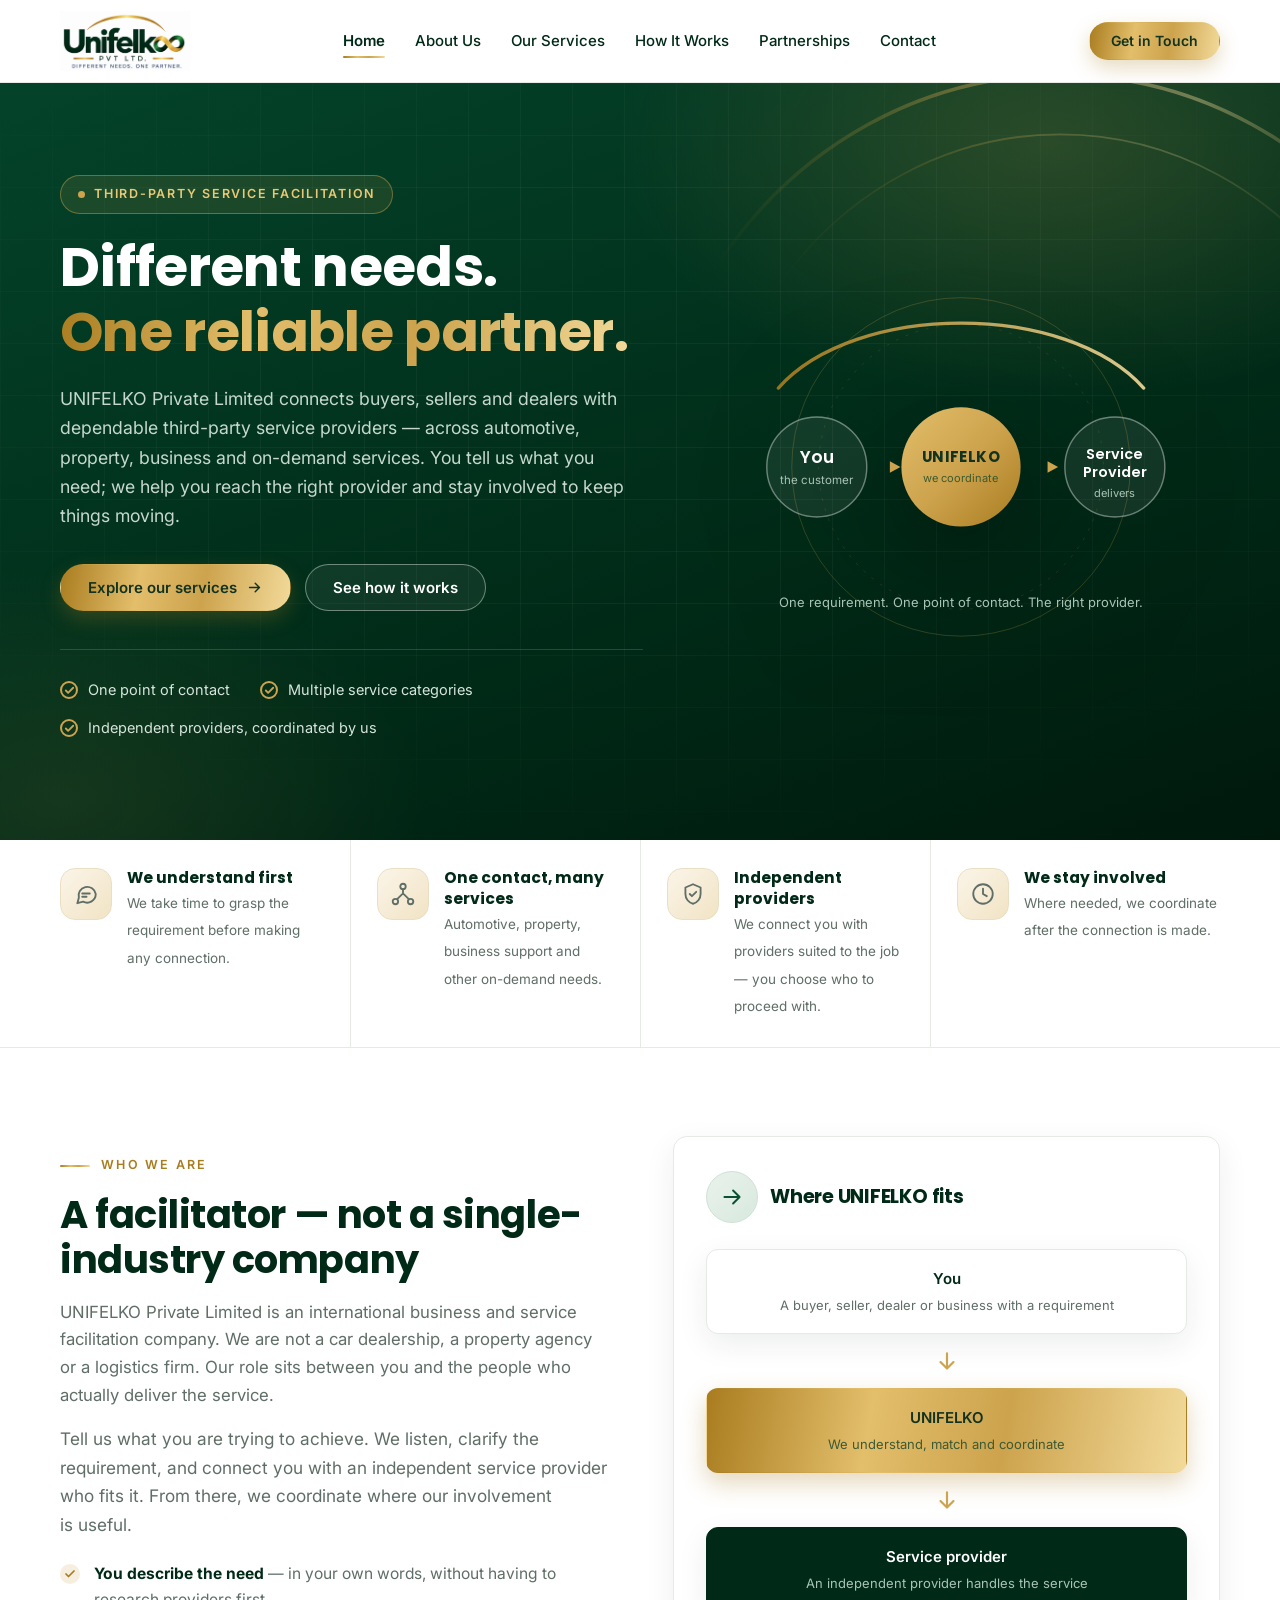
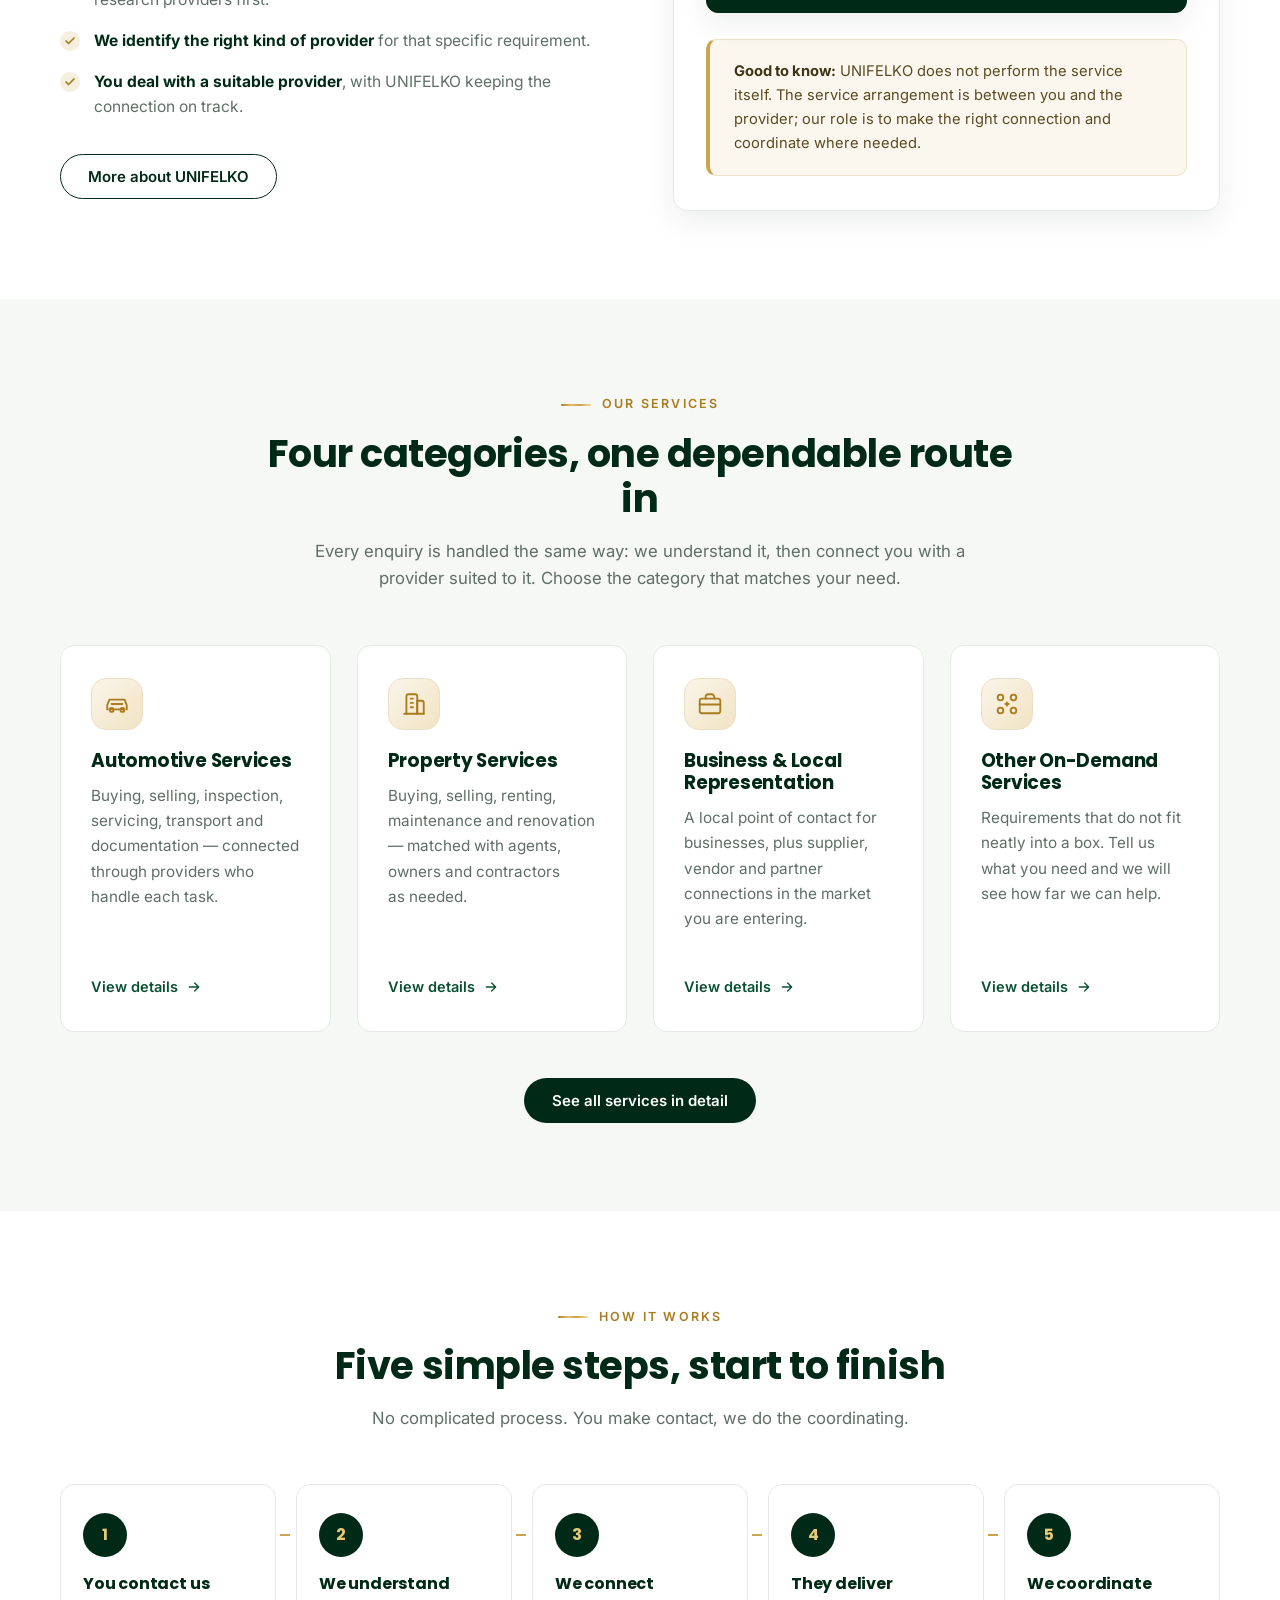
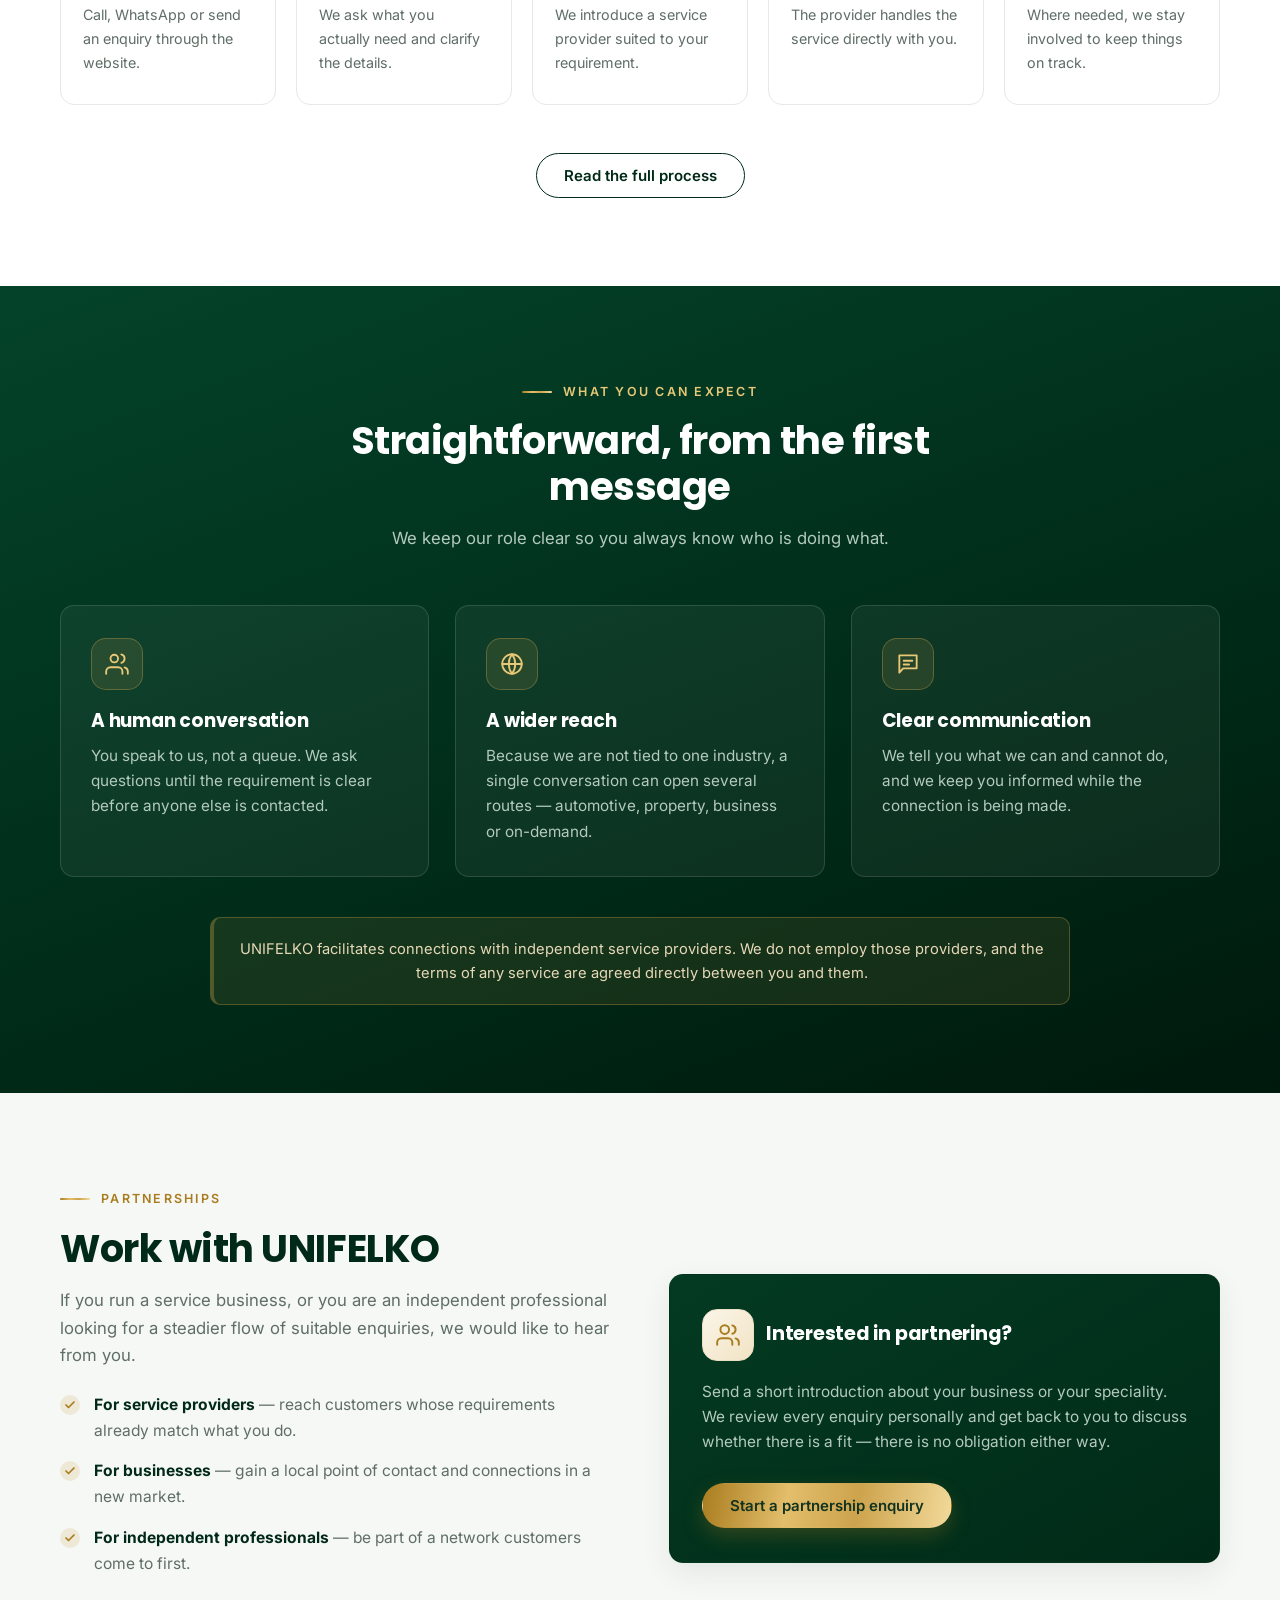
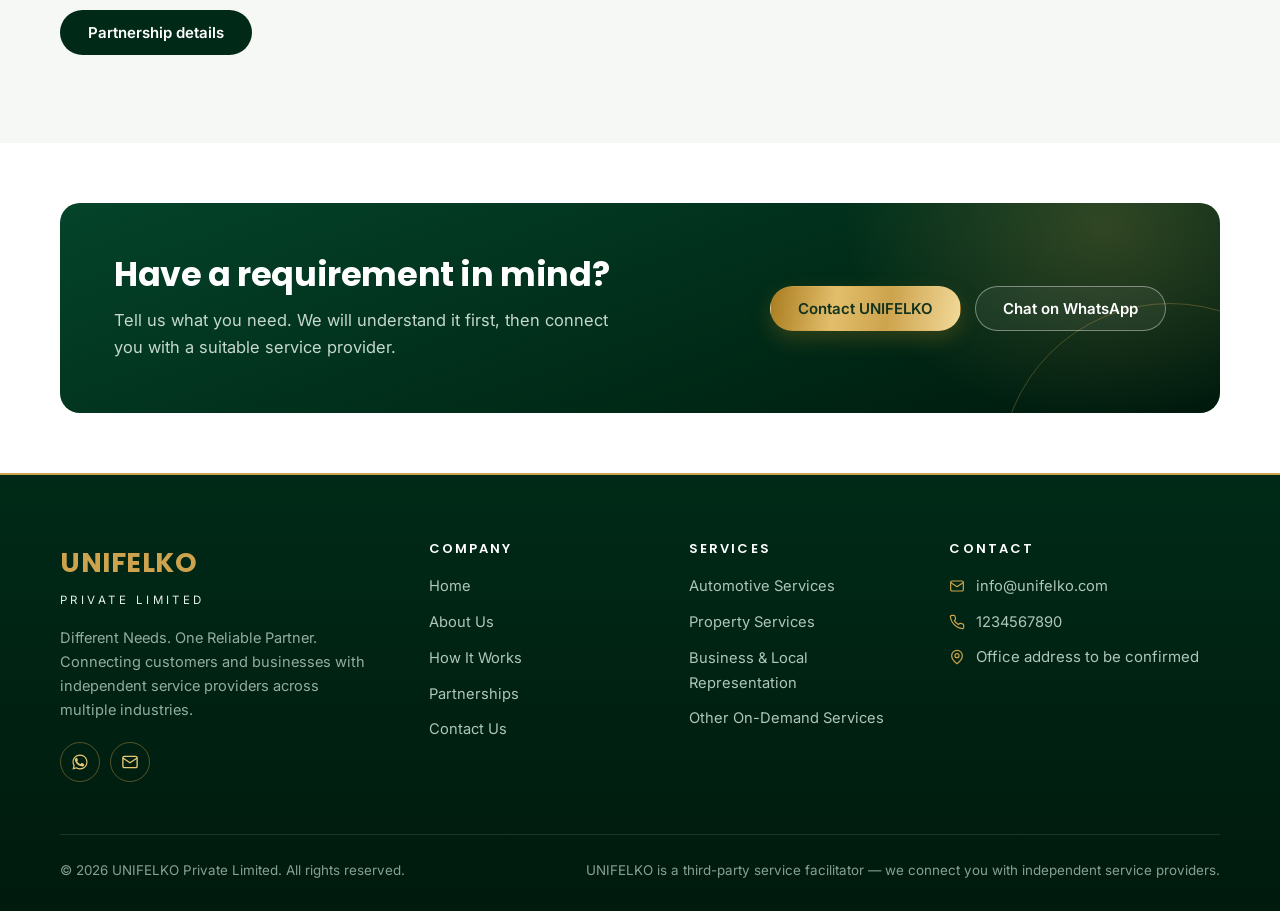
<file: index.html>
<!DOCTYPE html>
<html lang="en">
<head>
    <meta charset="utf-8">
    <meta name="viewport" content="width=device-width, initial-scale=1">
    <title>UNIFELKO Private Limited — Different Needs. One Reliable Partner.</title>
    <meta name="description" content="UNIFELKO Private Limited connects buyers, sellers and dealers with reliable third-party service providers across automotive, property, business and on-demand services.">
    <link rel="icon" href="Logo.jpg" type="image/jpeg">
    <link rel="preconnect" href="https://fonts.googleapis.com">
    <link rel="preconnect" href="https://fonts.gstatic.com" crossorigin>
    <link href="https://fonts.googleapis.com/css2?family=Inter:wght@400;500;600&family=Poppins:wght@500;600;700&display=swap" rel="stylesheet">
    <link rel="stylesheet" href="css/styles.css">
    <script>document.documentElement.classList.add('js');</script>
</head>

<body>

<a class="skip-link" href="#main">Skip to main content</a>

<!-- ================= HEADER ================= -->
<header class="site-header">
  <div class="container header-inner">
    <a class="brand" href="index.html" aria-label="UNIFELKO Private Limited — home">
      <img src="Logo.jpg" alt="UNIFELKO Private Limited — Different Needs. One Reliable Partner." width="130" height="60">
    </a>

    <nav class="nav" id="siteNav" aria-label="Main navigation">
      <a href="index.html" aria-current="page">Home</a>
      <a href="about.html">About Us</a>
      <a href="services.html">Our Services</a>
      <a href="how-it-works.html">How It Works</a>
      <a href="partnerships.html">Partnerships</a>
      <a href="contact.html">Contact</a>
      <a class="btn btn--gold btn--sm nav-cta-mobile" href="contact.html">Get in Touch</a>
    </nav>

    <div class="header-cta">
      <a class="btn btn--gold btn--sm" href="contact.html">Get in Touch</a>
      <button class="nav-toggle" type="button" aria-expanded="false" aria-controls="siteNav" aria-label="Toggle navigation menu">
        <span></span><span></span><span></span>
      </button>
    </div>
  </div>
</header>

<main id="main">

  <!-- ================= HERO ================= -->
  <section class="hero">
    <svg class="hero-arc" viewBox="0 0 600 300" aria-hidden="true" focusable="false">
      <defs>
        <linearGradient id="arcGold" x1="0" y1="0" x2="1" y2="0">
          <stop offset="0" stop-color="#A97C1F" stop-opacity="0"/>
          <stop offset=".35" stop-color="#CDA34D"/>
          <stop offset=".7" stop-color="#F2DA9A"/>
          <stop offset="1" stop-color="#CDA34D" stop-opacity="0"/>
        </linearGradient>
      </defs>
      <path d="M10 250 C 150 30, 450 30, 590 250" fill="none" stroke="url(#arcGold)" stroke-width="3"/>
      <path d="M60 268 C 180 90, 420 90, 540 268" fill="none" stroke="url(#arcGold)" stroke-width="1.5" opacity=".6"/>
    </svg>

    <div class="container hero-inner">
      <div>
        <span class="hero-badge">Third-party service facilitation</span>

        <h1>Different needs.<br><span class="gold-text">One reliable partner.</span></h1>

        <p class="hero-sub">
          UNIFELKO Private Limited connects buyers, sellers and dealers with dependable
          third-party service providers — across automotive, property, business and
          on-demand services. You tell us what you need; we help you reach the right provider
          and stay involved to keep things moving.
        </p>

        <div class="btn-row">
          <a class="btn btn--gold" href="services.html">
            Explore our services
            <svg viewBox="0 0 24 24" fill="none" stroke="currentColor" stroke-width="2" stroke-linecap="round" stroke-linejoin="round" aria-hidden="true"><path d="M5 12h14M13 6l6 6-6 6"/></svg>
          </a>
          <a class="btn btn--light" href="how-it-works.html">See how it works</a>
        </div>

        <ul class="hero-facts">
          <li>One point of contact</li>
          <li>Multiple service categories</li>
          <li>Independent providers, coordinated by us</li>
        </ul>
      </div>

      <svg class="hero-art" viewBox="0 0 520 400" role="img"
           aria-label="Diagram: you contact UNIFELKO, and UNIFELKO connects you with a suitable independent service provider.">
        <defs>
          <linearGradient id="nodeGold" x1="0" y1="0" x2="1" y2="1">
            <stop offset="0" stop-color="#E3BE6B"/>
            <stop offset=".5" stop-color="#CDA34D"/>
            <stop offset="1" stop-color="#A97C1F"/>
          </linearGradient>
          <linearGradient id="lineGold" x1="0" y1="0" x2="1" y2="0">
            <stop offset="0" stop-color="#A97C1F"/>
            <stop offset="1" stop-color="#F2DA9A"/>
          </linearGradient>
        </defs>

        <circle cx="260" cy="210" r="176" fill="none" stroke="rgba(205,163,77,.24)" stroke-width="1"/>
        <circle cx="260" cy="210" r="148" fill="none" stroke="rgba(205,163,77,.14)" stroke-width="1" stroke-dasharray="3 8"/>

        <path d="M70 128 C 150 38, 370 38, 450 128" fill="none" stroke="url(#lineGold)" stroke-width="3.5" stroke-linecap="round" opacity=".9"/>

        <path d="M168 210 H184" stroke="url(#lineGold)" stroke-width="2.5" stroke-dasharray="5 6" stroke-linecap="round"/>
        <path d="M186 204 l11 6 -11 6z" fill="#CDA34D"/>

        <path d="M328 210 H348" stroke="url(#lineGold)" stroke-width="2.5" stroke-dasharray="5 6" stroke-linecap="round"/>
        <path d="M350 204 l11 6 -11 6z" fill="#CDA34D"/>

        <circle cx="110" cy="210" r="52" fill="rgba(255,255,255,.07)" stroke="rgba(255,255,255,.4)" stroke-width="1.5"/>
        <text x="110" y="206" text-anchor="middle" fill="#FFFFFF" font-family="Poppins, sans-serif" font-size="18" font-weight="600">You</text>
        <text x="110" y="228" text-anchor="middle" fill="#A9C4B6" font-family="Inter, sans-serif" font-size="12">the customer</text>

        <circle cx="260" cy="210" r="62" fill="url(#nodeGold)"/>
        <text x="260" y="205" text-anchor="middle" fill="#12331F" font-family="Poppins, sans-serif" font-size="15.5" font-weight="700" letter-spacing="0.5">UNIFELKO</text>
        <text x="260" y="226" text-anchor="middle" fill="#3E5A2E" font-family="Inter, sans-serif" font-size="11.5">we coordinate</text>

        <circle cx="420" cy="210" r="52" fill="rgba(255,255,255,.07)" stroke="rgba(255,255,255,.4)" stroke-width="1.5"/>
        <text x="420" y="202" text-anchor="middle" fill="#FFFFFF" font-family="Poppins, sans-serif" font-size="15" font-weight="600">Service</text>
        <text x="420" y="221" text-anchor="middle" fill="#FFFFFF" font-family="Poppins, sans-serif" font-size="15" font-weight="600">Provider</text>
        <text x="420" y="241" text-anchor="middle" fill="#A9C4B6" font-family="Inter, sans-serif" font-size="11.5">delivers</text>

        <text x="260" y="356" text-anchor="middle" fill="#A9C4B6" font-family="Inter, sans-serif" font-size="13.5">One requirement. One point of contact. The right provider.</text>
      </svg>
    </div>
  </section>

  <!-- ================= TRUST BAR ================= -->
  <section class="trust-bar" aria-label="What makes UNIFELKO different">
    <div class="container">
      <div class="trust-grid">
        <div class="trust-item">
          <span class="icon-box" aria-hidden="true">
            <svg viewBox="0 0 24 24" fill="none" stroke="currentColor" stroke-width="1.7" stroke-linecap="round" stroke-linejoin="round"><path d="M21 12a8 8 0 0 1-11.6 7.1L4 20.5l1.4-5A8 8 0 1 1 21 12z"/><path d="M8.5 11.5h7M8.5 14.5h4"/></svg>
          </span>
          <div>
            <strong>We understand first</strong>
            <span>We take time to grasp the requirement before making any connection.</span>
          </div>
        </div>

        <div class="trust-item">
          <span class="icon-box" aria-hidden="true">
            <svg viewBox="0 0 24 24" fill="none" stroke="currentColor" stroke-width="1.7" stroke-linecap="round" stroke-linejoin="round"><circle cx="12" cy="5" r="2.5"/><circle cx="5" cy="19" r="2.5"/><circle cx="19" cy="19" r="2.5"/><path d="M12 7.5v4M12 11.5 6.6 16.7M12 11.5l5.4 5.2"/></svg>
          </span>
          <div>
            <strong>One contact, many services</strong>
            <span>Automotive, property, business support and other on-demand needs.</span>
          </div>
        </div>

        <div class="trust-item">
          <span class="icon-box" aria-hidden="true">
            <svg viewBox="0 0 24 24" fill="none" stroke="currentColor" stroke-width="1.7" stroke-linecap="round" stroke-linejoin="round"><path d="M12 3l7 3v6c0 4.4-3 8.1-7 9-4-.9-7-4.6-7-9V6l7-3z"/><path d="m9 12 2 2 4-4"/></svg>
          </span>
          <div>
            <strong>Independent providers</strong>
            <span>We connect you with providers suited to the job — you choose who to proceed with.</span>
          </div>
        </div>

        <div class="trust-item">
          <span class="icon-box" aria-hidden="true">
            <svg viewBox="0 0 24 24" fill="none" stroke="currentColor" stroke-width="1.7" stroke-linecap="round" stroke-linejoin="round"><circle cx="12" cy="12" r="9"/><path d="M12 7v5l3.5 2"/></svg>
          </span>
          <div>
            <strong>We stay involved</strong>
            <span>Where needed, we coordinate after the connection is made.</span>
          </div>
        </div>
      </div>
    </div>
  </section>

  <!-- ================= WHO WE ARE ================= -->
  <section class="section">
    <div class="container split split--wide">
      <div class="reveal">
        <span class="eyebrow">Who we are</span>
        <h2 class="section-title">A facilitator — not a single-industry company</h2>
        <p class="section-lead">
          UNIFELKO Private Limited is an international business and service facilitation company.
          We are not a car dealership, a property agency or a logistics firm. Our role sits
          between you and the people who actually deliver the service.
        </p>
        <p class="lead" style="margin-top:16px;">
          Tell us what you are trying to achieve. We listen, clarify the requirement, and connect
          you with an independent service provider who fits it. From there, we coordinate where
          our involvement is useful.
        </p>

        <ul class="tick-list">
          <li><strong>You describe the need</strong> — in your own words, without having to research providers first.</li>
          <li><strong>We identify the right kind of provider</strong> for that specific requirement.</li>
          <li><strong>You deal with a suitable provider</strong>, with UNIFELKO keeping the connection on track.</li>
        </ul>

        <div class="btn-row">
          <a class="btn btn--outline" href="about.html">More about UNIFELKO</a>
        </div>
      </div>

      <div class="reveal">
        <div class="panel">
          <h3>
            <span class="icon-box icon-box--green icon-box--round" aria-hidden="true">
              <svg viewBox="0 0 24 24" fill="none" stroke="currentColor" stroke-width="1.8" stroke-linecap="round" stroke-linejoin="round"><path d="M5 12h14M13 6l6 6-6 6"/></svg>
            </span>
            Where UNIFELKO fits
          </h3>

          <div class="flow flow--stack" style="margin-top:26px;">
            <div class="flow-node">You<small>A buyer, seller, dealer or business with a requirement</small></div>
            <div class="flow-arrow" aria-hidden="true"><svg viewBox="0 0 24 24" fill="none" stroke="currentColor" stroke-width="2" stroke-linecap="round" stroke-linejoin="round"><path d="M5 12h14M13 6l6 6-6 6"/></svg></div>
            <div class="flow-node flow-node--gold">UNIFELKO<small>We understand, match and coordinate</small></div>
            <div class="flow-arrow" aria-hidden="true"><svg viewBox="0 0 24 24" fill="none" stroke="currentColor" stroke-width="2" stroke-linecap="round" stroke-linejoin="round"><path d="M5 12h14M13 6l6 6-6 6"/></svg></div>
            <div class="flow-node flow-node--accent">Service provider<small>An independent provider handles the service</small></div>
          </div>

          <div class="notice" style="margin-top:26px;">
            <p><strong>Good to know:</strong> UNIFELKO does not perform the service itself.
            The service arrangement is between you and the provider; our role is to make the
            right connection and coordinate where needed.</p>
          </div>
        </div>
      </div>
    </div>
  </section>

  <!-- ================= SERVICES PREVIEW ================= -->
  <section class="section section--alt">
    <div class="container">
      <div class="section-head section-head--center reveal">
        <span class="eyebrow">Our services</span>
        <h2 class="section-title">Four categories, one dependable route in</h2>
        <p class="section-lead">
          Every enquiry is handled the same way: we understand it, then connect you with a
          provider suited to it. Choose the category that matches your need.
        </p>
      </div>

      <div class="grid grid--4" style="margin-top:52px;">

        <article class="card service-card reveal">
          <span class="icon-box" aria-hidden="true">
            <svg viewBox="0 0 24 24" fill="none" stroke="currentColor" stroke-width="1.7" stroke-linecap="round" stroke-linejoin="round"><path d="M3 17v-4l2-5h14l2 5v4"/><path d="M5 17h14"/><circle cx="7" cy="17.5" r="1.8"/><circle cx="17" cy="17.5" r="1.8"/><path d="M7 12h10"/></svg>
          </span>
          <h3>Automotive Services</h3>
          <p>Buying, selling, inspection, servicing, transport and documentation — connected through providers who handle each task.</p>
          <div class="card-foot">
            <a class="card-link" href="services.html#automotive">View details
              <svg viewBox="0 0 24 24" fill="none" stroke="currentColor" stroke-width="2" stroke-linecap="round" stroke-linejoin="round"><path d="M5 12h14M13 6l6 6-6 6"/></svg>
            </a>
          </div>
        </article>

        <article class="card service-card reveal">
          <span class="icon-box" aria-hidden="true">
            <svg viewBox="0 0 24 24" fill="none" stroke="currentColor" stroke-width="1.7" stroke-linecap="round" stroke-linejoin="round"><path d="M3 21h18"/><path d="M5 21V5a2 2 0 0 1 2-2h6a2 2 0 0 1 2 2v16"/><path d="M15 21V9h4a2 2 0 0 1 2 2v10"/><path d="M9 7h2M9 11h2M9 15h2"/></svg>
          </span>
          <h3>Property Services</h3>
          <p>Buying, selling, renting, maintenance and renovation — matched with agents, owners and contractors as needed.</p>
          <div class="card-foot">
            <a class="card-link" href="services.html#property">View details
              <svg viewBox="0 0 24 24" fill="none" stroke="currentColor" stroke-width="2" stroke-linecap="round" stroke-linejoin="round"><path d="M5 12h14M13 6l6 6-6 6"/></svg>
            </a>
          </div>
        </article>

        <article class="card service-card reveal">
          <span class="icon-box" aria-hidden="true">
            <svg viewBox="0 0 24 24" fill="none" stroke="currentColor" stroke-width="1.7" stroke-linecap="round" stroke-linejoin="round"><rect x="2.5" y="7" width="19" height="13.5" rx="2"/><path d="M16 7V5.5A2.5 2.5 0 0 0 13.5 3h-3A2.5 2.5 0 0 0 8 5.5V7"/><path d="M2.5 12.5h19"/></svg>
          </span>
          <h3>Business &amp; Local Representation</h3>
          <p>A local point of contact for businesses, plus supplier, vendor and partner connections in the market you are entering.</p>
          <div class="card-foot">
            <a class="card-link" href="services.html#business">View details
              <svg viewBox="0 0 24 24" fill="none" stroke="currentColor" stroke-width="2" stroke-linecap="round" stroke-linejoin="round"><path d="M5 12h14M13 6l6 6-6 6"/></svg>
            </a>
          </div>
        </article>

        <article class="card service-card reveal">
          <span class="icon-box" aria-hidden="true">
            <svg viewBox="0 0 24 24" fill="none" stroke="currentColor" stroke-width="1.7" stroke-linecap="round" stroke-linejoin="round"><circle cx="6" cy="6" r="2.6"/><circle cx="18" cy="6" r="2.6"/><circle cx="6" cy="18" r="2.6"/><circle cx="18" cy="18" r="2.6"/><path d="M12 10.5v3M10.5 12h3"/></svg>
          </span>
          <h3>Other On-Demand Services</h3>
          <p>Requirements that do not fit neatly into a box. Tell us what you need and we will see how far we can help.</p>
          <div class="card-foot">
            <a class="card-link" href="services.html#other">View details
              <svg viewBox="0 0 24 24" fill="none" stroke="currentColor" stroke-width="2" stroke-linecap="round" stroke-linejoin="round"><path d="M5 12h14M13 6l6 6-6 6"/></svg>
            </a>
          </div>
        </article>

      </div>

      <div class="center" style="margin-top:46px;">
        <a class="btn btn--dark" href="services.html">See all services in detail</a>
      </div>
    </div>
  </section>

  <!-- ================= HOW IT WORKS PREVIEW ================= -->
  <section class="section">
    <div class="container">
      <div class="section-head section-head--center reveal">
        <span class="eyebrow">How it works</span>
        <h2 class="section-title">Five simple steps, start to finish</h2>
        <p class="section-lead">No complicated process. You make contact, we do the coordinating.</p>
      </div>

      <div class="steps-grid" style="margin-top:52px;">
        <article class="step-card reveal">
          <div class="step-num">1</div>
          <h3>You contact us</h3>
          <p>Call, WhatsApp or send an enquiry through the website.</p>
        </article>
        <article class="step-card reveal">
          <div class="step-num">2</div>
          <h3>We understand</h3>
          <p>We ask what you actually need and clarify the details.</p>
        </article>
        <article class="step-card reveal">
          <div class="step-num">3</div>
          <h3>We connect</h3>
          <p>We introduce a service provider suited to your requirement.</p>
        </article>
        <article class="step-card reveal">
          <div class="step-num">4</div>
          <h3>They deliver</h3>
          <p>The provider handles the service directly with you.</p>
        </article>
        <article class="step-card reveal">
          <div class="step-num">5</div>
          <h3>We coordinate</h3>
          <p>Where needed, we stay involved to keep things on track.</p>
        </article>
      </div>

      <div class="center" style="margin-top:48px;">
        <a class="btn btn--outline" href="how-it-works.html">Read the full process</a>
      </div>
    </div>
  </section>

  <!-- ================= EXPECTATIONS (dark) ================= -->
  <section class="section section--dark">
    <div class="container">
      <div class="section-head section-head--center reveal">
        <span class="eyebrow">What you can expect</span>
        <h2 class="section-title">Straightforward, from the first message</h2>
        <p class="section-lead">We keep our role clear so you always know who is doing what.</p>
      </div>

      <div class="grid grid--3" style="margin-top:52px;">
        <article class="card reveal">
          <span class="icon-box" aria-hidden="true">
            <svg viewBox="0 0 24 24" fill="none" stroke="currentColor" stroke-width="1.7" stroke-linecap="round" stroke-linejoin="round"><path d="M17 21v-2a4 4 0 0 0-4-4H6a4 4 0 0 0-4 4v2"/><circle cx="9.5" cy="7" r="3.5"/><path d="M22 21v-2a4 4 0 0 0-3-3.87"/><path d="M16 3.13a4 4 0 0 1 0 7.75"/></svg>
          </span>
          <h3>A human conversation</h3>
          <p>You speak to us, not a queue. We ask questions until the requirement is clear before anyone else is contacted.</p>
        </article>

        <article class="card reveal">
          <span class="icon-box" aria-hidden="true">
            <svg viewBox="0 0 24 24" fill="none" stroke="currentColor" stroke-width="1.7" stroke-linecap="round" stroke-linejoin="round"><circle cx="12" cy="12" r="9"/><path d="M12 3a15 15 0 0 1 0 18M12 3a15 15 0 0 0 0 18M3 12h18"/></svg>
          </span>
          <h3>A wider reach</h3>
          <p>Because we are not tied to one industry, a single conversation can open several routes — automotive, property, business or on-demand.</p>
        </article>

        <article class="card reveal">
          <span class="icon-box" aria-hidden="true">
            <svg viewBox="0 0 24 24" fill="none" stroke="currentColor" stroke-width="1.7" stroke-linecap="round" stroke-linejoin="round"><path d="M4 4h16v12H7.5L4 20V4z"/><path d="M8 9h8M8 12.5h5"/></svg>
          </span>
          <h3>Clear communication</h3>
          <p>We tell you what we can and cannot do, and we keep you informed while the connection is being made.</p>
        </article>
      </div>

      <div class="notice reveal" style="margin-top:40px;max-width:860px;margin-inline:auto;text-align:center;">
        <p>UNIFELKO facilitates connections with independent service providers. We do not employ
        those providers, and the terms of any service are agreed directly between you and them.</p>
      </div>
    </div>
  </section>

  <!-- ================= PARTNERSHIPS ================= -->
  <section class="section section--alt">
    <div class="container split">
      <div class="reveal">
        <span class="eyebrow">Partnerships</span>
        <h2 class="section-title">Work with UNIFELKO</h2>
        <p class="section-lead">
          If you run a service business, or you are an independent professional looking for a
          steadier flow of suitable enquiries, we would like to hear from you.
        </p>
        <ul class="tick-list">
          <li><strong>For service providers</strong> — reach customers whose requirements already match what you do.</li>
          <li><strong>For businesses</strong> — gain a local point of contact and connections in a new market.</li>
          <li><strong>For independent professionals</strong> — be part of a network customers come to first.</li>
        </ul>
        <div class="btn-row">
          <a class="btn btn--dark" href="partnerships.html">Partnership details</a>
        </div>
      </div>

      <div class="reveal">
        <div class="panel" style="background:linear-gradient(150deg,#043A22,#002A17);border-color:transparent;color:#DCE9E2;">
          <h3 style="color:#fff;">
            <span class="icon-box" aria-hidden="true">
              <svg viewBox="0 0 24 24" fill="none" stroke="currentColor" stroke-width="1.8" stroke-linecap="round" stroke-linejoin="round"><path d="M16 21v-2a4 4 0 0 0-4-4H6a4 4 0 0 0-4 4v2"/><circle cx="9" cy="7" r="4"/><path d="M22 21v-2a4 4 0 0 0-3-3.87M16 3.13a4 4 0 0 1 0 7.75"/></svg>
            </span>
            Interested in partnering?
          </h3>
          <p style="margin-top:18px;color:#B4CABE;font-size:15.4px;">
            Send a short introduction about your business or your speciality. We review every
            enquiry personally and get back to you to discuss whether there is a fit —
            there is no obligation either way.
          </p>
          <div class="btn-row" style="margin-top:28px;">
            <a class="btn btn--gold" href="contact.html?service=partnership#enquiry">Start a partnership enquiry</a>
          </div>
        </div>
      </div>
    </div>
  </section>

  <!-- ================= CONTACT CTA ================= -->
  <section class="section section--sm">
    <div class="container">
      <div class="cta-band reveal">
        <div>
          <h2>Have a requirement in mind?</h2>
          <p>Tell us what you need. We will understand it first, then connect you with a suitable service provider.</p>
        </div>
        <div class="btn-row">
          <a class="btn btn--gold" href="contact.html">Contact UNIFELKO</a>
          <a class="btn btn--light" href="https://wa.me/919876543210?text=Hello%20UNIFELKO%2C%20I%20would%20like%20to%20enquire%20about%20your%20services." target="_blank" rel="noopener">Chat on WhatsApp</a>
        </div>
      </div>
    </div>
  </section>

</main>

<!-- ================= FOOTER ================= -->
<footer class="site-footer">
  <div class="container">
    <div class="footer-grid">
      <div class="footer-brand">
        <span class="logo-word">UNIFELKO</span>
        <span class="logo-sub">Private Limited</span>
        <p class="footer-tagline">Different Needs. One Reliable Partner. Connecting customers and businesses with independent service providers across multiple industries.</p>
        <div class="footer-social">
          <a href="https://wa.me/919876543210?text=Hello%20UNIFELKO%2C%20I%20would%20like%20to%20enquire%20about%20your%20services." target="_blank" rel="noopener" aria-label="Chat with UNIFELKO on WhatsApp">
            <svg viewBox="0 0 24 24" fill="currentColor" aria-hidden="true"><path d="M12 2C6.5 2 2 6.5 2 12c0 1.8.5 3.5 1.3 5L2 22l5.2-1.3c1.4.8 3 1.2 4.8 1.2 5.5 0 10-4.5 10-10S17.5 2 12 2zm0 18.3c-1.6 0-3.1-.4-4.4-1.2l-.3-.2-3.1.8.8-3-.2-.3c-.8-1.4-1.3-3-1.3-4.6C3.5 7.4 7.3 3.7 12 3.7s8.5 3.7 8.5 8.3-3.8 8.3-8.5 8.3z"/><path d="M16.6 14.3c-.3-.2-1.7-.9-2-1-.3-.1-.5-.2-.7.1-.2.3-.7 1-.9 1.2-.2.2-.3.2-.6.1-1.7-.9-2.9-1.6-4-3.5-.3-.5.3-.5.8-1.5.1-.2 0-.4 0-.5s-.7-1.6-.9-2.2c-.2-.6-.5-.5-.7-.5h-.6c-.2 0-.5.1-.8.4-.3.3-1 1-1 2.5s1.1 2.9 1.2 3.1c.2.2 2.2 3.3 5.3 4.6 2 .8 2.7.9 3.7.8.6-.1 1.7-.7 2-1.4.2-.7.2-1.3.2-1.4-.1-.2-.3-.3-.6-.4z"/></svg>
          </a>
          <a href="mailto:info@unifelko.com" aria-label="Email UNIFELKO">
            <svg viewBox="0 0 24 24" fill="none" stroke="currentColor" stroke-width="1.8" stroke-linecap="round" stroke-linejoin="round" aria-hidden="true"><rect x="2.5" y="4.5" width="19" height="15" rx="2"/><path d="m3 7 9 6 9-6"/></svg>
          </a>
        </div>
      </div>

      <div>
        <h4>Company</h4>
        <ul class="footer-links">
          <li><a href="index.html">Home</a></li>
          <li><a href="about.html">About Us</a></li>
          <li><a href="how-it-works.html">How It Works</a></li>
          <li><a href="partnerships.html">Partnerships</a></li>
          <li><a href="contact.html">Contact Us</a></li>
        </ul>
      </div>

      <div>
        <h4>Services</h4>
        <ul class="footer-links">
          <li><a href="services.html#automotive">Automotive Services</a></li>
          <li><a href="services.html#property">Property Services</a></li>
          <li><a href="services.html#business">Business &amp; Local Representation</a></li>
          <li><a href="services.html#other">Other On-Demand Services</a></li>
        </ul>
      </div>

      <div>
        <h4>Contact</h4>
        <ul class="footer-links footer-contact">
          <li>
            <svg viewBox="0 0 24 24" fill="none" stroke="currentColor" stroke-width="1.8" stroke-linecap="round" stroke-linejoin="round" aria-hidden="true"><rect x="2.5" y="4.5" width="19" height="15" rx="2"/><path d="m3 7 9 6 9-6"/></svg>
            <a href="mailto:info@unifelko.com">info@unifelko.com</a>
          </li>
          <li>
            <svg viewBox="0 0 24 24" fill="none" stroke="currentColor" stroke-width="1.8" stroke-linecap="round" stroke-linejoin="round" aria-hidden="true"><path d="M22 16.9v3a2 2 0 0 1-2.2 2 19.8 19.8 0 0 1-8.6-3.1 19.5 19.5 0 0 1-6-6A19.8 19.8 0 0 1 2.1 4.2 2 2 0 0 1 4.1 2h3a2 2 0 0 1 2 1.7c.1 1 .4 1.9.7 2.8a2 2 0 0 1-.5 2.1L8.1 9.9a16 16 0 0 0 6 6l1.3-1.3a2 2 0 0 1 2.1-.5c.9.4 1.8.6 2.8.8a2 2 0 0 1 1.7 2z"/></svg>
            <a href="tel:+919876543210">1234567890</a>
          </li>
          <li>
            <svg viewBox="0 0 24 24" fill="none" stroke="currentColor" stroke-width="1.8" stroke-linecap="round" stroke-linejoin="round" aria-hidden="true"><path d="M20 10c0 6-8 12-8 12s-8-6-8-12a8 8 0 0 1 16 0z"/><circle cx="12" cy="10" r="3"/></svg>
            <span>Office address to be confirmed</span>
          </li>
        </ul>
      </div>
    </div>

    <div class="footer-bottom">
      <p>&copy; <span data-year>2026</span> UNIFELKO Private Limited. All rights reserved.</p>
      <p>UNIFELKO is a third-party service facilitator — we connect you with independent service providers.</p>
    </div>
  </div>
</footer>

<script src="js/script.js"></script>
</body>
</html>
</file>
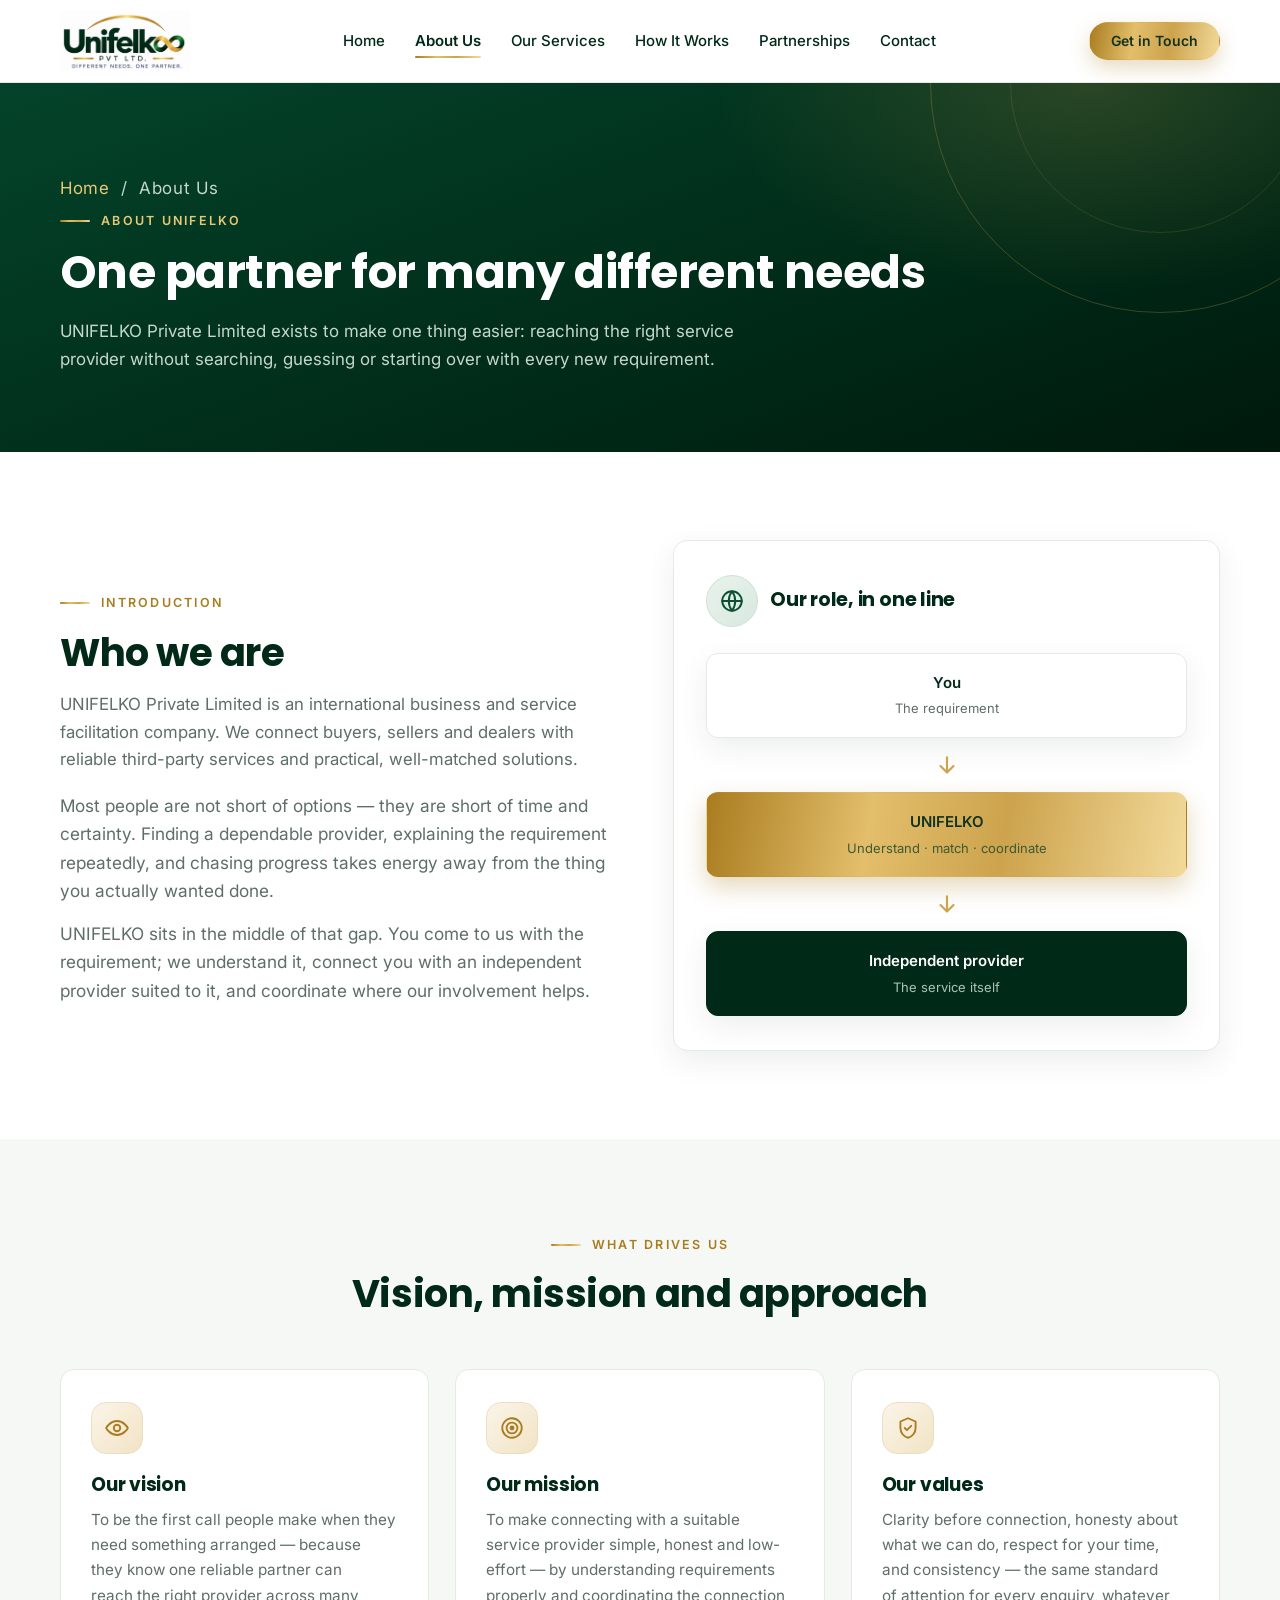
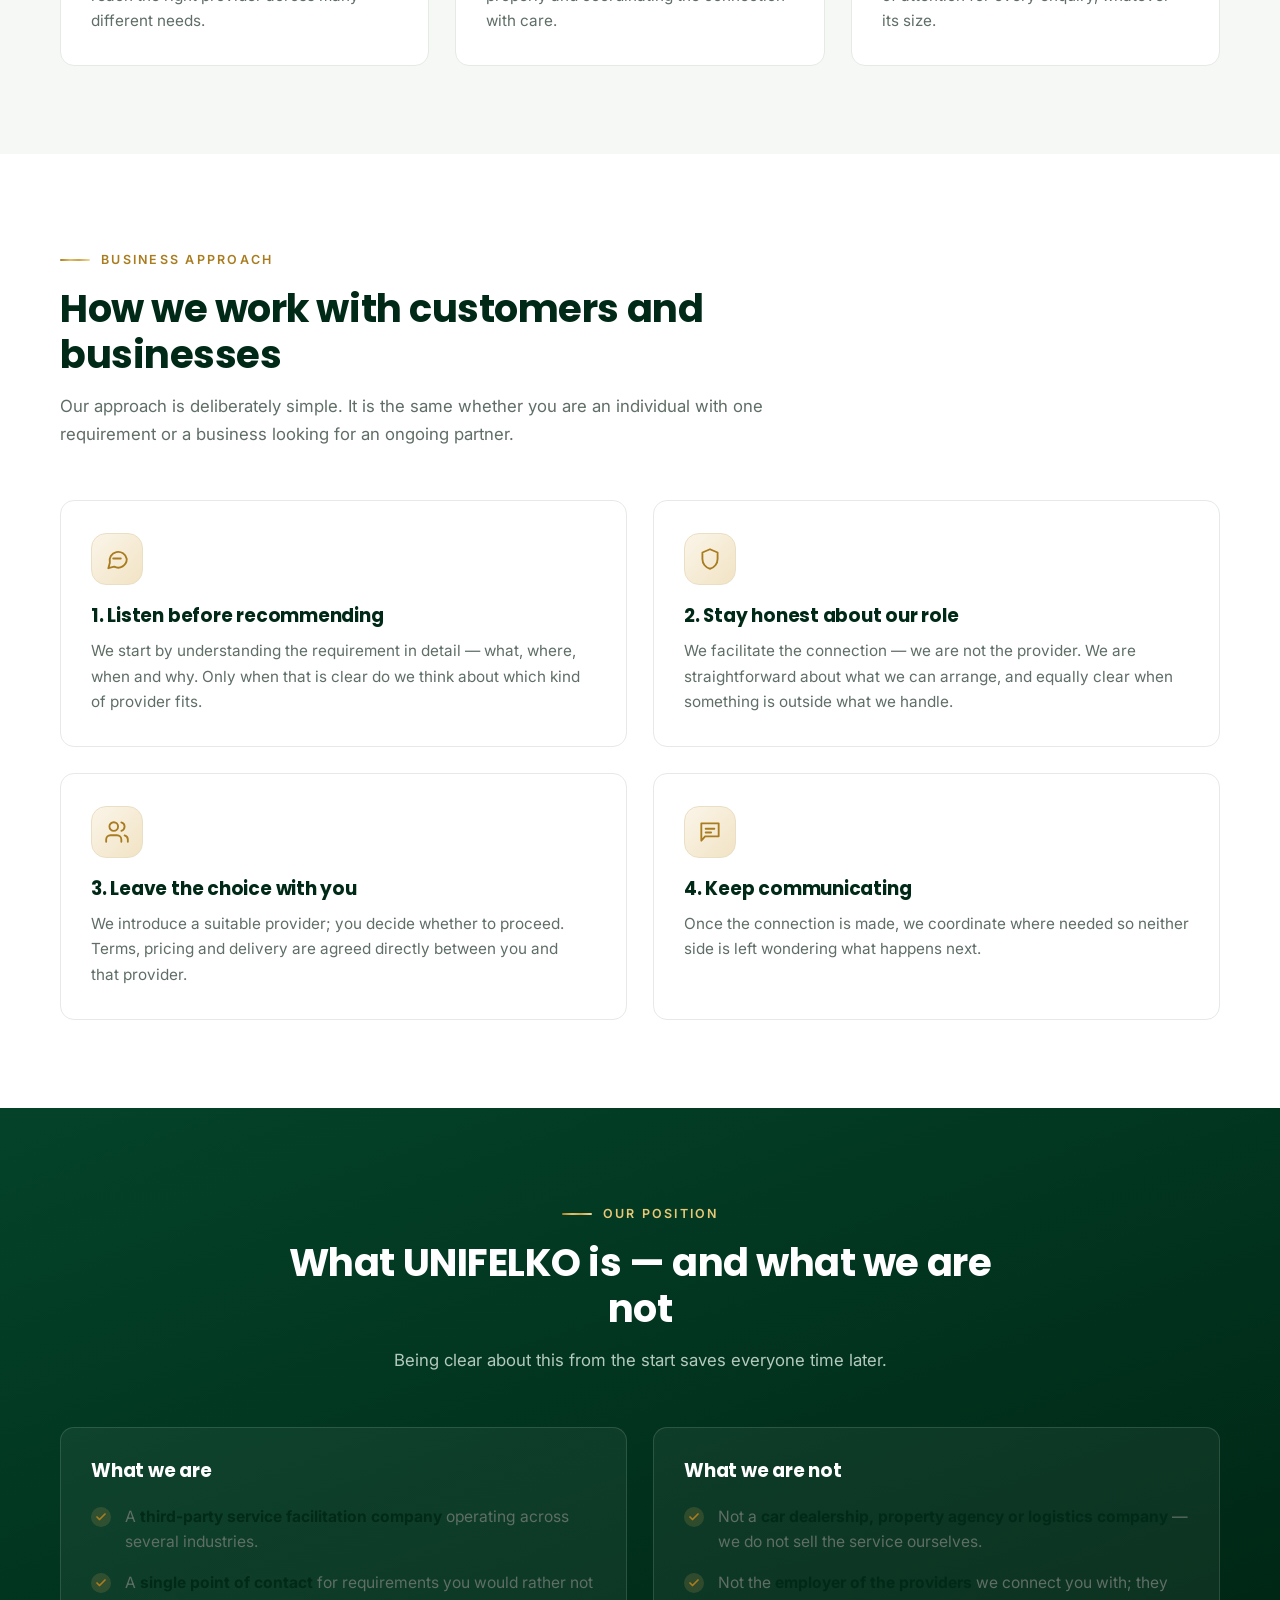
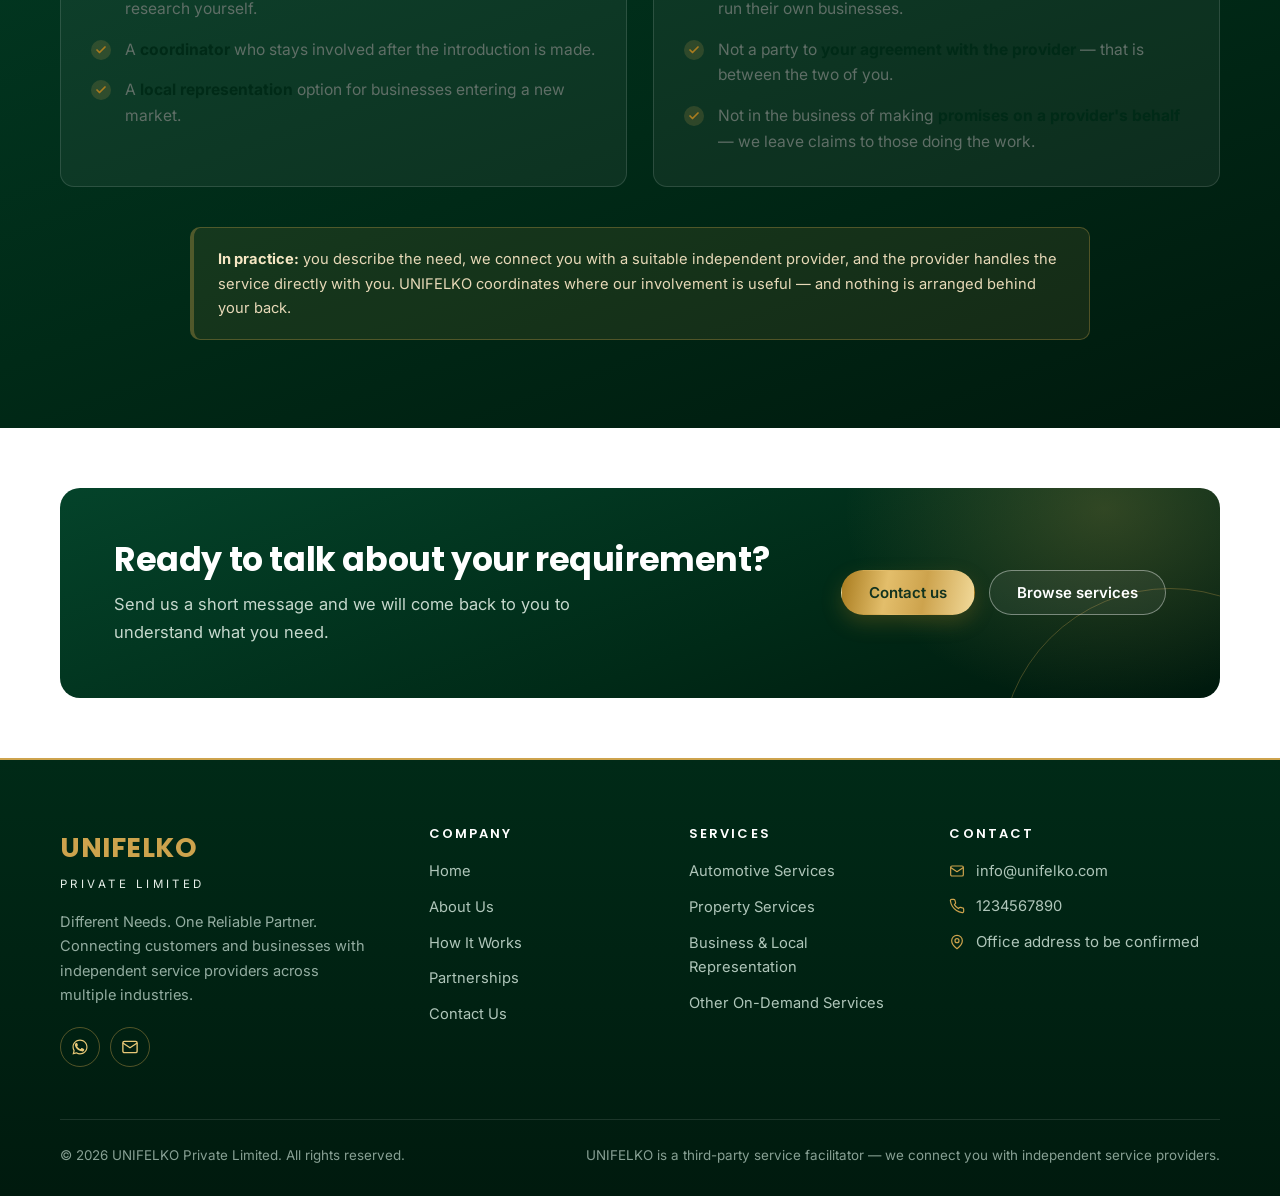
<file: about.html>
<!DOCTYPE html>
<html lang="en">
<head>
<meta charset="utf-8">
<meta name="viewport" content="width=device-width, initial-scale=1">
<title>About Us — UNIFELKO Private Limited</title>
<meta name="description" content="Learn about UNIFELKO Private Limited: who we are, our vision, our mission and our business approach as an international business and service facilitation company.">
<link rel="icon" href="Logo.jpg" type="image/jpeg">
<link rel="preconnect" href="https://fonts.googleapis.com">
<link rel="preconnect" href="https://fonts.gstatic.com" crossorigin>
<link href="https://fonts.googleapis.com/css2?family=Inter:wght@400;500;600&family=Poppins:wght@500;600;700&display=swap" rel="stylesheet">
<link rel="stylesheet" href="css/styles.css">
<script>document.documentElement.classList.add('js');</script>
</head>
<body>

<a class="skip-link" href="#main">Skip to main content</a>

<!-- ================= HEADER ================= -->
<header class="site-header">
  <div class="container header-inner">
    <a class="brand" href="index.html" aria-label="UNIFELKO Private Limited — home">
      <img src="Logo.jpg" alt="UNIFELKO Private Limited — Different Needs. One Reliable Partner." width="130" height="60">
    </a>

    <nav class="nav" id="siteNav" aria-label="Main navigation">
      <a href="index.html">Home</a>
      <a href="about.html" aria-current="page">About Us</a>
      <a href="services.html">Our Services</a>
      <a href="how-it-works.html">How It Works</a>
      <a href="partnerships.html">Partnerships</a>
      <a href="contact.html">Contact</a>
      <a class="btn btn--gold btn--sm nav-cta-mobile" href="contact.html">Get in Touch</a>
    </nav>

    <div class="header-cta">
      <a class="btn btn--gold btn--sm" href="contact.html">Get in Touch</a>
      <button class="nav-toggle" type="button" aria-expanded="false" aria-controls="siteNav" aria-label="Toggle navigation menu">
        <span></span><span></span><span></span>
      </button>
    </div>
  </div>
</header>

<main id="main">

  <!-- ================= PAGE HERO ================= -->
  <section class="page-hero">
    <div class="container">
      <p class="crumbs"><a href="index.html">Home</a> &nbsp;/&nbsp; About Us</p>
      <span class="eyebrow">About UNIFELKO</span>
      <h1>One partner for many different needs</h1>
      <p>
        UNIFELKO Private Limited exists to make one thing easier: reaching the right service
        provider without searching, guessing or starting over with every new requirement.
      </p>
    </div>
  </section>

  <!-- ================= INTRODUCTION ================= -->
  <section class="section">
    <div class="container split split--wide">
      <div class="reveal">
        <span class="eyebrow">Introduction</span>
        <h2 class="section-title">Who we are</h2>
        <p class="section-lead">
          UNIFELKO Private Limited is an international business and service facilitation company.
          We connect buyers, sellers and dealers with reliable third-party services and
          practical, well-matched solutions.
        </p>
        <p class="lead" style="margin-top:18px;">
          Most people are not short of options — they are short of time and certainty. Finding a
          dependable provider, explaining the requirement repeatedly, and chasing progress takes
          energy away from the thing you actually wanted done.
        </p>
        <p class="lead" style="margin-top:14px;">
          UNIFELKO sits in the middle of that gap. You come to us with the requirement; we
          understand it, connect you with an independent provider suited to it, and coordinate
          where our involvement helps.
        </p>
      </div>

      <div class="reveal">
        <div class="panel">
          <h3>
            <span class="icon-box icon-box--green icon-box--round" aria-hidden="true">
              <svg viewBox="0 0 24 24" fill="none" stroke="currentColor" stroke-width="1.8" stroke-linecap="round" stroke-linejoin="round"><circle cx="12" cy="12" r="9"/><path d="M12 3a15 15 0 0 1 0 18M12 3a15 15 0 0 0 0 18M3 12h18"/></svg>
            </span>
            Our role, in one line
          </h3>
          <div class="flow flow--stack" style="margin-top:26px;">
            <div class="flow-node">You<small>The requirement</small></div>
            <div class="flow-arrow" aria-hidden="true"><svg viewBox="0 0 24 24" fill="none" stroke="currentColor" stroke-width="2" stroke-linecap="round" stroke-linejoin="round"><path d="M5 12h14M13 6l6 6-6 6"/></svg></div>
            <div class="flow-node flow-node--gold">UNIFELKO<small>Understand · match · coordinate</small></div>
            <div class="flow-arrow" aria-hidden="true"><svg viewBox="0 0 24 24" fill="none" stroke="currentColor" stroke-width="2" stroke-linecap="round" stroke-linejoin="round"><path d="M5 12h14M13 6l6 6-6 6"/></svg></div>
            <div class="flow-node flow-node--accent">Independent provider<small>The service itself</small></div>
          </div>
        </div>
      </div>
    </div>
  </section>

  <!-- ================= VISION / MISSION / VALUES ================= -->
  <section class="section section--alt">
    <div class="container">
      <div class="section-head section-head--center reveal">
        <span class="eyebrow">What drives us</span>
        <h2 class="section-title">Vision, mission and approach</h2>
      </div>

      <div class="grid grid--3" style="margin-top:52px;">
        <article class="card reveal">
          <span class="icon-box" aria-hidden="true">
            <svg viewBox="0 0 24 24" fill="none" stroke="currentColor" stroke-width="1.7" stroke-linecap="round" stroke-linejoin="round"><path d="M2 12s3.5-6.5 10-6.5S22 12 22 12s-3.5 6.5-10 6.5S2 12 2 12z"/><circle cx="12" cy="12" r="3"/></svg>
          </span>
          <h3>Our vision</h3>
          <p>
            To be the first call people make when they need something arranged — because they
            know one reliable partner can reach the right provider across many different needs.
          </p>
        </article>

        <article class="card reveal">
          <span class="icon-box" aria-hidden="true">
            <svg viewBox="0 0 24 24" fill="none" stroke="currentColor" stroke-width="1.7" stroke-linecap="round" stroke-linejoin="round"><circle cx="12" cy="12" r="9"/><circle cx="12" cy="12" r="5"/><circle cx="12" cy="12" r="1.4" fill="currentColor"/></svg>
          </span>
          <h3>Our mission</h3>
          <p>
            To make connecting with a suitable service provider simple, honest and low-effort —
            by understanding requirements properly and coordinating the connection with care.
          </p>
        </article>

        <article class="card reveal">
          <span class="icon-box" aria-hidden="true">
            <svg viewBox="0 0 24 24" fill="none" stroke="currentColor" stroke-width="1.7" stroke-linecap="round" stroke-linejoin="round"><path d="M12 3l7 3v6c0 4.4-3 8.1-7 9-4-.9-7-4.6-7-9V6l7-3z"/><path d="m9 12 2 2 4-4"/></svg>
          </span>
          <h3>Our values</h3>
          <p>
            Clarity before connection, honesty about what we can do, respect for your time, and
            consistency — the same standard of attention for every enquiry, whatever its size.
          </p>
        </article>
      </div>
    </div>
  </section>

  <!-- ================= BUSINESS APPROACH ================= -->
  <section class="section">
    <div class="container">
      <div class="section-head reveal">
        <span class="eyebrow">Business approach</span>
        <h2 class="section-title">How we work with customers and businesses</h2>
        <p class="section-lead">
          Our approach is deliberately simple. It is the same whether you are an individual with
          one requirement or a business looking for an ongoing partner.
        </p>
      </div>

      <div class="grid grid--2" style="margin-top:52px;">
        <article class="card reveal">
          <span class="icon-box" aria-hidden="true">
            <svg viewBox="0 0 24 24" fill="none" stroke="currentColor" stroke-width="1.7" stroke-linecap="round" stroke-linejoin="round"><path d="M21 12a8 8 0 0 1-11.6 7.1L4 20.5l1.4-5A8 8 0 1 1 21 12z"/><path d="M8.5 11.5h7"/></svg>
          </span>
          <h3>1. Listen before recommending</h3>
          <p>
            We start by understanding the requirement in detail — what, where, when and why.
            Only when that is clear do we think about which kind of provider fits.
          </p>
        </article>

        <article class="card reveal">
          <span class="icon-box" aria-hidden="true">
            <svg viewBox="0 0 24 24" fill="none" stroke="currentColor" stroke-width="1.7" stroke-linecap="round" stroke-linejoin="round"><path d="M12 3l7 3v6c0 4.4-3 8.1-7 9-4-.9-7-4.6-7-9V6l7-3z"/></svg>
          </span>
          <h3>2. Stay honest about our role</h3>
          <p>
            We facilitate the connection — we are not the provider. We are straightforward about
            what we can arrange, and equally clear when something is outside what we handle.
          </p>
        </article>

        <article class="card reveal">
          <span class="icon-box" aria-hidden="true">
            <svg viewBox="0 0 24 24" fill="none" stroke="currentColor" stroke-width="1.7" stroke-linecap="round" stroke-linejoin="round"><path d="M16 21v-2a4 4 0 0 0-4-4H6a4 4 0 0 0-4 4v2"/><circle cx="9" cy="7" r="4"/><path d="M22 21v-2a4 4 0 0 0-3-3.87M16 3.13a4 4 0 0 1 0 7.75"/></svg>
          </span>
          <h3>3. Leave the choice with you</h3>
          <p>
            We introduce a suitable provider; you decide whether to proceed. Terms, pricing and
            delivery are agreed directly between you and that provider.
          </p>
        </article>

        <article class="card reveal">
          <span class="icon-box" aria-hidden="true">
            <svg viewBox="0 0 24 24" fill="none" stroke="currentColor" stroke-width="1.7" stroke-linecap="round" stroke-linejoin="round"><path d="M4 4h16v12H7.5L4 20V4z"/><path d="M8 9h8M8 12.5h5"/></svg>
          </span>
          <h3>4. Keep communicating</h3>
          <p>
            Once the connection is made, we coordinate where needed so neither side is left
            wondering what happens next.
          </p>
        </article>
      </div>
    </div>
  </section>

  <!-- ================= WHAT WE ARE / ARE NOT ================= -->
  <section class="section section--dark">
    <div class="container">
      <div class="section-head section-head--center reveal">
        <span class="eyebrow">Our position</span>
        <h2 class="section-title">What UNIFELKO is — and what we are not</h2>
        <p class="section-lead">
          Being clear about this from the start saves everyone time later.
        </p>
      </div>

      <div class="grid grid--2" style="margin-top:52px;">
        <div class="card reveal">
          <h3 style="margin-top:0;">What we are</h3>
          <ul class="tick-list">
            <li>A <strong>third-party service facilitation company</strong> operating across several industries.</li>
            <li>A <strong>single point of contact</strong> for requirements you would rather not research yourself.</li>
            <li>A <strong>coordinator</strong> who stays involved after the introduction is made.</li>
            <li>A <strong>local representation</strong> option for businesses entering a new market.</li>
          </ul>
        </div>

        <div class="card reveal">
          <h3 style="margin-top:0;">What we are not</h3>
          <ul class="tick-list">
            <li>Not a <strong>car dealership, property agency or logistics company</strong> — we do not sell the service ourselves.</li>
            <li>Not the <strong>employer of the providers</strong> we connect you with; they run their own businesses.</li>
            <li>Not a party to <strong>your agreement with the provider</strong> — that is between the two of you.</li>
            <li>Not in the business of making <strong>promises on a provider's behalf</strong> — we leave claims to those doing the work.</li>
          </ul>
        </div>
      </div>

      <div class="notice reveal" style="margin-top:40px;max-width:900px;margin-inline:auto;">
        <p><strong>In practice:</strong> you describe the need, we connect you with a suitable
        independent provider, and the provider handles the service directly with you. UNIFELKO
        coordinates where our involvement is useful — and nothing is arranged behind your back.</p>
      </div>
    </div>
  </section>

  <!-- ================= CTA ================= -->
  <section class="section section--sm">
    <div class="container">
      <div class="cta-band reveal">
        <div>
          <h2>Ready to talk about your requirement?</h2>
          <p>Send us a short message and we will come back to you to understand what you need.</p>
        </div>
        <div class="btn-row">
          <a class="btn btn--gold" href="contact.html">Contact us</a>
          <a class="btn btn--light" href="services.html">Browse services</a>
        </div>
      </div>
    </div>
  </section>

</main>

<!-- ================= FOOTER ================= -->
<footer class="site-footer">
  <div class="container">
    <div class="footer-grid">
      <div class="footer-brand">
        <span class="logo-word">UNIFELKO</span>
        <span class="logo-sub">Private Limited</span>
        <p class="footer-tagline">Different Needs. One Reliable Partner. Connecting customers and businesses with independent service providers across multiple industries.</p>
        <div class="footer-social">
          <a href="https://wa.me/919876543210?text=Hello%20UNIFELKO%2C%20I%20would%20like%20to%20enquire%20about%20your%20services." target="_blank" rel="noopener" aria-label="Chat with UNIFELKO on WhatsApp">
            <svg viewBox="0 0 24 24" fill="currentColor" aria-hidden="true"><path d="M12 2C6.5 2 2 6.5 2 12c0 1.8.5 3.5 1.3 5L2 22l5.2-1.3c1.4.8 3 1.2 4.8 1.2 5.5 0 10-4.5 10-10S17.5 2 12 2zm0 18.3c-1.6 0-3.1-.4-4.4-1.2l-.3-.2-3.1.8.8-3-.2-.3c-.8-1.4-1.3-3-1.3-4.6C3.5 7.4 7.3 3.7 12 3.7s8.5 3.7 8.5 8.3-3.8 8.3-8.5 8.3z"/><path d="M16.6 14.3c-.3-.2-1.7-.9-2-1-.3-.1-.5-.2-.7.1-.2.3-.7 1-.9 1.2-.2.2-.3.2-.6.1-1.7-.9-2.9-1.6-4-3.5-.3-.5.3-.5.8-1.5.1-.2 0-.4 0-.5s-.7-1.6-.9-2.2c-.2-.6-.5-.5-.7-.5h-.6c-.2 0-.5.1-.8.4-.3.3-1 1-1 2.5s1.1 2.9 1.2 3.1c.2.2 2.2 3.3 5.3 4.6 2 .8 2.7.9 3.7.8.6-.1 1.7-.7 2-1.4.2-.7.2-1.3.2-1.4-.1-.2-.3-.3-.6-.4z"/></svg>
          </a>
          <a href="mailto:info@unifelko.com" aria-label="Email UNIFELKO">
            <svg viewBox="0 0 24 24" fill="none" stroke="currentColor" stroke-width="1.8" stroke-linecap="round" stroke-linejoin="round" aria-hidden="true"><rect x="2.5" y="4.5" width="19" height="15" rx="2"/><path d="m3 7 9 6 9-6"/></svg>
          </a>
        </div>
      </div>

      <div>
        <h4>Company</h4>
        <ul class="footer-links">
          <li><a href="index.html">Home</a></li>
          <li><a href="about.html">About Us</a></li>
          <li><a href="how-it-works.html">How It Works</a></li>
          <li><a href="partnerships.html">Partnerships</a></li>
          <li><a href="contact.html">Contact Us</a></li>
        </ul>
      </div>

      <div>
        <h4>Services</h4>
        <ul class="footer-links">
          <li><a href="services.html#automotive">Automotive Services</a></li>
          <li><a href="services.html#property">Property Services</a></li>
          <li><a href="services.html#business">Business &amp; Local Representation</a></li>
          <li><a href="services.html#other">Other On-Demand Services</a></li>
        </ul>
      </div>

      <div>
        <h4>Contact</h4>
        <ul class="footer-links footer-contact">
          <li>
            <svg viewBox="0 0 24 24" fill="none" stroke="currentColor" stroke-width="1.8" stroke-linecap="round" stroke-linejoin="round" aria-hidden="true"><rect x="2.5" y="4.5" width="19" height="15" rx="2"/><path d="m3 7 9 6 9-6"/></svg>
            <a href="mailto:info@unifelko.com">info@unifelko.com</a>
          </li>
          <li>
            <svg viewBox="0 0 24 24" fill="none" stroke="currentColor" stroke-width="1.8" stroke-linecap="round" stroke-linejoin="round" aria-hidden="true"><path d="M22 16.9v3a2 2 0 0 1-2.2 2 19.8 19.8 0 0 1-8.6-3.1 19.5 19.5 0 0 1-6-6A19.8 19.8 0 0 1 2.1 4.2 2 2 0 0 1 4.1 2h3a2 2 0 0 1 2 1.7c.1 1 .4 1.9.7 2.8a2 2 0 0 1-.5 2.1L8.1 9.9a16 16 0 0 0 6 6l1.3-1.3a2 2 0 0 1 2.1-.5c.9.4 1.8.6 2.8.8a2 2 0 0 1 1.7 2z"/></svg>
            <a href="tel:+919876543210">1234567890</a>
          </li>
          <li>
            <svg viewBox="0 0 24 24" fill="none" stroke="currentColor" stroke-width="1.8" stroke-linecap="round" stroke-linejoin="round" aria-hidden="true"><path d="M20 10c0 6-8 12-8 12s-8-6-8-12a8 8 0 0 1 16 0z"/><circle cx="12" cy="10" r="3"/></svg>
            <span>Office address to be confirmed</span>
          </li>
        </ul>
      </div>
    </div>

    <div class="footer-bottom">
      <p>&copy; <span data-year>2026</span> UNIFELKO Private Limited. All rights reserved.</p>
      <p>UNIFELKO is a third-party service facilitator — we connect you with independent service providers.</p>
    </div>
  </div>
</footer>

<script src="js/script.js"></script>
</body>
</html>
</file>
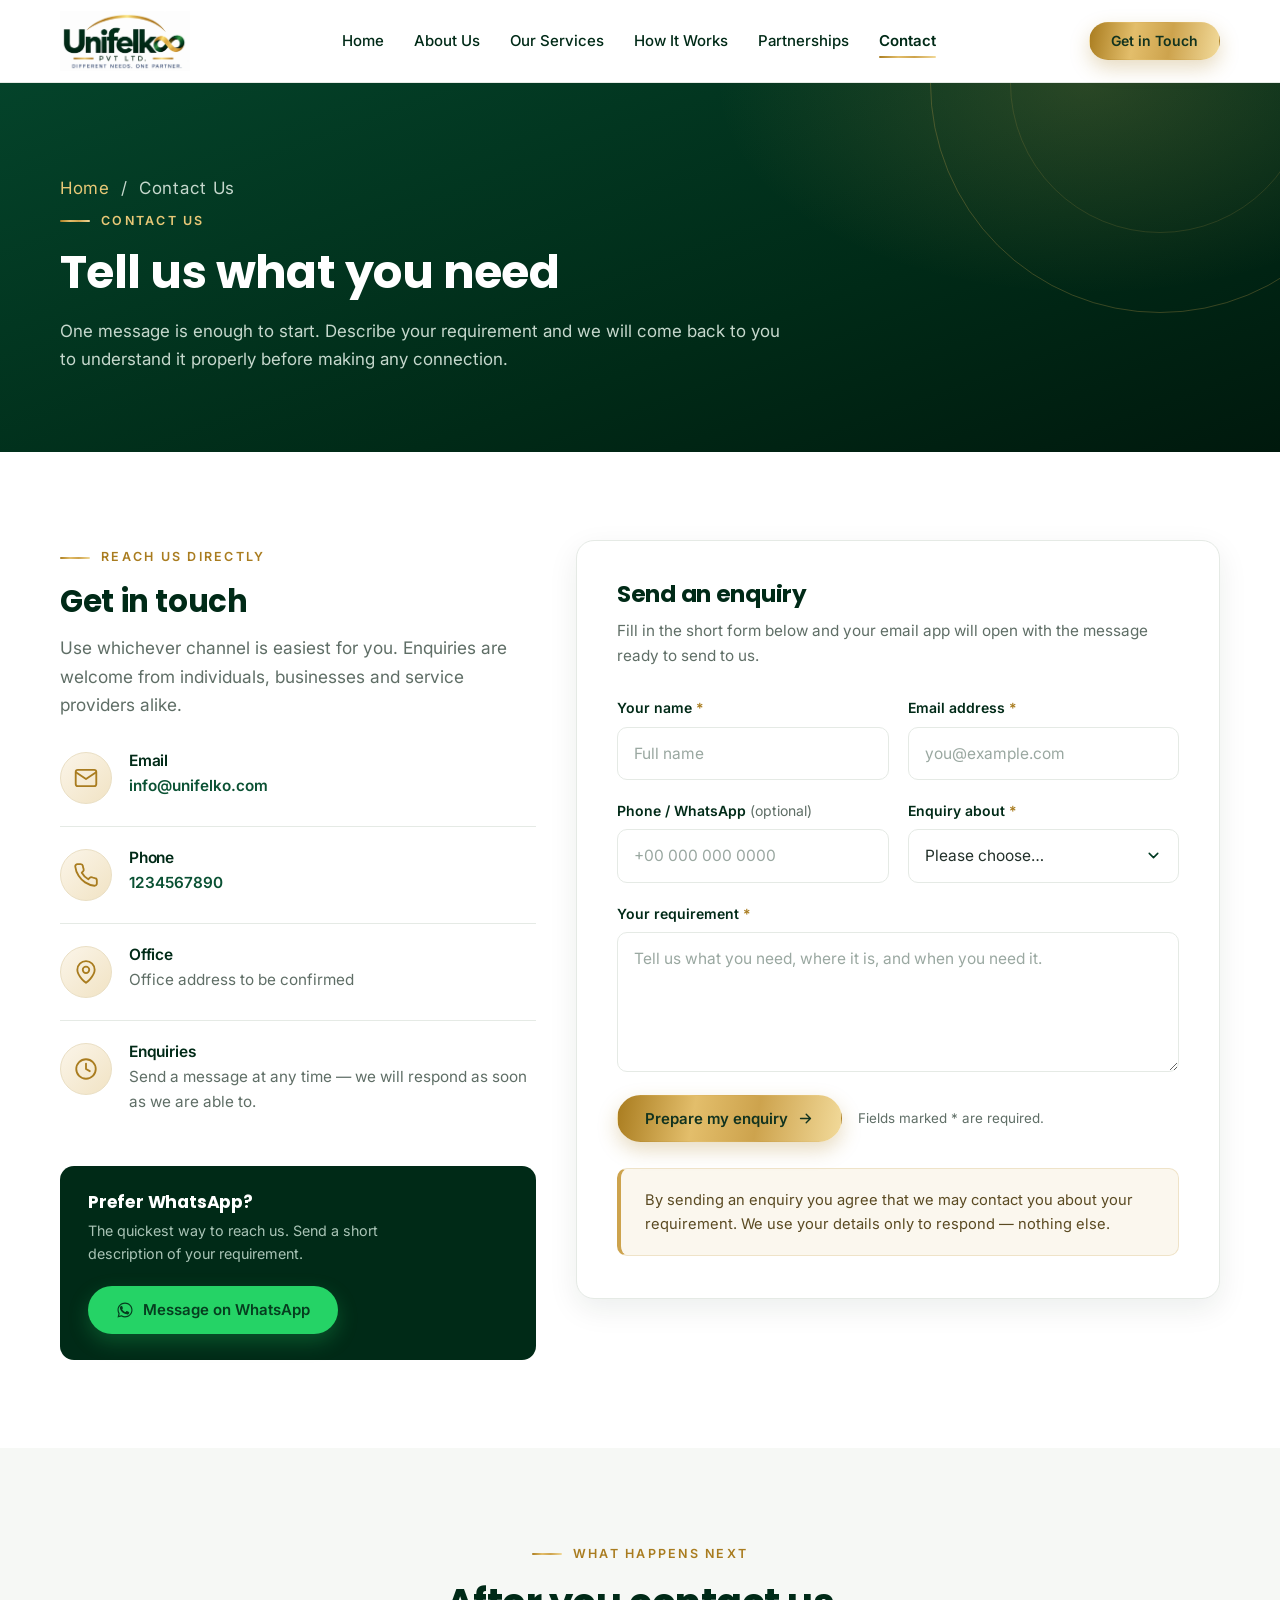
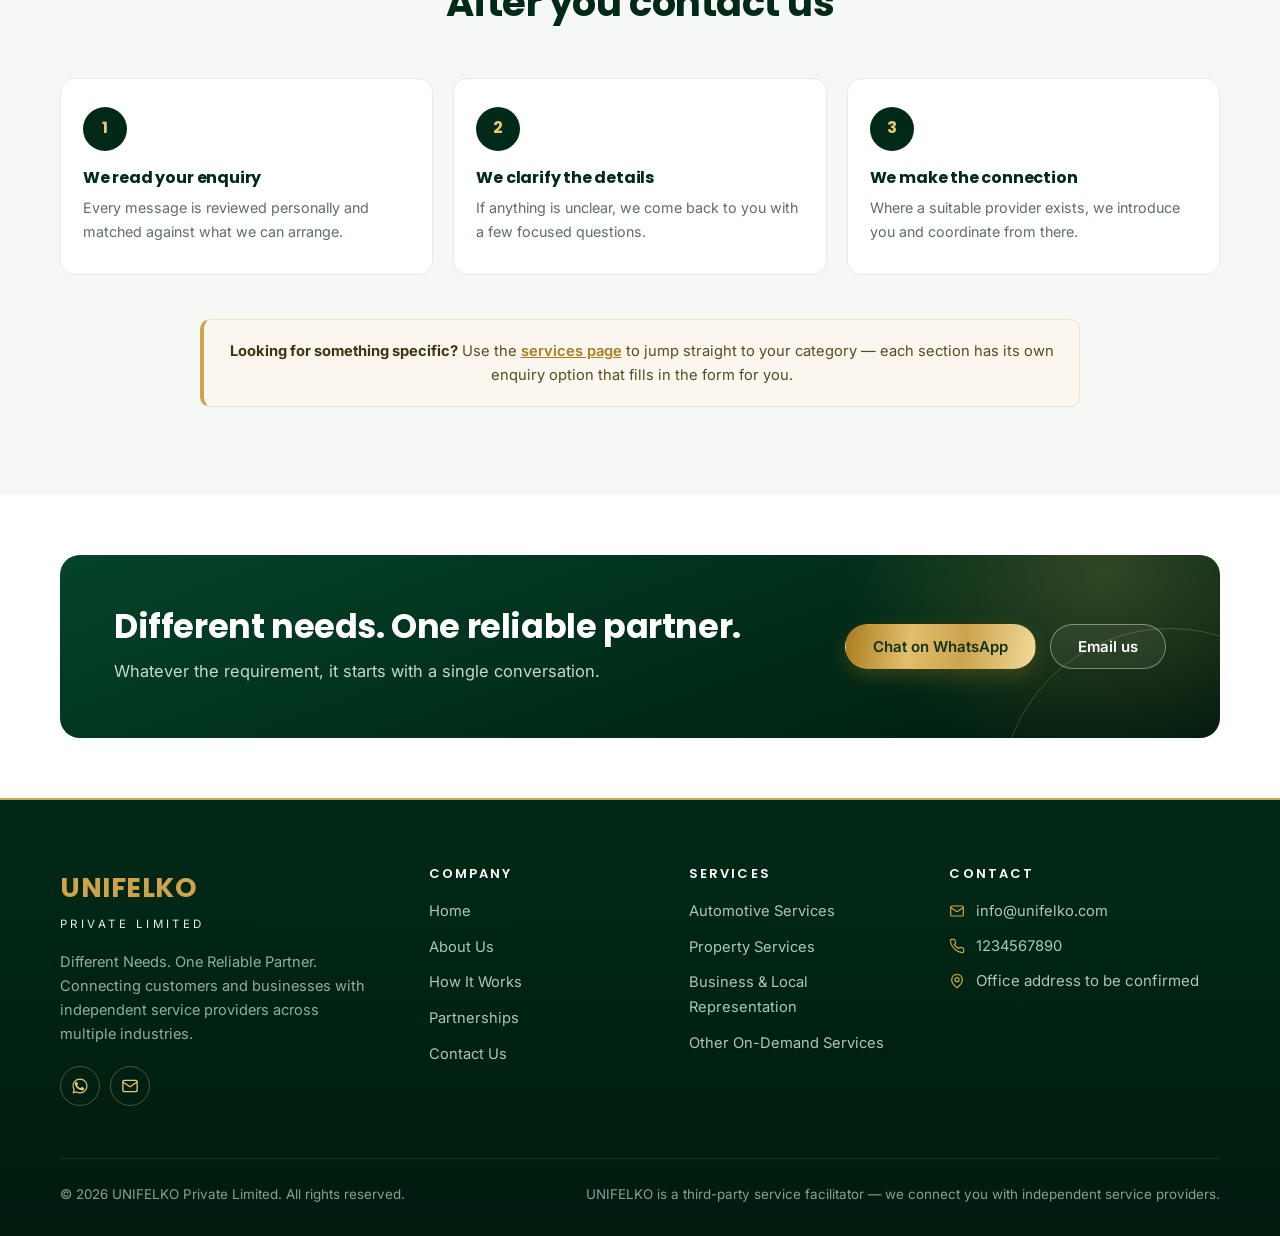
<file: contact.html>
<!DOCTYPE html>
<html lang="en">
<head>
<meta charset="utf-8">
<meta name="viewport" content="width=device-width, initial-scale=1">
<title>Contact Us — UNIFELKO Private Limited</title>
<meta name="description" content="Contact UNIFELKO Private Limited by email, phone, WhatsApp or the enquiry form. Tell us your requirement and we will connect you with a suitable service provider.">
<link rel="icon" href="Logo.jpg" type="image/jpeg">
<link rel="preconnect" href="https://fonts.googleapis.com">
<link rel="preconnect" href="https://fonts.gstatic.com" crossorigin>
<link href="https://fonts.googleapis.com/css2?family=Inter:wght@400;500;600&family=Poppins:wght@500;600;700&display=swap" rel="stylesheet">
<link rel="stylesheet" href="css/styles.css">
<script>document.documentElement.classList.add('js');</script>
</head>
<body>

<a class="skip-link" href="#main">Skip to main content</a>

<!-- ================= HEADER ================= -->
<header class="site-header">
  <div class="container header-inner">
    <a class="brand" href="index.html" aria-label="UNIFELKO Private Limited — home">
      <img src="Logo.jpg" alt="UNIFELKO Private Limited — Different Needs. One Reliable Partner." width="130" height="60">
    </a>

    <nav class="nav" id="siteNav" aria-label="Main navigation">
      <a href="index.html">Home</a>
      <a href="about.html">About Us</a>
      <a href="services.html">Our Services</a>
      <a href="how-it-works.html">How It Works</a>
      <a href="partnerships.html">Partnerships</a>
      <a href="contact.html" aria-current="page">Contact</a>
      <a class="btn btn--gold btn--sm nav-cta-mobile" href="contact.html">Get in Touch</a>
    </nav>

    <div class="header-cta">
      <a class="btn btn--gold btn--sm" href="contact.html">Get in Touch</a>
      <button class="nav-toggle" type="button" aria-expanded="false" aria-controls="siteNav" aria-label="Toggle navigation menu">
        <span></span><span></span><span></span>
      </button>
    </div>
  </div>
</header>

<main id="main">

  <!-- ================= PAGE HERO ================= -->
  <section class="page-hero">
    <div class="container">
      <p class="crumbs"><a href="index.html">Home</a> &nbsp;/&nbsp; Contact Us</p>
      <span class="eyebrow">Contact us</span>
      <h1>Tell us what you need</h1>
      <p>
        One message is enough to start. Describe your requirement and we will come back to you
        to understand it properly before making any connection.
      </p>
    </div>
  </section>

  <!-- ================= CONTACT ================= -->
  <section class="section" id="enquiry">
    <div class="container contact-grid">

      <!-- ---------- Left: contact details ---------- -->
      <div class="reveal">
        <span class="eyebrow">Reach us directly</span>
        <h2 class="section-title" style="font-size:clamp(1.5rem,2.4vw,2rem);">Get in touch</h2>
        <p class="lead" style="margin-top:14px;">
          Use whichever channel is easiest for you. Enquiries are welcome from individuals,
          businesses and service providers alike.
        </p>

        <div style="margin-top:32px;">
          <div class="contact-item">
            <span class="icon-box icon-box--round" aria-hidden="true">
              <svg viewBox="0 0 24 24" fill="none" stroke="currentColor" stroke-width="1.7" stroke-linecap="round" stroke-linejoin="round"><rect x="2.5" y="4.5" width="19" height="15" rx="2"/><path d="m3 7 9 6 9-6"/></svg>
            </span>
            <div>
              <h3>Email</h3>
              <p><a href="mailto:info@unifelko.com">info@unifelko.com</a></p>
            </div>
          </div>

          <div class="contact-item">
            <span class="icon-box icon-box--round" aria-hidden="true">
              <svg viewBox="0 0 24 24" fill="none" stroke="currentColor" stroke-width="1.7" stroke-linecap="round" stroke-linejoin="round"><path d="M22 16.9v3a2 2 0 0 1-2.2 2 19.8 19.8 0 0 1-8.6-3.1 19.5 19.5 0 0 1-6-6A19.8 19.8 0 0 1 2.1 4.2 2 2 0 0 1 4.1 2h3a2 2 0 0 1 2 1.7c.1 1 .4 1.9.7 2.8a2 2 0 0 1-.5 2.1L8.1 9.9a16 16 0 0 0 6 6l1.3-1.3a2 2 0 0 1 2.1-.5c.9.4 1.8.6 2.8.8a2 2 0 0 1 1.7 2z"/></svg>
            </span>
            <div>
              <h3>Phone</h3>
              <p><a href="tel:+919876543210">1234567890</a></p>
            </div>
          </div>

          <div class="contact-item">
            <span class="icon-box icon-box--round" aria-hidden="true">
              <svg viewBox="0 0 24 24" fill="none" stroke="currentColor" stroke-width="1.7" stroke-linecap="round" stroke-linejoin="round"><path d="M20 10c0 6-8 12-8 12s-8-6-8-12a8 8 0 0 1 16 0z"/><circle cx="12" cy="10" r="3"/></svg>
            </span>
            <div>
              <h3>Office</h3>
              <p>Office address to be confirmed</p>
            </div>
          </div>

          <div class="contact-item">
            <span class="icon-box icon-box--round" aria-hidden="true">
              <svg viewBox="0 0 24 24" fill="none" stroke="currentColor" stroke-width="1.7" stroke-linecap="round" stroke-linejoin="round"><circle cx="12" cy="12" r="9"/><path d="M12 7v5l3.5 2"/></svg>
            </span>
            <div>
              <h3>Enquiries</h3>
              <p>Send a message at any time — we will respond as soon as we are able to.</p>
            </div>
          </div>
        </div>

        <div class="whatsapp-block">
          <div>
            <h3>Prefer WhatsApp?</h3>
            <p>The quickest way to reach us. Send a short description of your requirement.</p>
          </div>
          <a class="btn" href="https://wa.me/919876543210?text=Hello%20UNIFELKO%2C%20I%20would%20like%20to%20enquire%20about%20your%20services." target="_blank" rel="noopener">
            <svg viewBox="0 0 24 24" fill="currentColor" aria-hidden="true" style="width:18px;height:18px;"><path d="M12 2C6.5 2 2 6.5 2 12c0 1.8.5 3.5 1.3 5L2 22l5.2-1.3c1.4.8 3 1.2 4.8 1.2 5.5 0 10-4.5 10-10S17.5 2 12 2zm0 18.3c-1.6 0-3.1-.4-4.4-1.2l-.3-.2-3.1.8.8-3-.2-.3c-.8-1.4-1.3-3-1.3-4.6C3.5 7.4 7.3 3.7 12 3.7s8.5 3.7 8.5 8.3-3.8 8.3-8.5 8.3z"/><path d="M16.6 14.3c-.3-.2-1.7-.9-2-1-.3-.1-.5-.2-.7.1-.2.3-.7 1-.9 1.2-.2.2-.3.2-.6.1-1.7-.9-2.9-1.6-4-3.5-.3-.5.3-.5.8-1.5.1-.2 0-.4 0-.5s-.7-1.6-.9-2.2c-.2-.6-.5-.5-.7-.5h-.6c-.2 0-.5.1-.8.4-.3.3-1 1-1 2.5s1.1 2.9 1.2 3.1c.2.2 2.2 3.3 5.3 4.6 2 .8 2.7.9 3.7.8.6-.1 1.7-.7 2-1.4.2-.7.2-1.3.2-1.4-.1-.2-.3-.3-.6-.4z"/></svg>
            Message on WhatsApp
          </a>
        </div>
      </div>

      <!-- ---------- Right: enquiry form ---------- -->
      <div class="reveal">
        <div class="form-card">
          <h2>Send an enquiry</h2>
          <p>Fill in the short form below and your email app will open with the message ready to send to us.</p>

          <div class="form-status" id="formStatus" role="status" aria-live="polite"></div>

          <form class="form" id="enquiryForm" data-mailto="info@unifelko.com" novalidate>
            <div class="form-row">
              <div class="field">
                <label for="name">Your name <span class="req" aria-hidden="true">*</span></label>
                <input class="input" type="text" id="name" name="name" autocomplete="name" placeholder="Full name" required>
                <span class="error-msg"></span>
              </div>

              <div class="field">
                <label for="email">Email address <span class="req" aria-hidden="true">*</span></label>
                <input class="input" type="email" id="email" name="email" autocomplete="email" placeholder="you@example.com" required>
                <span class="error-msg"></span>
              </div>
            </div>

            <div class="form-row">
              <div class="field">
                <label for="phone">Phone / WhatsApp <span class="muted" style="font-weight:400;">(optional)</span></label>
                <input class="input" type="tel" id="phone" name="phone" autocomplete="tel" placeholder="+00 000 000 0000">
                <span class="error-msg"></span>
              </div>

              <div class="field">
                <label for="service">Enquiry about <span class="req" aria-hidden="true">*</span></label>
                <select class="select" id="service" name="service" required>
                  <option value="">Please choose…</option>
                  <option value="automotive">Automotive services</option>
                  <option value="property">Property services</option>
                  <option value="business">Business &amp; local representation</option>
                  <option value="other">Other on-demand services</option>
                  <option value="partnership">Partnership / work with us</option>
                  <option value="general">General enquiry</option>
                </select>
                <span class="error-msg"></span>
              </div>
            </div>

            <div class="field">
              <label for="message">Your requirement <span class="req" aria-hidden="true">*</span></label>
              <textarea class="textarea" id="message" name="message" placeholder="Tell us what you need, where it is, and when you need it." required></textarea>
              <span class="error-msg"></span>
            </div>

            <div class="form-foot">
              <button class="btn btn--gold" type="submit">
                Prepare my enquiry
                <svg viewBox="0 0 24 24" fill="none" stroke="currentColor" stroke-width="2" stroke-linecap="round" stroke-linejoin="round" aria-hidden="true"><path d="M5 12h14M13 6l6 6-6 6"/></svg>
              </button>
              <span class="form-hint">Fields marked * are required.</span>
            </div>
          </form>

          <div class="notice" style="margin-top:26px;">
            <p>By sending an enquiry you agree that we may contact you about your requirement.
            We use your details only to respond — nothing else.</p>
          </div>
        </div>
      </div>

    </div>
  </section>

  <!-- ================= WHAT HAPPENS NEXT ================= -->
  <section class="section section--alt">
    <div class="container">
      <div class="section-head section-head--center reveal">
        <span class="eyebrow">What happens next</span>
        <h2 class="section-title">After you contact us</h2>
      </div>

      <div class="steps-grid steps-grid--3" style="margin-top:52px;">
        <article class="step-card reveal">
          <div class="step-num">1</div>
          <h3>We read your enquiry</h3>
          <p>Every message is reviewed personally and matched against what we can arrange.</p>
        </article>
        <article class="step-card reveal">
          <div class="step-num">2</div>
          <h3>We clarify the details</h3>
          <p>If anything is unclear, we come back to you with a few focused questions.</p>
        </article>
        <article class="step-card reveal">
          <div class="step-num">3</div>
          <h3>We make the connection</h3>
          <p>Where a suitable provider exists, we introduce you and coordinate from there.</p>
        </article>
      </div>

      <div class="notice reveal" style="margin-top:44px;max-width:880px;margin-inline:auto;text-align:center;">
        <p><strong>Looking for something specific?</strong> Use the
        <a href="services.html" style="color:var(--gold-deep);font-weight:600;">services page</a>
        to jump straight to your category — each section has its own enquiry option that fills
        in the form for you.</p>
      </div>
    </div>
  </section>

  <!-- ================= CTA ================= -->
  <section class="section section--sm">
    <div class="container">
      <div class="cta-band reveal">
        <div>
          <h2>Different needs. One reliable partner.</h2>
          <p>Whatever the requirement, it starts with a single conversation.</p>
        </div>
        <div class="btn-row">
          <a class="btn btn--gold" href="https://wa.me/919876543210?text=Hello%20UNIFELKO%2C%20I%20would%20like%20to%20enquire%20about%20your%20services." target="_blank" rel="noopener">Chat on WhatsApp</a>
          <a class="btn btn--light" href="mailto:info@unifelko.com">Email us</a>
        </div>
      </div>
    </div>
  </section>

</main>

<!-- ================= FOOTER ================= -->
<footer class="site-footer">
  <div class="container">
    <div class="footer-grid">
      <div class="footer-brand">
        <span class="logo-word">UNIFELKO</span>
        <span class="logo-sub">Private Limited</span>
        <p class="footer-tagline">Different Needs. One Reliable Partner. Connecting customers and businesses with independent service providers across multiple industries.</p>
        <div class="footer-social">
          <a href="https://wa.me/919876543210?text=Hello%20UNIFELKO%2C%20I%20would%20like%20to%20enquire%20about%20your%20services." target="_blank" rel="noopener" aria-label="Chat with UNIFELKO on WhatsApp">
            <svg viewBox="0 0 24 24" fill="currentColor" aria-hidden="true"><path d="M12 2C6.5 2 2 6.5 2 12c0 1.8.5 3.5 1.3 5L2 22l5.2-1.3c1.4.8 3 1.2 4.8 1.2 5.5 0 10-4.5 10-10S17.5 2 12 2zm0 18.3c-1.6 0-3.1-.4-4.4-1.2l-.3-.2-3.1.8.8-3-.2-.3c-.8-1.4-1.3-3-1.3-4.6C3.5 7.4 7.3 3.7 12 3.7s8.5 3.7 8.5 8.3-3.8 8.3-8.5 8.3z"/><path d="M16.6 14.3c-.3-.2-1.7-.9-2-1-.3-.1-.5-.2-.7.1-.2.3-.7 1-.9 1.2-.2.2-.3.2-.6.1-1.7-.9-2.9-1.6-4-3.5-.3-.5.3-.5.8-1.5.1-.2 0-.4 0-.5s-.7-1.6-.9-2.2c-.2-.6-.5-.5-.7-.5h-.6c-.2 0-.5.1-.8.4-.3.3-1 1-1 2.5s1.1 2.9 1.2 3.1c.2.2 2.2 3.3 5.3 4.6 2 .8 2.7.9 3.7.8.6-.1 1.7-.7 2-1.4.2-.7.2-1.3.2-1.4-.1-.2-.3-.3-.6-.4z"/></svg>
          </a>
          <a href="mailto:info@unifelko.com" aria-label="Email UNIFELKO">
            <svg viewBox="0 0 24 24" fill="none" stroke="currentColor" stroke-width="1.8" stroke-linecap="round" stroke-linejoin="round" aria-hidden="true"><rect x="2.5" y="4.5" width="19" height="15" rx="2"/><path d="m3 7 9 6 9-6"/></svg>
          </a>
        </div>
      </div>

      <div>
        <h4>Company</h4>
        <ul class="footer-links">
          <li><a href="index.html">Home</a></li>
          <li><a href="about.html">About Us</a></li>
          <li><a href="how-it-works.html">How It Works</a></li>
          <li><a href="partnerships.html">Partnerships</a></li>
          <li><a href="contact.html">Contact Us</a></li>
        </ul>
      </div>

      <div>
        <h4>Services</h4>
        <ul class="footer-links">
          <li><a href="services.html#automotive">Automotive Services</a></li>
          <li><a href="services.html#property">Property Services</a></li>
          <li><a href="services.html#business">Business &amp; Local Representation</a></li>
          <li><a href="services.html#other">Other On-Demand Services</a></li>
        </ul>
      </div>

      <div>
        <h4>Contact</h4>
        <ul class="footer-links footer-contact">
          <li>
            <svg viewBox="0 0 24 24" fill="none" stroke="currentColor" stroke-width="1.8" stroke-linecap="round" stroke-linejoin="round" aria-hidden="true"><rect x="2.5" y="4.5" width="19" height="15" rx="2"/><path d="m3 7 9 6 9-6"/></svg>
            <a href="mailto:info@unifelko.com">info@unifelko.com</a>
          </li>
          <li>
            <svg viewBox="0 0 24 24" fill="none" stroke="currentColor" stroke-width="1.8" stroke-linecap="round" stroke-linejoin="round" aria-hidden="true"><path d="M22 16.9v3a2 2 0 0 1-2.2 2 19.8 19.8 0 0 1-8.6-3.1 19.5 19.5 0 0 1-6-6A19.8 19.8 0 0 1 2.1 4.2 2 2 0 0 1 4.1 2h3a2 2 0 0 1 2 1.7c.1 1 .4 1.9.7 2.8a2 2 0 0 1-.5 2.1L8.1 9.9a16 16 0 0 0 6 6l1.3-1.3a2 2 0 0 1 2.1-.5c.9.4 1.8.6 2.8.8a2 2 0 0 1 1.7 2z"/></svg>
            <a href="tel:+919876543210">1234567890</a>
          </li>
          <li>
            <svg viewBox="0 0 24 24" fill="none" stroke="currentColor" stroke-width="1.8" stroke-linecap="round" stroke-linejoin="round" aria-hidden="true"><path d="M20 10c0 6-8 12-8 12s-8-6-8-12a8 8 0 0 1 16 0z"/><circle cx="12" cy="10" r="3"/></svg>
            <span>Office address to be confirmed</span>
          </li>
        </ul>
      </div>
    </div>

    <div class="footer-bottom">
      <p>&copy; <span data-year>2026</span> UNIFELKO Private Limited. All rights reserved.</p>
      <p>UNIFELKO is a third-party service facilitator — we connect you with independent service providers.</p>
    </div>
  </div>
</footer>

<script src="js/script.js"></script>
</body>
</html>
</file>
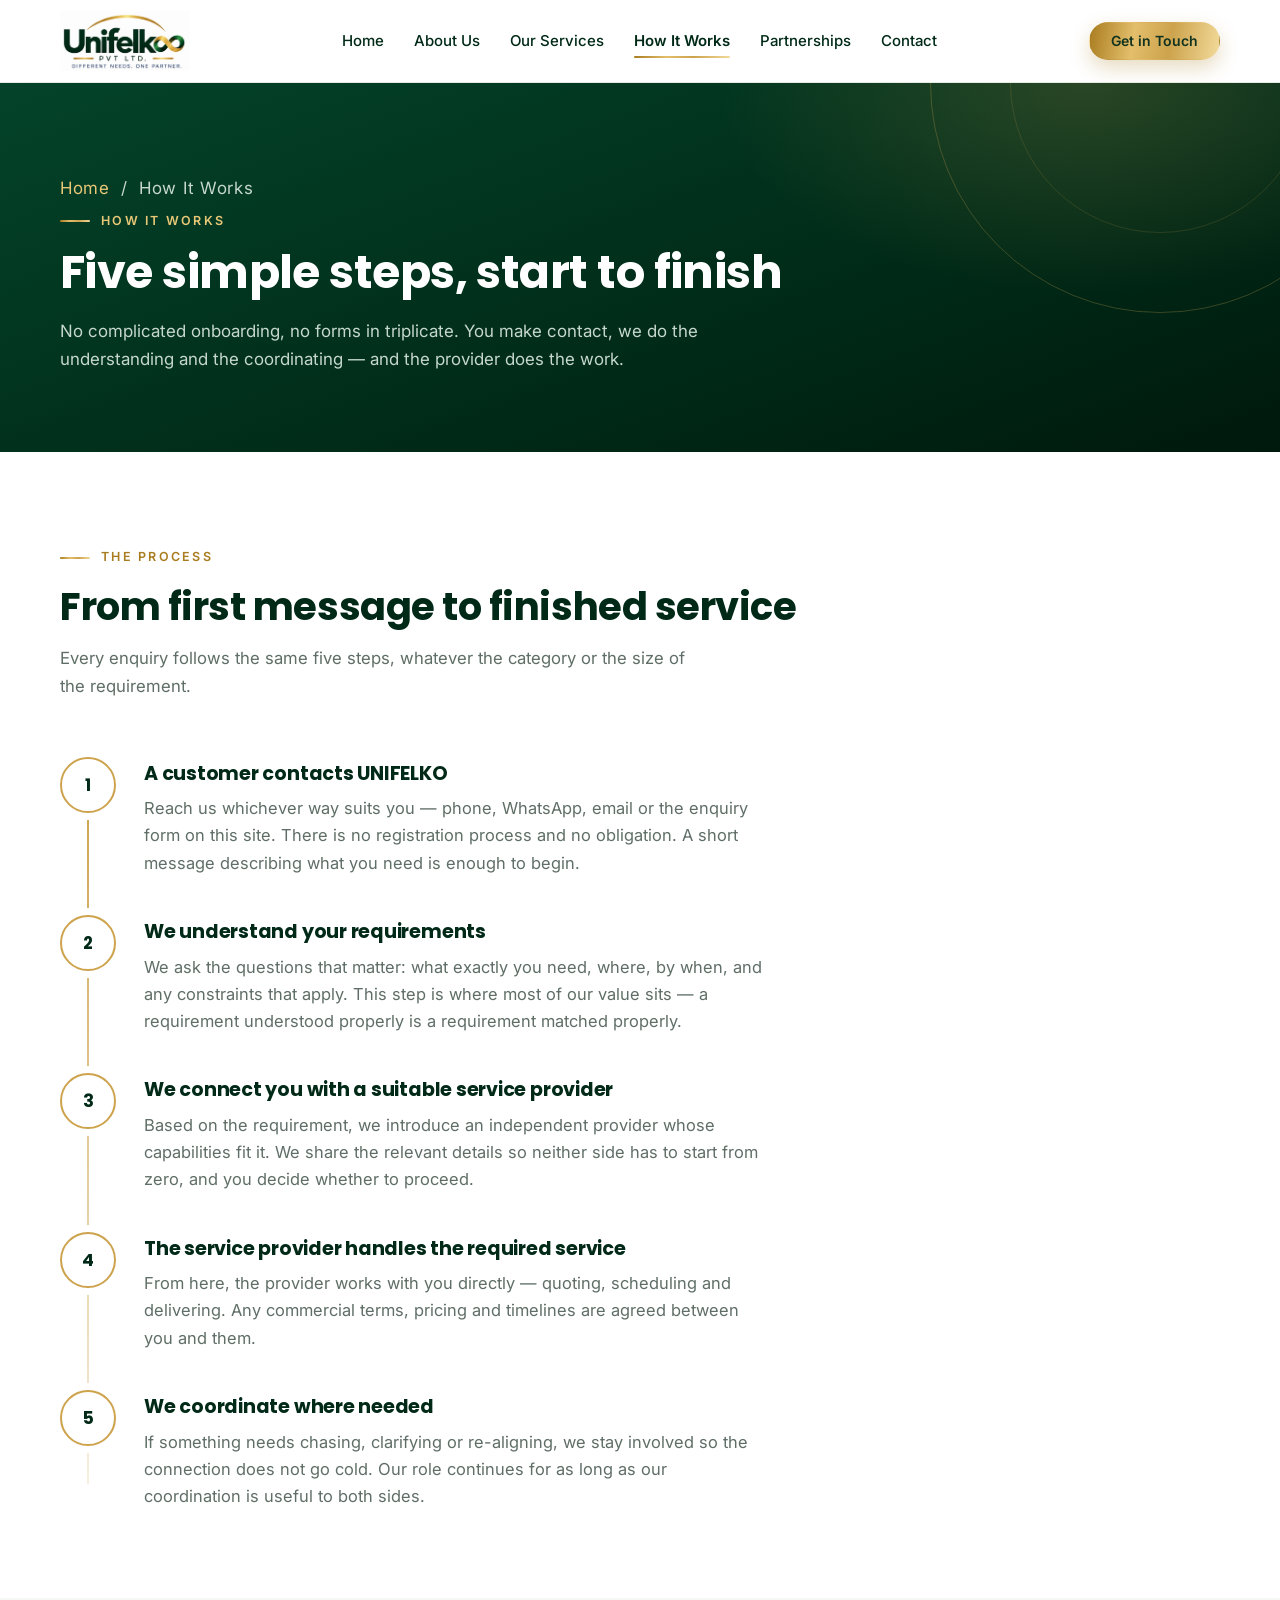
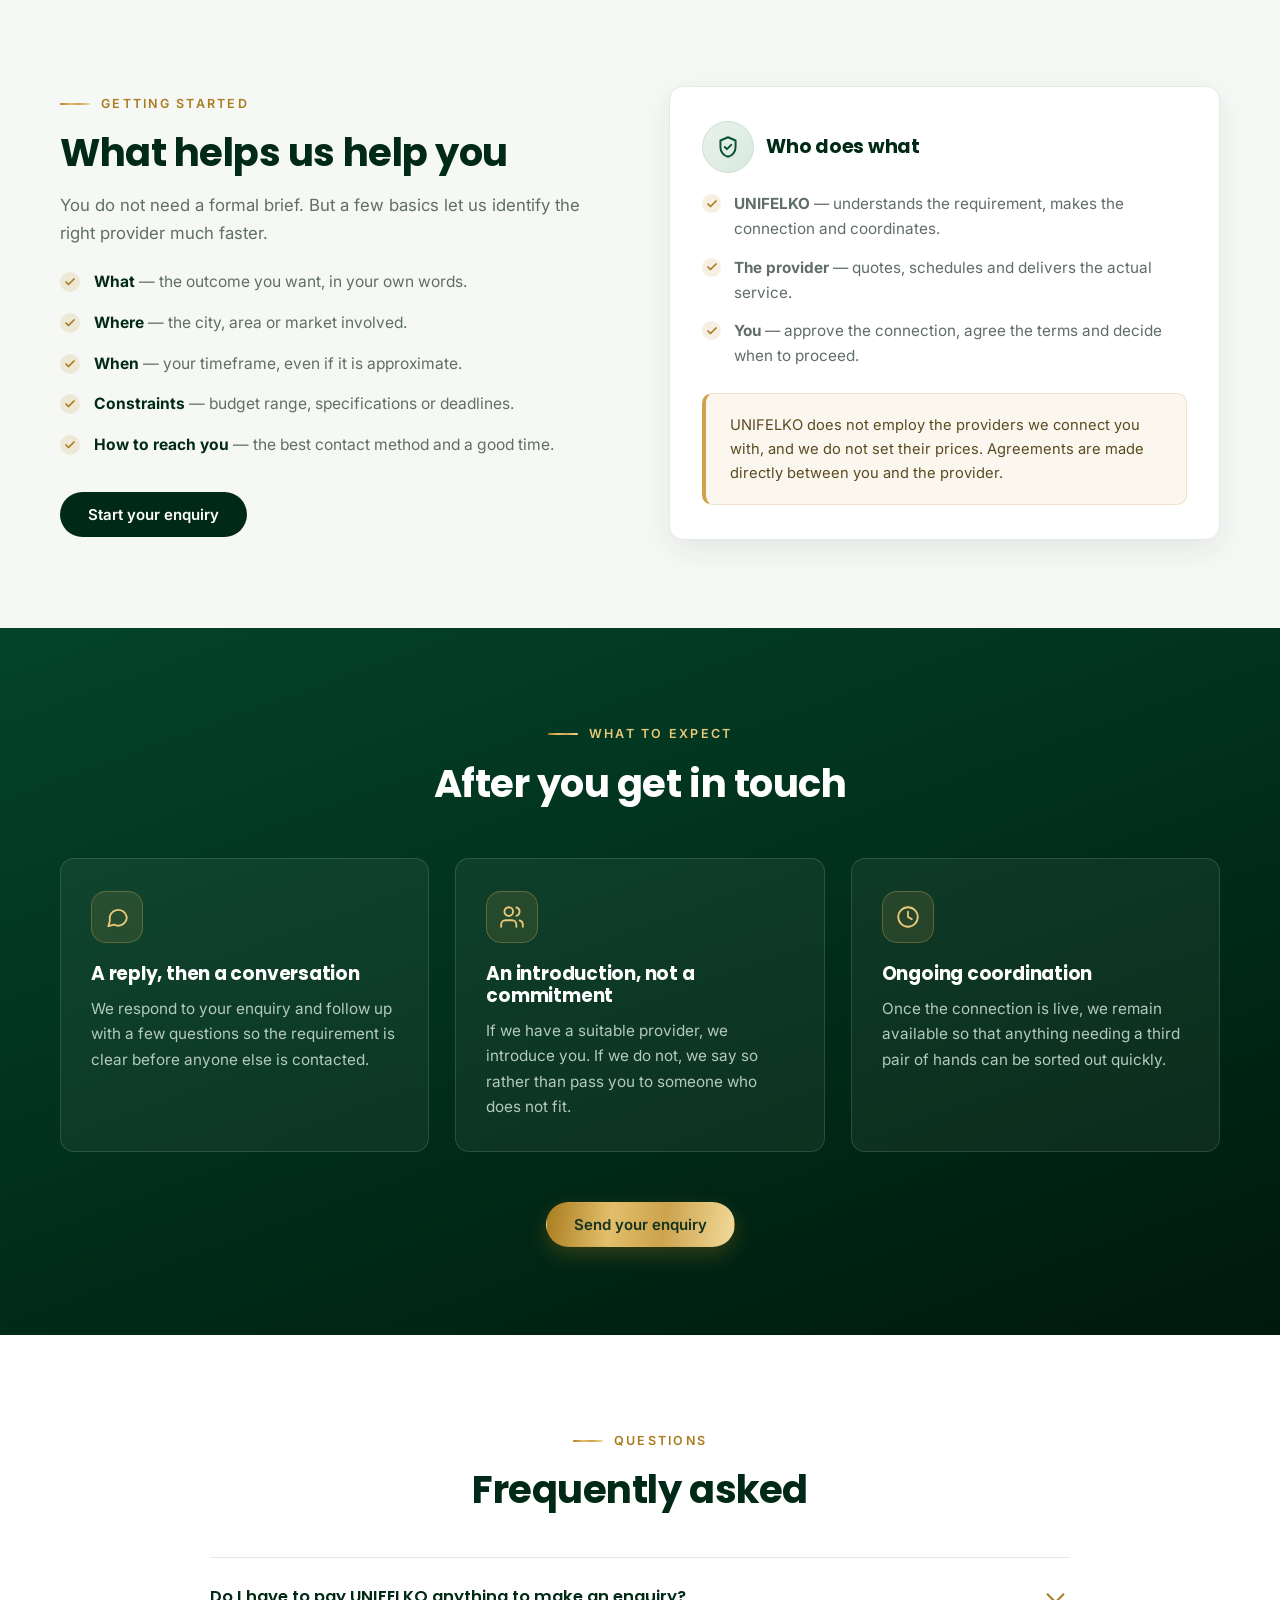
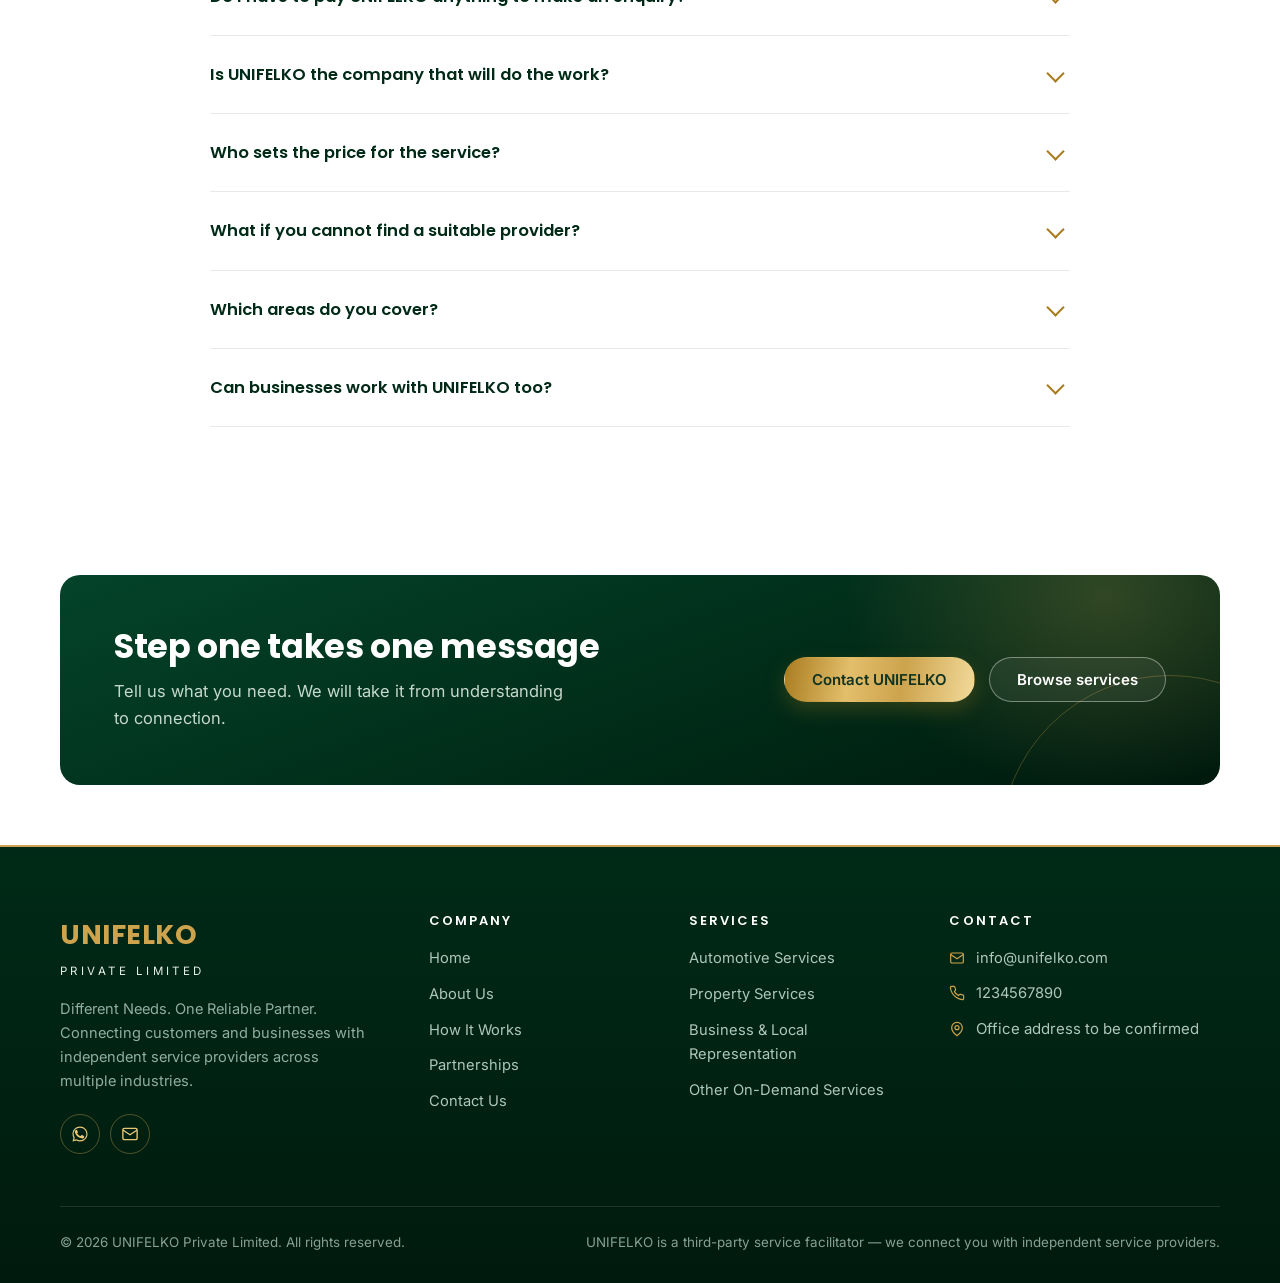
<file: how-it-works.html>
<!DOCTYPE html>
<html lang="en">
<head>
<meta charset="utf-8">
<meta name="viewport" content="width=device-width, initial-scale=1">
<title>How It Works — UNIFELKO Private Limited</title>
<meta name="description" content="Five simple steps: you contact UNIFELKO, we understand your requirement, we connect you with a suitable service provider, they deliver, and we coordinate where needed.">
<link rel="icon" href="Logo.jpg" type="image/jpeg">
<link rel="preconnect" href="https://fonts.googleapis.com">
<link rel="preconnect" href="https://fonts.gstatic.com" crossorigin>
<link href="https://fonts.googleapis.com/css2?family=Inter:wght@400;500;600&family=Poppins:wght@500;600;700&display=swap" rel="stylesheet">
<link rel="stylesheet" href="css/styles.css">
<script>document.documentElement.classList.add('js');</script>
</head>
<body>

<a class="skip-link" href="#main">Skip to main content</a>

<!-- ================= HEADER ================= -->
<header class="site-header">
  <div class="container header-inner">
    <a class="brand" href="index.html" aria-label="UNIFELKO Private Limited — home">
      <img src="Logo.jpg" alt="UNIFELKO Private Limited — Different Needs. One Reliable Partner." width="130" height="60">
    </a>

    <nav class="nav" id="siteNav" aria-label="Main navigation">
      <a href="index.html">Home</a>
      <a href="about.html">About Us</a>
      <a href="services.html">Our Services</a>
      <a href="how-it-works.html" aria-current="page">How It Works</a>
      <a href="partnerships.html">Partnerships</a>
      <a href="contact.html">Contact</a>
      <a class="btn btn--gold btn--sm nav-cta-mobile" href="contact.html">Get in Touch</a>
    </nav>

    <div class="header-cta">
      <a class="btn btn--gold btn--sm" href="contact.html">Get in Touch</a>
      <button class="nav-toggle" type="button" aria-expanded="false" aria-controls="siteNav" aria-label="Toggle navigation menu">
        <span></span><span></span><span></span>
      </button>
    </div>
  </div>
</header>

<main id="main">

  <!-- ================= PAGE HERO ================= -->
  <section class="page-hero">
    <div class="container">
      <p class="crumbs"><a href="index.html">Home</a> &nbsp;/&nbsp; How It Works</p>
      <span class="eyebrow">How it works</span>
      <h1>Five simple steps, start to finish</h1>
      <p>
        No complicated onboarding, no forms in triplicate. You make contact, we do the
        understanding and the coordinating — and the provider does the work.
      </p>
    </div>
  </section>

  <!-- ================= TIMELINE ================= -->
  <section class="section">
    <div class="container">
      <div class="section-head reveal">
        <span class="eyebrow">The process</span>
        <h2 class="section-title">From first message to finished service</h2>
        <p class="section-lead">
          Every enquiry follows the same five steps, whatever the category or the size of the
          requirement.
        </p>
      </div>

      <div class="timeline" style="margin-top:56px;">

        <div class="tl-item reveal">
          <div class="tl-dot">1</div>
          <div class="tl-body">
            <h3>A customer contacts UNIFELKO</h3>
            <p>
              Reach us whichever way suits you — phone, WhatsApp, email or the enquiry form on
              this site. There is no registration process and no obligation. A short message
              describing what you need is enough to begin.
            </p>
          </div>
        </div>

        <div class="tl-item reveal">
          <div class="tl-dot">2</div>
          <div class="tl-body">
            <h3>We understand your requirements</h3>
            <p>
              We ask the questions that matter: what exactly you need, where, by when, and any
              constraints that apply. This step is where most of our value sits — a requirement
              understood properly is a requirement matched properly.
            </p>
          </div>
        </div>

        <div class="tl-item reveal">
          <div class="tl-dot">3</div>
          <div class="tl-body">
            <h3>We connect you with a suitable service provider</h3>
            <p>
              Based on the requirement, we introduce an independent provider whose capabilities
              fit it. We share the relevant details so neither side has to start from zero, and
              you decide whether to proceed.
            </p>
          </div>
        </div>

        <div class="tl-item reveal">
          <div class="tl-dot">4</div>
          <div class="tl-body">
            <h3>The service provider handles the required service</h3>
            <p>
              From here, the provider works with you directly — quoting, scheduling and
              delivering. Any commercial terms, pricing and timelines are agreed between you and
              them.
            </p>
          </div>
        </div>

        <div class="tl-item reveal">
          <div class="tl-dot">5</div>
          <div class="tl-body">
            <h3>We coordinate where needed</h3>
            <p>
              If something needs chasing, clarifying or re-aligning, we stay involved so the
              connection does not go cold. Our role continues for as long as our coordination
              is useful to both sides.
            </p>
          </div>
        </div>

      </div>
    </div>
  </section>

  <!-- ================= WHAT WE NEED FROM YOU ================= -->
  <section class="section section--alt">
    <div class="container split split--top">
      <div class="reveal">
        <span class="eyebrow">Getting started</span>
        <h2 class="section-title">What helps us help you</h2>
        <p class="section-lead">
          You do not need a formal brief. But a few basics let us identify the right provider
          much faster.
        </p>
        <ul class="tick-list">
          <li><strong>What</strong> — the outcome you want, in your own words.</li>
          <li><strong>Where</strong> — the city, area or market involved.</li>
          <li><strong>When</strong> — your timeframe, even if it is approximate.</li>
          <li><strong>Constraints</strong> — budget range, specifications or deadlines.</li>
          <li><strong>How to reach you</strong> — the best contact method and a good time.</li>
        </ul>

        <div class="btn-row">
          <a class="btn btn--dark" href="contact.html">Start your enquiry</a>
        </div>
      </div>

      <div class="reveal">
        <div class="panel">
          <h3>
            <span class="icon-box icon-box--green icon-box--round" aria-hidden="true">
              <svg viewBox="0 0 24 24" fill="none" stroke="currentColor" stroke-width="1.8" stroke-linecap="round" stroke-linejoin="round"><path d="M12 3l7 3v6c0 4.4-3 8.1-7 9-4-.9-7-4.6-7-9V6l7-3z"/><path d="m9 12 2 2 4-4"/></svg>
            </span>
            Who does what
          </h3>
          <ul>
            <li><strong>UNIFELKO</strong> — understands the requirement, makes the connection and coordinates.</li>
            <li><strong>The provider</strong> — quotes, schedules and delivers the actual service.</li>
            <li><strong>You</strong> — approve the connection, agree the terms and decide when to proceed.</li>
          </ul>
          <div class="notice" style="margin-top:24px;">
            <p>UNIFELKO does not employ the providers we connect you with, and we do not set
            their prices. Agreements are made directly between you and the provider.</p>
          </div>
        </div>
      </div>
    </div>
  </section>

  <!-- ================= WHAT TO EXPECT ================= -->
  <section class="section section--dark">
    <div class="container">
      <div class="section-head section-head--center reveal">
        <span class="eyebrow">What to expect</span>
        <h2 class="section-title">After you get in touch</h2>
      </div>

      <div class="grid grid--3" style="margin-top:52px;">
        <article class="card reveal">
          <span class="icon-box" aria-hidden="true">
            <svg viewBox="0 0 24 24" fill="none" stroke="currentColor" stroke-width="1.7" stroke-linecap="round" stroke-linejoin="round"><path d="M21 12a8 8 0 0 1-11.6 7.1L4 20.5l1.4-5A8 8 0 1 1 21 12z"/></svg>
          </span>
          <h3>A reply, then a conversation</h3>
          <p>We respond to your enquiry and follow up with a few questions so the requirement is
          clear before anyone else is contacted.</p>
        </article>

        <article class="card reveal">
          <span class="icon-box" aria-hidden="true">
            <svg viewBox="0 0 24 24" fill="none" stroke="currentColor" stroke-width="1.7" stroke-linecap="round" stroke-linejoin="round"><path d="M16 21v-2a4 4 0 0 0-4-4H6a4 4 0 0 0-4 4v2"/><circle cx="9" cy="7" r="4"/><path d="M22 21v-2a4 4 0 0 0-3-3.87M16 3.13a4 4 0 0 1 0 7.75"/></svg>
          </span>
          <h3>An introduction, not a commitment</h3>
          <p>If we have a suitable provider, we introduce you. If we do not, we say so rather
          than pass you to someone who does not fit.</p>
        </article>

        <article class="card reveal">
          <span class="icon-box" aria-hidden="true">
            <svg viewBox="0 0 24 24" fill="none" stroke="currentColor" stroke-width="1.7" stroke-linecap="round" stroke-linejoin="round"><circle cx="12" cy="12" r="9"/><path d="M12 7v5l3.5 2"/></svg>
          </span>
          <h3>Ongoing coordination</h3>
          <p>Once the connection is live, we remain available so that anything needing a third
          pair of hands can be sorted out quickly.</p>
        </article>
      </div>

      <div class="center reveal" style="margin-top:50px;">
        <a class="btn btn--gold" href="contact.html">Send your enquiry</a>
      </div>
    </div>
  </section>

  <!-- ================= FAQ ================= -->
  <section class="section">
    <div class="container" style="max-width:860px;">
      <div class="section-head section-head--center reveal">
        <span class="eyebrow">Questions</span>
        <h2 class="section-title">Frequently asked</h2>
      </div>

      <div class="faq reveal" style="margin-top:44px;">
        <details>
          <summary>Do I have to pay UNIFELKO anything to make an enquiry?</summary>
          <div class="faq-body">
            Contacting us and discussing your requirement carries no charge. If any commercial
            arrangement applies to your case, that is discussed with you and agreed before any
            work begins — never after.
          </div>
        </details>

        <details>
          <summary>Is UNIFELKO the company that will do the work?</summary>
          <div class="faq-body">
            No. UNIFELKO is a third-party service facilitator. We understand your requirement
            and connect you with an independent provider who handles the service. We are not a
            car dealership, property agency or logistics company, and we do not employ the
            providers we introduce.
          </div>
        </details>

        <details>
          <summary>Who sets the price for the service?</summary>
          <div class="faq-body">
            The provider does. Quotations, pricing, scope and timelines are agreed directly
            between you and the provider handling the work. UNIFELKO does not set those terms or
            make promises on a provider's behalf.
          </div>
        </details>

        <details>
          <summary>What if you cannot find a suitable provider?</summary>
          <div class="faq-body">
            We tell you. Provider availability depends on your location, your requirement and
            timing, so we will be straightforward about what we can and cannot arrange rather
            than introduce you to someone unsuitable.
          </div>
        </details>

        <details>
          <summary>Which areas do you cover?</summary>
          <div class="faq-body">
            Our reach depends on the category and the provider network available for that
            requirement. Share your location when you enquire and we will confirm what is
            possible in your case.
          </div>
        </details>

        <details>
          <summary>Can businesses work with UNIFELKO too?</summary>
          <div class="faq-body">
            Yes. We work with companies that need a local point of contact, supplier and partner
            connections, or coordination in a market they are entering. See the
            <a href="partnerships.html" style="color:var(--gold-deep);font-weight:600;">Partnerships page</a>
            for details.
          </div>
        </details>
      </div>
    </div>
  </section>

  <!-- ================= CTA ================= -->
  <section class="section section--sm">
    <div class="container">
      <div class="cta-band reveal">
        <div>
          <h2>Step one takes one message</h2>
          <p>Tell us what you need. We will take it from understanding to connection.</p>
        </div>
        <div class="btn-row">
          <a class="btn btn--gold" href="contact.html">Contact UNIFELKO</a>
          <a class="btn btn--light" href="services.html">Browse services</a>
        </div>
      </div>
    </div>
  </section>

</main>

<!-- ================= FOOTER ================= -->
<footer class="site-footer">
  <div class="container">
    <div class="footer-grid">
      <div class="footer-brand">
        <span class="logo-word">UNIFELKO</span>
        <span class="logo-sub">Private Limited</span>
        <p class="footer-tagline">Different Needs. One Reliable Partner. Connecting customers and businesses with independent service providers across multiple industries.</p>
        <div class="footer-social">
          <a href="https://wa.me/919876543210?text=Hello%20UNIFELKO%2C%20I%20would%20like%20to%20enquire%20about%20your%20services." target="_blank" rel="noopener" aria-label="Chat with UNIFELKO on WhatsApp">
            <svg viewBox="0 0 24 24" fill="currentColor" aria-hidden="true"><path d="M12 2C6.5 2 2 6.5 2 12c0 1.8.5 3.5 1.3 5L2 22l5.2-1.3c1.4.8 3 1.2 4.8 1.2 5.5 0 10-4.5 10-10S17.5 2 12 2zm0 18.3c-1.6 0-3.1-.4-4.4-1.2l-.3-.2-3.1.8.8-3-.2-.3c-.8-1.4-1.3-3-1.3-4.6C3.5 7.4 7.3 3.7 12 3.7s8.5 3.7 8.5 8.3-3.8 8.3-8.5 8.3z"/><path d="M16.6 14.3c-.3-.2-1.7-.9-2-1-.3-.1-.5-.2-.7.1-.2.3-.7 1-.9 1.2-.2.2-.3.2-.6.1-1.7-.9-2.9-1.6-4-3.5-.3-.5.3-.5.8-1.5.1-.2 0-.4 0-.5s-.7-1.6-.9-2.2c-.2-.6-.5-.5-.7-.5h-.6c-.2 0-.5.1-.8.4-.3.3-1 1-1 2.5s1.1 2.9 1.2 3.1c.2.2 2.2 3.3 5.3 4.6 2 .8 2.7.9 3.7.8.6-.1 1.7-.7 2-1.4.2-.7.2-1.3.2-1.4-.1-.2-.3-.3-.6-.4z"/></svg>
          </a>
          <a href="mailto:info@unifelko.com" aria-label="Email UNIFELKO">
            <svg viewBox="0 0 24 24" fill="none" stroke="currentColor" stroke-width="1.8" stroke-linecap="round" stroke-linejoin="round" aria-hidden="true"><rect x="2.5" y="4.5" width="19" height="15" rx="2"/><path d="m3 7 9 6 9-6"/></svg>
          </a>
        </div>
      </div>

      <div>
        <h4>Company</h4>
        <ul class="footer-links">
          <li><a href="index.html">Home</a></li>
          <li><a href="about.html">About Us</a></li>
          <li><a href="how-it-works.html">How It Works</a></li>
          <li><a href="partnerships.html">Partnerships</a></li>
          <li><a href="contact.html">Contact Us</a></li>
        </ul>
      </div>

      <div>
        <h4>Services</h4>
        <ul class="footer-links">
          <li><a href="services.html#automotive">Automotive Services</a></li>
          <li><a href="services.html#property">Property Services</a></li>
          <li><a href="services.html#business">Business &amp; Local Representation</a></li>
          <li><a href="services.html#other">Other On-Demand Services</a></li>
        </ul>
      </div>

      <div>
        <h4>Contact</h4>
        <ul class="footer-links footer-contact">
          <li>
            <svg viewBox="0 0 24 24" fill="none" stroke="currentColor" stroke-width="1.8" stroke-linecap="round" stroke-linejoin="round" aria-hidden="true"><rect x="2.5" y="4.5" width="19" height="15" rx="2"/><path d="m3 7 9 6 9-6"/></svg>
            <a href="mailto:info@unifelko.com">info@unifelko.com</a>
          </li>
          <li>
            <svg viewBox="0 0 24 24" fill="none" stroke="currentColor" stroke-width="1.8" stroke-linecap="round" stroke-linejoin="round" aria-hidden="true"><path d="M22 16.9v3a2 2 0 0 1-2.2 2 19.8 19.8 0 0 1-8.6-3.1 19.5 19.5 0 0 1-6-6A19.8 19.8 0 0 1 2.1 4.2 2 2 0 0 1 4.1 2h3a2 2 0 0 1 2 1.7c.1 1 .4 1.9.7 2.8a2 2 0 0 1-.5 2.1L8.1 9.9a16 16 0 0 0 6 6l1.3-1.3a2 2 0 0 1 2.1-.5c.9.4 1.8.6 2.8.8a2 2 0 0 1 1.7 2z"/></svg>
            <a href="tel:+919876543210">1234567890</a>
          </li>
          <li>
            <svg viewBox="0 0 24 24" fill="none" stroke="currentColor" stroke-width="1.8" stroke-linecap="round" stroke-linejoin="round" aria-hidden="true"><path d="M20 10c0 6-8 12-8 12s-8-6-8-12a8 8 0 0 1 16 0z"/><circle cx="12" cy="10" r="3"/></svg>
            <span>Office address to be confirmed</span>
          </li>
        </ul>
      </div>
    </div>

    <div class="footer-bottom">
      <p>&copy; <span data-year>2026</span> UNIFELKO Private Limited. All rights reserved.</p>
      <p>UNIFELKO is a third-party service facilitator — we connect you with independent service providers.</p>
    </div>
  </div>
</footer>

<script src="js/script.js"></script>
</body>
</html>
</file>
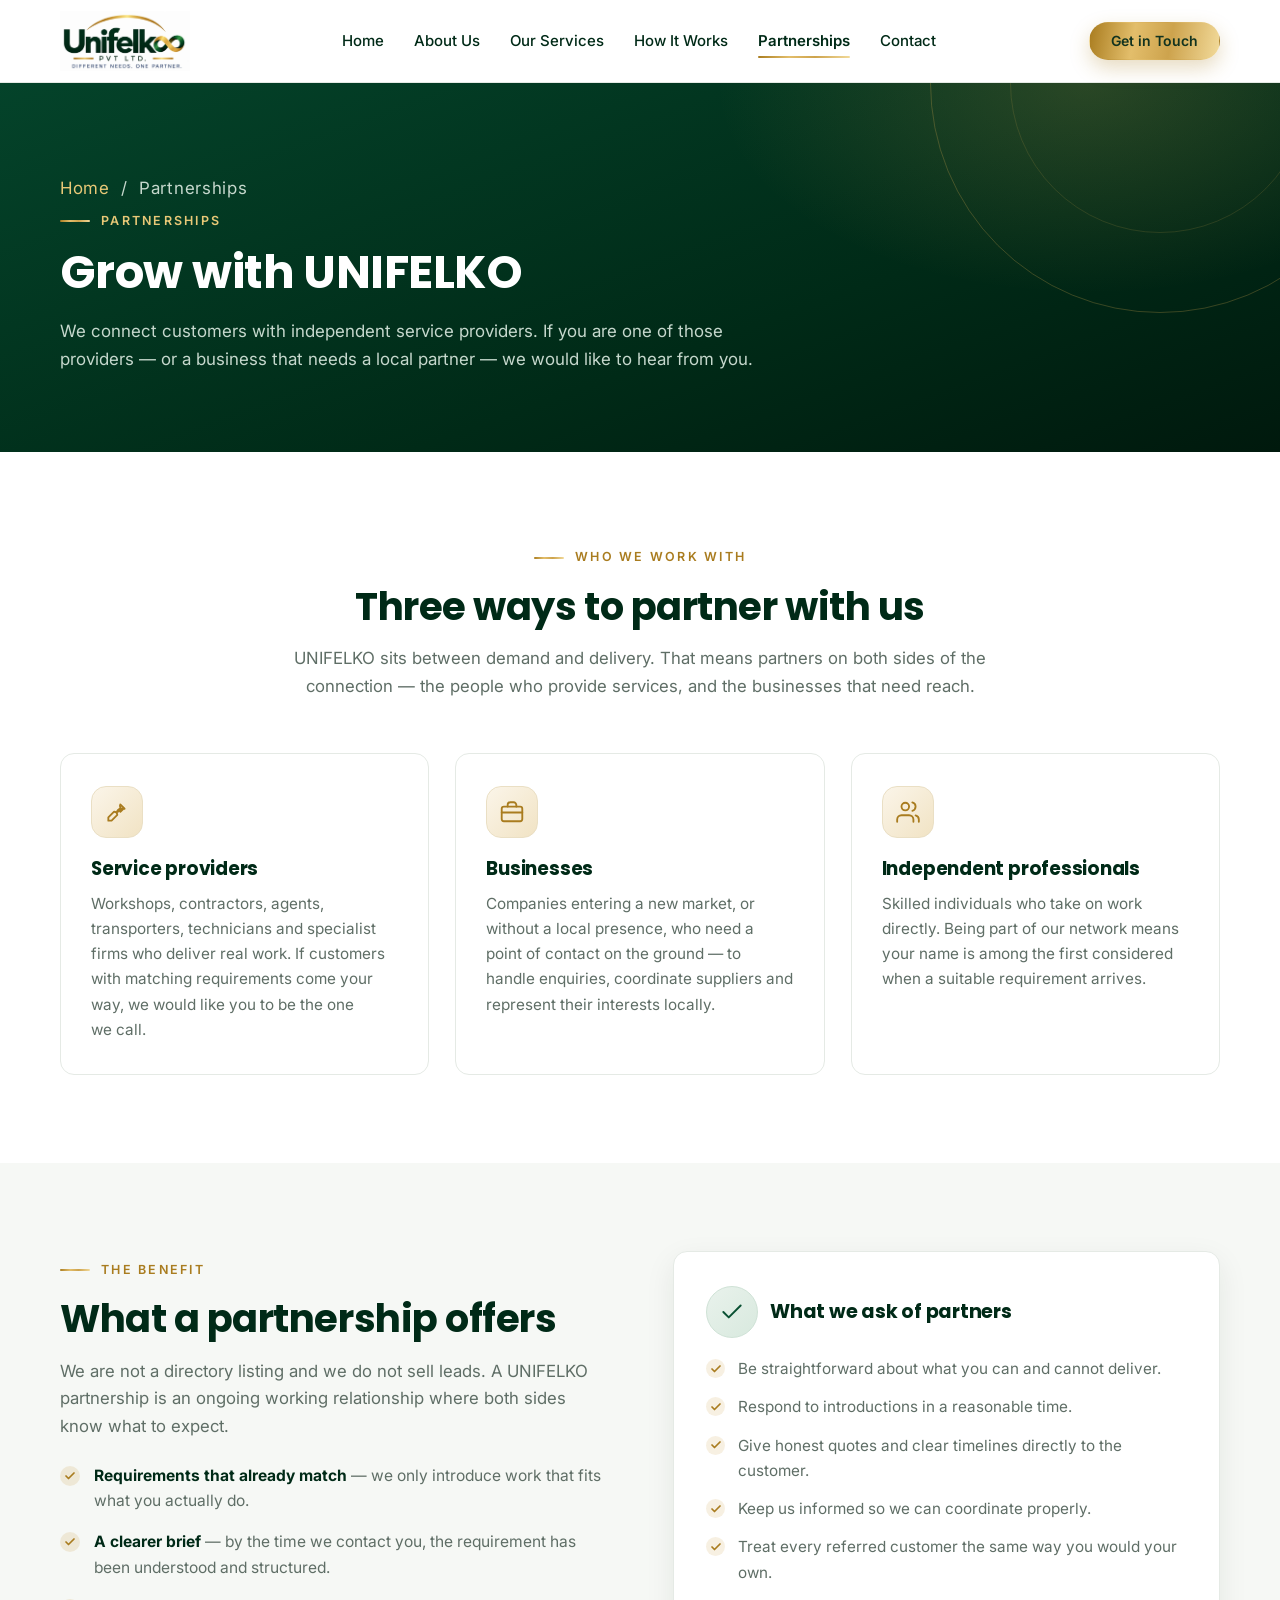
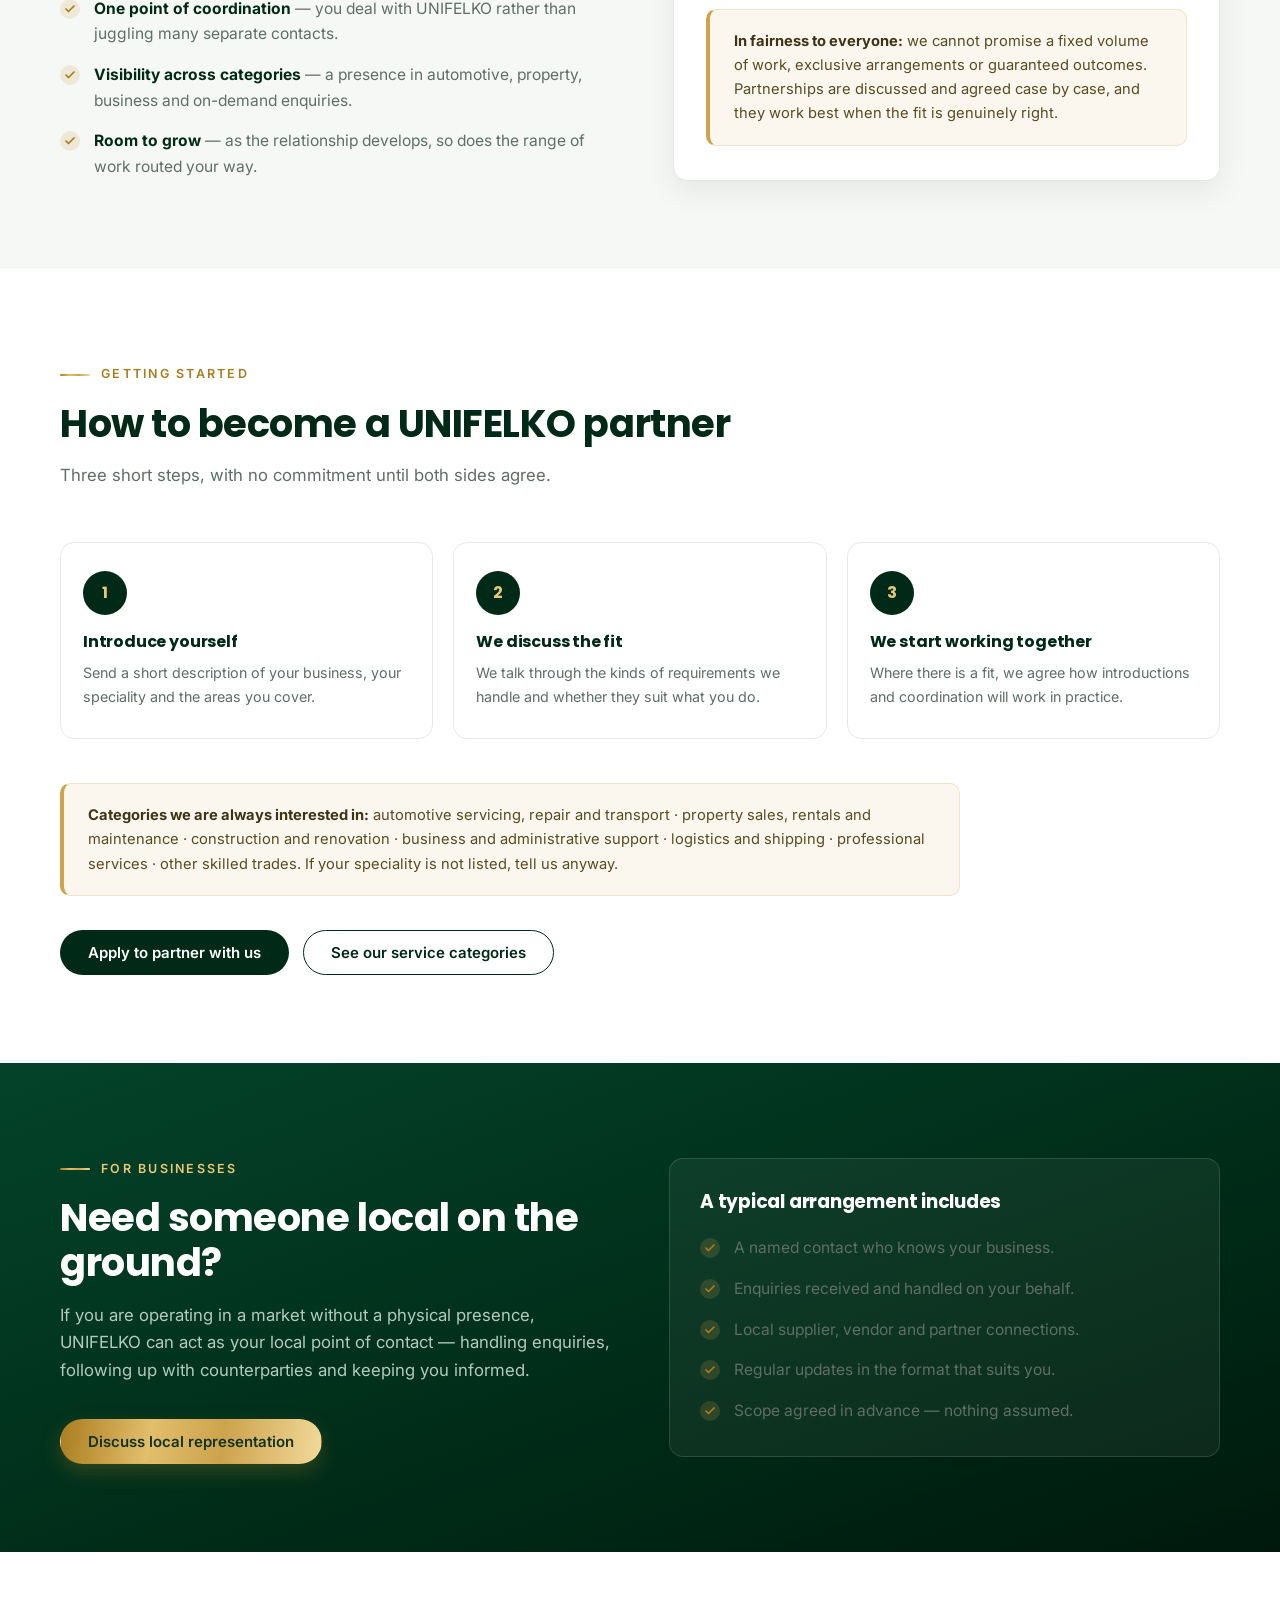
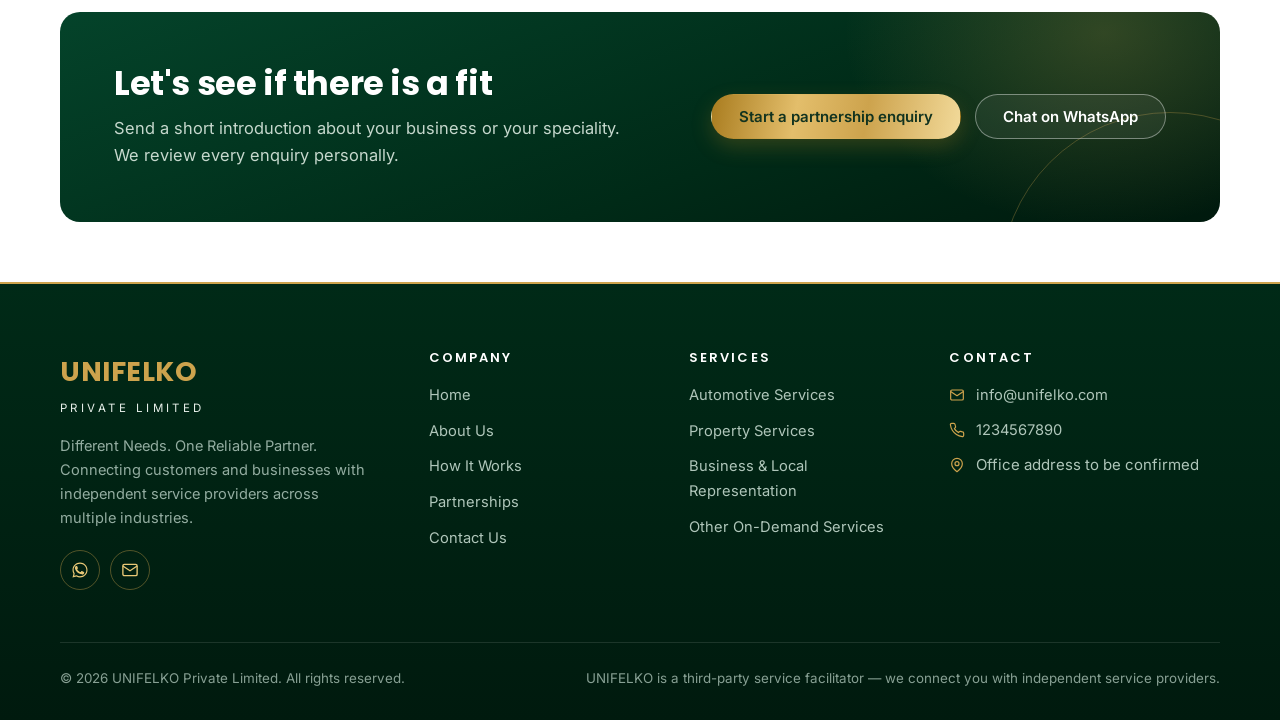
<file: partnerships.html>
<!DOCTYPE html>
<html lang="en">
<head>
<meta charset="utf-8">
<meta name="viewport" content="width=device-width, initial-scale=1">
<title>Partnerships — UNIFELKO Private Limited</title>
<meta name="description" content="Work with UNIFELKO. For service providers, independent professionals and businesses looking for a local point of contact and a steady route to suitable enquiries.">
<link rel="icon" href="Logo.jpg" type="image/jpeg">
<link rel="preconnect" href="https://fonts.googleapis.com">
<link rel="preconnect" href="https://fonts.gstatic.com" crossorigin>
<link href="https://fonts.googleapis.com/css2?family=Inter:wght@400;500;600&family=Poppins:wght@500;600;700&display=swap" rel="stylesheet">
<link rel="stylesheet" href="css/styles.css">
<script>document.documentElement.classList.add('js');</script>
</head>
<body>

<a class="skip-link" href="#main">Skip to main content</a>

<!-- ================= HEADER ================= -->
<header class="site-header">
  <div class="container header-inner">
    <a class="brand" href="index.html" aria-label="UNIFELKO Private Limited — home">
      <img src="Logo.jpg" alt="UNIFELKO Private Limited — Different Needs. One Reliable Partner." width="130" height="60">
    </a>

    <nav class="nav" id="siteNav" aria-label="Main navigation">
      <a href="index.html">Home</a>
      <a href="about.html">About Us</a>
      <a href="services.html">Our Services</a>
      <a href="how-it-works.html">How It Works</a>
      <a href="partnerships.html" aria-current="page">Partnerships</a>
      <a href="contact.html">Contact</a>
      <a class="btn btn--gold btn--sm nav-cta-mobile" href="contact.html">Get in Touch</a>
    </nav>

    <div class="header-cta">
      <a class="btn btn--gold btn--sm" href="contact.html">Get in Touch</a>
      <button class="nav-toggle" type="button" aria-expanded="false" aria-controls="siteNav" aria-label="Toggle navigation menu">
        <span></span><span></span><span></span>
      </button>
    </div>
  </div>
</header>

<main id="main">

  <!-- ================= PAGE HERO ================= -->
  <section class="page-hero">
    <div class="container">
      <p class="crumbs"><a href="index.html">Home</a> &nbsp;/&nbsp; Partnerships</p>
      <span class="eyebrow">Partnerships</span>
      <h1>Grow with UNIFELKO</h1>
      <p>
        We connect customers with independent service providers. If you are one of those
        providers — or a business that needs a local partner — we would like to hear from you.
      </p>
    </div>
  </section>

  <!-- ================= WHO WE WORK WITH ================= -->
  <section class="section">
    <div class="container">
      <div class="section-head section-head--center reveal">
        <span class="eyebrow">Who we work with</span>
        <h2 class="section-title">Three ways to partner with us</h2>
        <p class="section-lead">
          UNIFELKO sits between demand and delivery. That means partners on both sides of the
          connection — the people who provide services, and the businesses that need reach.
        </p>
      </div>

      <div class="grid grid--3" style="margin-top:52px;">
        <article class="card reveal">
          <span class="icon-box" aria-hidden="true">
            <svg viewBox="0 0 24 24" fill="none" stroke="currentColor" stroke-width="1.7" stroke-linecap="round" stroke-linejoin="round"><path d="M14.7 6.3a4 4 0 0 1-5.4 5.4L4 17v3h3l5.3-5.3a4 4 0 0 1 5.4-5.4l-2.6 2.6"/><path d="m15 5 4 4"/></svg>
          </span>
          <h3>Service providers</h3>
          <p>
            Workshops, contractors, agents, transporters, technicians and specialist firms who
            deliver real work. If customers with matching requirements come your way, we would
            like you to be the one we call.
          </p>
        </article>

        <article class="card reveal">
          <span class="icon-box" aria-hidden="true">
            <svg viewBox="0 0 24 24" fill="none" stroke="currentColor" stroke-width="1.7" stroke-linecap="round" stroke-linejoin="round"><rect x="2.5" y="7" width="19" height="13.5" rx="2"/><path d="M16 7V5.5A2.5 2.5 0 0 0 13.5 3h-3A2.5 2.5 0 0 0 8 5.5V7"/><path d="M2.5 12.5h19"/></svg>
          </span>
          <h3>Businesses</h3>
          <p>
            Companies entering a new market, or without a local presence, who need a point of
            contact on the ground — to handle enquiries, coordinate suppliers and represent
            their interests locally.
          </p>
        </article>

        <article class="card reveal">
          <span class="icon-box" aria-hidden="true">
            <svg viewBox="0 0 24 24" fill="none" stroke="currentColor" stroke-width="1.7" stroke-linecap="round" stroke-linejoin="round"><path d="M17 21v-2a4 4 0 0 0-4-4H6a4 4 0 0 0-4 4v2"/><circle cx="9.5" cy="7" r="3.5"/><path d="M22 21v-2a4 4 0 0 0-3-3.87"/><path d="M16 3.13a4 4 0 0 1 0 7.75"/></svg>
          </span>
          <h3>Independent professionals</h3>
          <p>
            Skilled individuals who take on work directly. Being part of our network means your
            name is among the first considered when a suitable requirement arrives.
          </p>
        </article>
      </div>
    </div>
  </section>

  <!-- ================= WHAT PARTNERS GET ================= -->
  <section class="section section--alt">
    <div class="container split split--wide">
      <div class="reveal">
        <span class="eyebrow">The benefit</span>
        <h2 class="section-title">What a partnership offers</h2>
        <p class="section-lead">
          We are not a directory listing and we do not sell leads. A UNIFELKO partnership is an
          ongoing working relationship where both sides know what to expect.
        </p>
        <ul class="tick-list">
          <li><strong>Requirements that already match</strong> — we only introduce work that fits what you actually do.</li>
          <li><strong>A clearer brief</strong> — by the time we contact you, the requirement has been understood and structured.</li>
          <li><strong>One point of coordination</strong> — you deal with UNIFELKO rather than juggling many separate contacts.</li>
          <li><strong>Visibility across categories</strong> — a presence in automotive, property, business and on-demand enquiries.</li>
          <li><strong>Room to grow</strong> — as the relationship develops, so does the range of work routed your way.</li>
        </ul>
      </div>

      <div class="reveal">
        <div class="panel">
          <h3>
            <span class="icon-box icon-box--green icon-box--round" aria-hidden="true">
              <svg viewBox="0 0 24 24" fill="none" stroke="currentColor" stroke-width="1.8" stroke-linecap="round" stroke-linejoin="round"><path d="M20 6 9 17l-5-5"/></svg>
            </span>
            What we ask of partners
          </h3>
          <ul>
            <li>Be straightforward about what you can and cannot deliver.</li>
            <li>Respond to introductions in a reasonable time.</li>
            <li>Give honest quotes and clear timelines directly to the customer.</li>
            <li>Keep us informed so we can coordinate properly.</li>
            <li>Treat every referred customer the same way you would your own.</li>
          </ul>
          <div class="notice" style="margin-top:24px;">
            <p><strong>In fairness to everyone:</strong> we cannot promise a fixed volume of
            work, exclusive arrangements or guaranteed outcomes. Partnerships are discussed and
            agreed case by case, and they work best when the fit is genuinely right.</p>
          </div>
        </div>
      </div>
    </div>
  </section>

  <!-- ================= HOW TO BECOME A PARTNER ================= -->
  <section class="section">
    <div class="container">
      <div class="section-head reveal">
        <span class="eyebrow">Getting started</span>
        <h2 class="section-title">How to become a UNIFELKO partner</h2>
        <p class="section-lead">Three short steps, with no commitment until both sides agree.</p>
      </div>

      <div class="steps-grid steps-grid--3" style="margin-top:52px;">
        <article class="step-card reveal">
          <div class="step-num">1</div>
          <h3>Introduce yourself</h3>
          <p>Send a short description of your business, your speciality and the areas you cover.</p>
        </article>
        <article class="step-card reveal">
          <div class="step-num">2</div>
          <h3>We discuss the fit</h3>
          <p>We talk through the kinds of requirements we handle and whether they suit what you do.</p>
        </article>
        <article class="step-card reveal">
          <div class="step-num">3</div>
          <h3>We start working together</h3>
          <p>Where there is a fit, we agree how introductions and coordination will work in practice.</p>
        </article>
      </div>

      <div class="notice reveal" style="margin-top:44px;max-width:900px;">
        <p><strong>Categories we are always interested in:</strong> automotive servicing, repair
        and transport · property sales, rentals and maintenance · construction and renovation ·
        business and administrative support · logistics and shipping · professional services ·
        other skilled trades. If your speciality is not listed, tell us anyway.</p>
      </div>

      <div class="btn-row reveal">
        <a class="btn btn--dark" href="contact.html?service=partnership#enquiry">Apply to partner with us</a>
        <a class="btn btn--outline" href="services.html">See our service categories</a>
      </div>
    </div>
  </section>

  <!-- ================= DARK CTA ================= -->
  <section class="section section--dark">
    <div class="container split">
      <div class="reveal">
        <span class="eyebrow">For businesses</span>
        <h2 class="section-title">Need someone local on the ground?</h2>
        <p class="section-lead">
          If you are operating in a market without a physical presence, UNIFELKO can act as your
          local point of contact — handling enquiries, following up with counterparties and
          keeping you informed.
        </p>
        <div class="btn-row">
          <a class="btn btn--gold" href="contact.html?service=business#enquiry">Discuss local representation</a>
        </div>
      </div>

      <div class="reveal">
        <div class="card">
          <h3 style="margin-top:0;">A typical arrangement includes</h3>
          <ul class="tick-list">
            <li>A named contact who knows your business.</li>
            <li>Enquiries received and handled on your behalf.</li>
            <li>Local supplier, vendor and partner connections.</li>
            <li>Regular updates in the format that suits you.</li>
            <li>Scope agreed in advance — nothing assumed.</li>
          </ul>
        </div>
      </div>
    </div>
  </section>

  <!-- ================= CTA ================= -->
  <section class="section section--sm">
    <div class="container">
      <div class="cta-band reveal">
        <div>
          <h2>Let's see if there is a fit</h2>
          <p>Send a short introduction about your business or your speciality. We review every enquiry personally.</p>
        </div>
        <div class="btn-row">
          <a class="btn btn--gold" href="contact.html?service=partnership#enquiry">Start a partnership enquiry</a>
          <a class="btn btn--light" href="https://wa.me/919876543210?text=Hello%20UNIFELKO%2C%20I%20would%20like%20to%20discuss%20a%20partnership." target="_blank" rel="noopener">Chat on WhatsApp</a>
        </div>
      </div>
    </div>
  </section>

</main>

<!-- ================= FOOTER ================= -->
<footer class="site-footer">
  <div class="container">
    <div class="footer-grid">
      <div class="footer-brand">
        <span class="logo-word">UNIFELKO</span>
        <span class="logo-sub">Private Limited</span>
        <p class="footer-tagline">Different Needs. One Reliable Partner. Connecting customers and businesses with independent service providers across multiple industries.</p>
        <div class="footer-social">
          <a href="https://wa.me/919876543210?text=Hello%20UNIFELKO%2C%20I%20would%20like%20to%20enquire%20about%20your%20services." target="_blank" rel="noopener" aria-label="Chat with UNIFELKO on WhatsApp">
            <svg viewBox="0 0 24 24" fill="currentColor" aria-hidden="true"><path d="M12 2C6.5 2 2 6.5 2 12c0 1.8.5 3.5 1.3 5L2 22l5.2-1.3c1.4.8 3 1.2 4.8 1.2 5.5 0 10-4.5 10-10S17.5 2 12 2zm0 18.3c-1.6 0-3.1-.4-4.4-1.2l-.3-.2-3.1.8.8-3-.2-.3c-.8-1.4-1.3-3-1.3-4.6C3.5 7.4 7.3 3.7 12 3.7s8.5 3.7 8.5 8.3-3.8 8.3-8.5 8.3z"/><path d="M16.6 14.3c-.3-.2-1.7-.9-2-1-.3-.1-.5-.2-.7.1-.2.3-.7 1-.9 1.2-.2.2-.3.2-.6.1-1.7-.9-2.9-1.6-4-3.5-.3-.5.3-.5.8-1.5.1-.2 0-.4 0-.5s-.7-1.6-.9-2.2c-.2-.6-.5-.5-.7-.5h-.6c-.2 0-.5.1-.8.4-.3.3-1 1-1 2.5s1.1 2.9 1.2 3.1c.2.2 2.2 3.3 5.3 4.6 2 .8 2.7.9 3.7.8.6-.1 1.7-.7 2-1.4.2-.7.2-1.3.2-1.4-.1-.2-.3-.3-.6-.4z"/></svg>
          </a>
          <a href="mailto:info@unifelko.com" aria-label="Email UNIFELKO">
            <svg viewBox="0 0 24 24" fill="none" stroke="currentColor" stroke-width="1.8" stroke-linecap="round" stroke-linejoin="round" aria-hidden="true"><rect x="2.5" y="4.5" width="19" height="15" rx="2"/><path d="m3 7 9 6 9-6"/></svg>
          </a>
        </div>
      </div>

      <div>
        <h4>Company</h4>
        <ul class="footer-links">
          <li><a href="index.html">Home</a></li>
          <li><a href="about.html">About Us</a></li>
          <li><a href="how-it-works.html">How It Works</a></li>
          <li><a href="partnerships.html">Partnerships</a></li>
          <li><a href="contact.html">Contact Us</a></li>
        </ul>
      </div>

      <div>
        <h4>Services</h4>
        <ul class="footer-links">
          <li><a href="services.html#automotive">Automotive Services</a></li>
          <li><a href="services.html#property">Property Services</a></li>
          <li><a href="services.html#business">Business &amp; Local Representation</a></li>
          <li><a href="services.html#other">Other On-Demand Services</a></li>
        </ul>
      </div>

      <div>
        <h4>Contact</h4>
        <ul class="footer-links footer-contact">
          <li>
            <svg viewBox="0 0 24 24" fill="none" stroke="currentColor" stroke-width="1.8" stroke-linecap="round" stroke-linejoin="round" aria-hidden="true"><rect x="2.5" y="4.5" width="19" height="15" rx="2"/><path d="m3 7 9 6 9-6"/></svg>
            <a href="mailto:info@unifelko.com">info@unifelko.com</a>
          </li>
          <li>
            <svg viewBox="0 0 24 24" fill="none" stroke="currentColor" stroke-width="1.8" stroke-linecap="round" stroke-linejoin="round" aria-hidden="true"><path d="M22 16.9v3a2 2 0 0 1-2.2 2 19.8 19.8 0 0 1-8.6-3.1 19.5 19.5 0 0 1-6-6A19.8 19.8 0 0 1 2.1 4.2 2 2 0 0 1 4.1 2h3a2 2 0 0 1 2 1.7c.1 1 .4 1.9.7 2.8a2 2 0 0 1-.5 2.1L8.1 9.9a16 16 0 0 0 6 6l1.3-1.3a2 2 0 0 1 2.1-.5c.9.4 1.8.6 2.8.8a2 2 0 0 1 1.7 2z"/></svg>
            <a href="tel:+919876543210">1234567890</a>
          </li>
          <li>
            <svg viewBox="0 0 24 24" fill="none" stroke="currentColor" stroke-width="1.8" stroke-linecap="round" stroke-linejoin="round" aria-hidden="true"><path d="M20 10c0 6-8 12-8 12s-8-6-8-12a8 8 0 0 1 16 0z"/><circle cx="12" cy="10" r="3"/></svg>
            <span>Office address to be confirmed</span>
          </li>
        </ul>
      </div>
    </div>

    <div class="footer-bottom">
      <p>&copy; <span data-year>2026</span> UNIFELKO Private Limited. All rights reserved.</p>
      <p>UNIFELKO is a third-party service facilitator — we connect you with independent service providers.</p>
    </div>
  </div>
</footer>

<script src="js/script.js"></script>
</body>
</html>
</file>
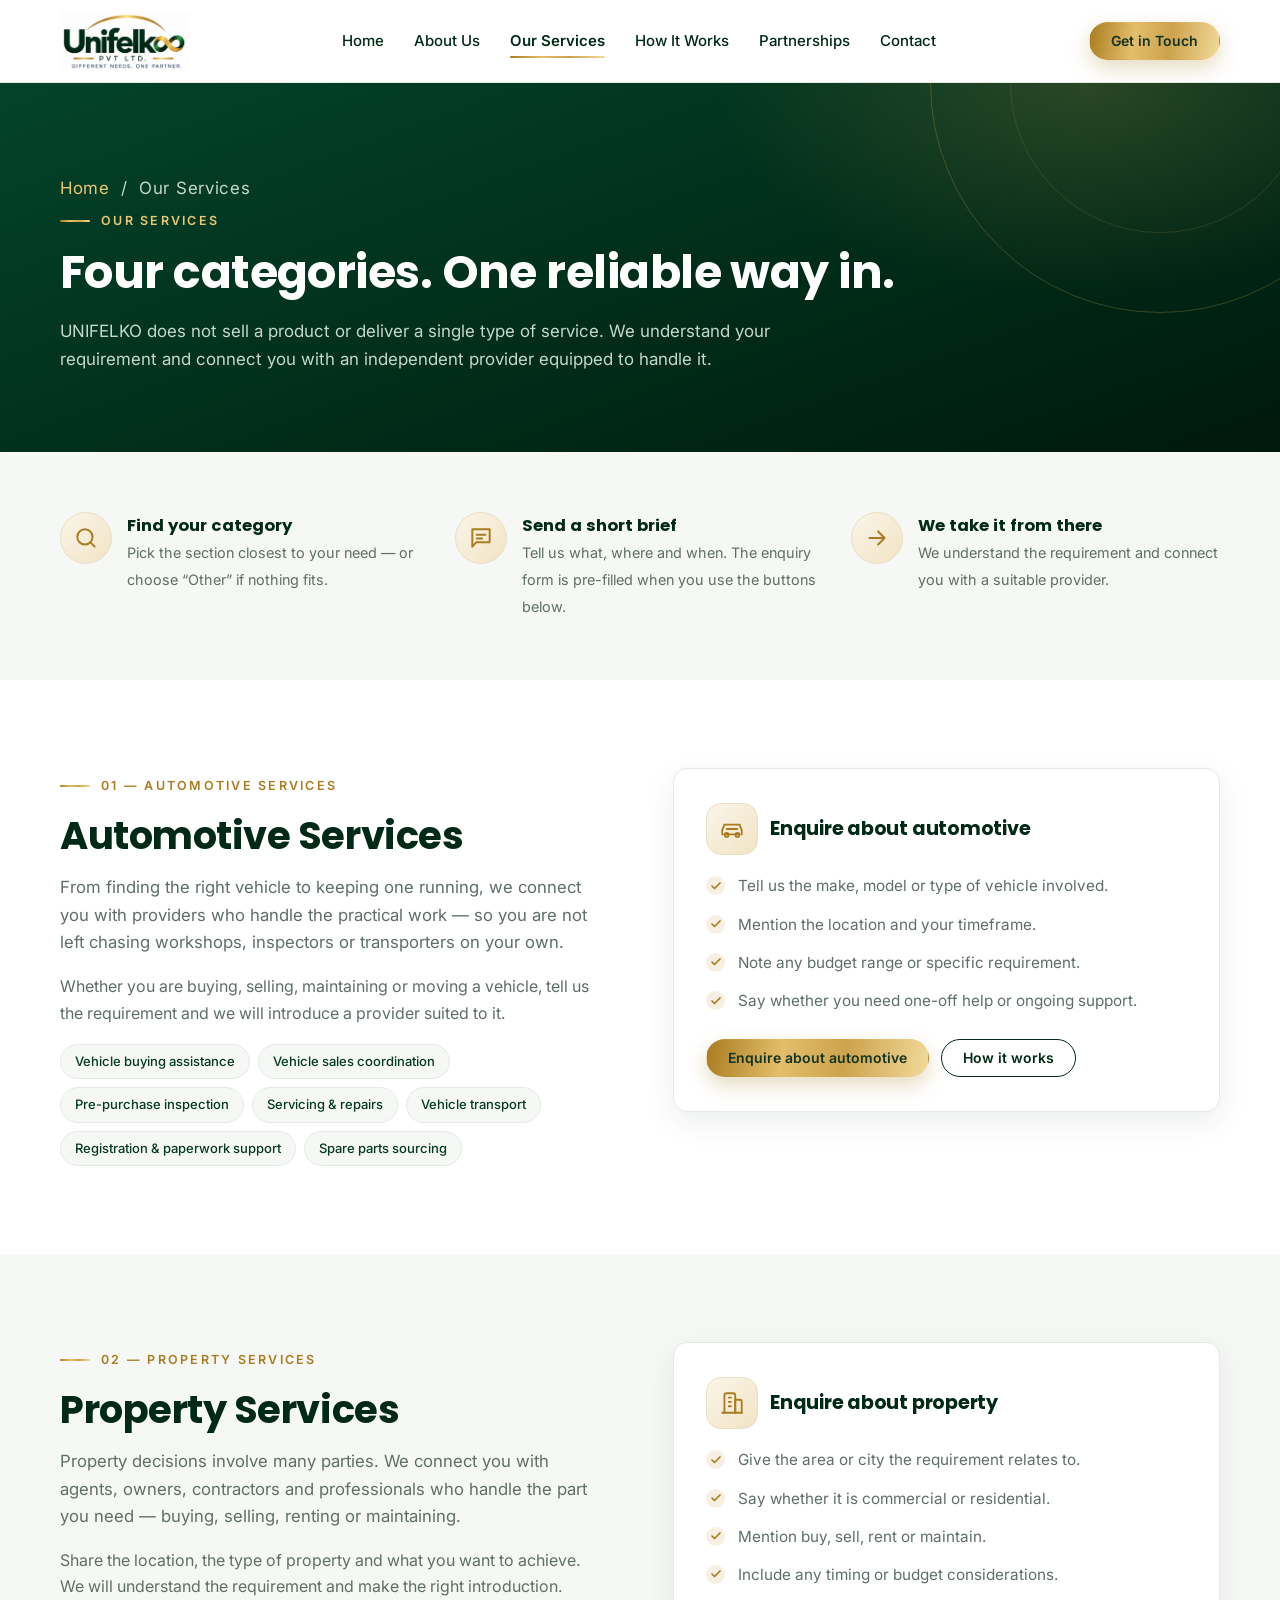
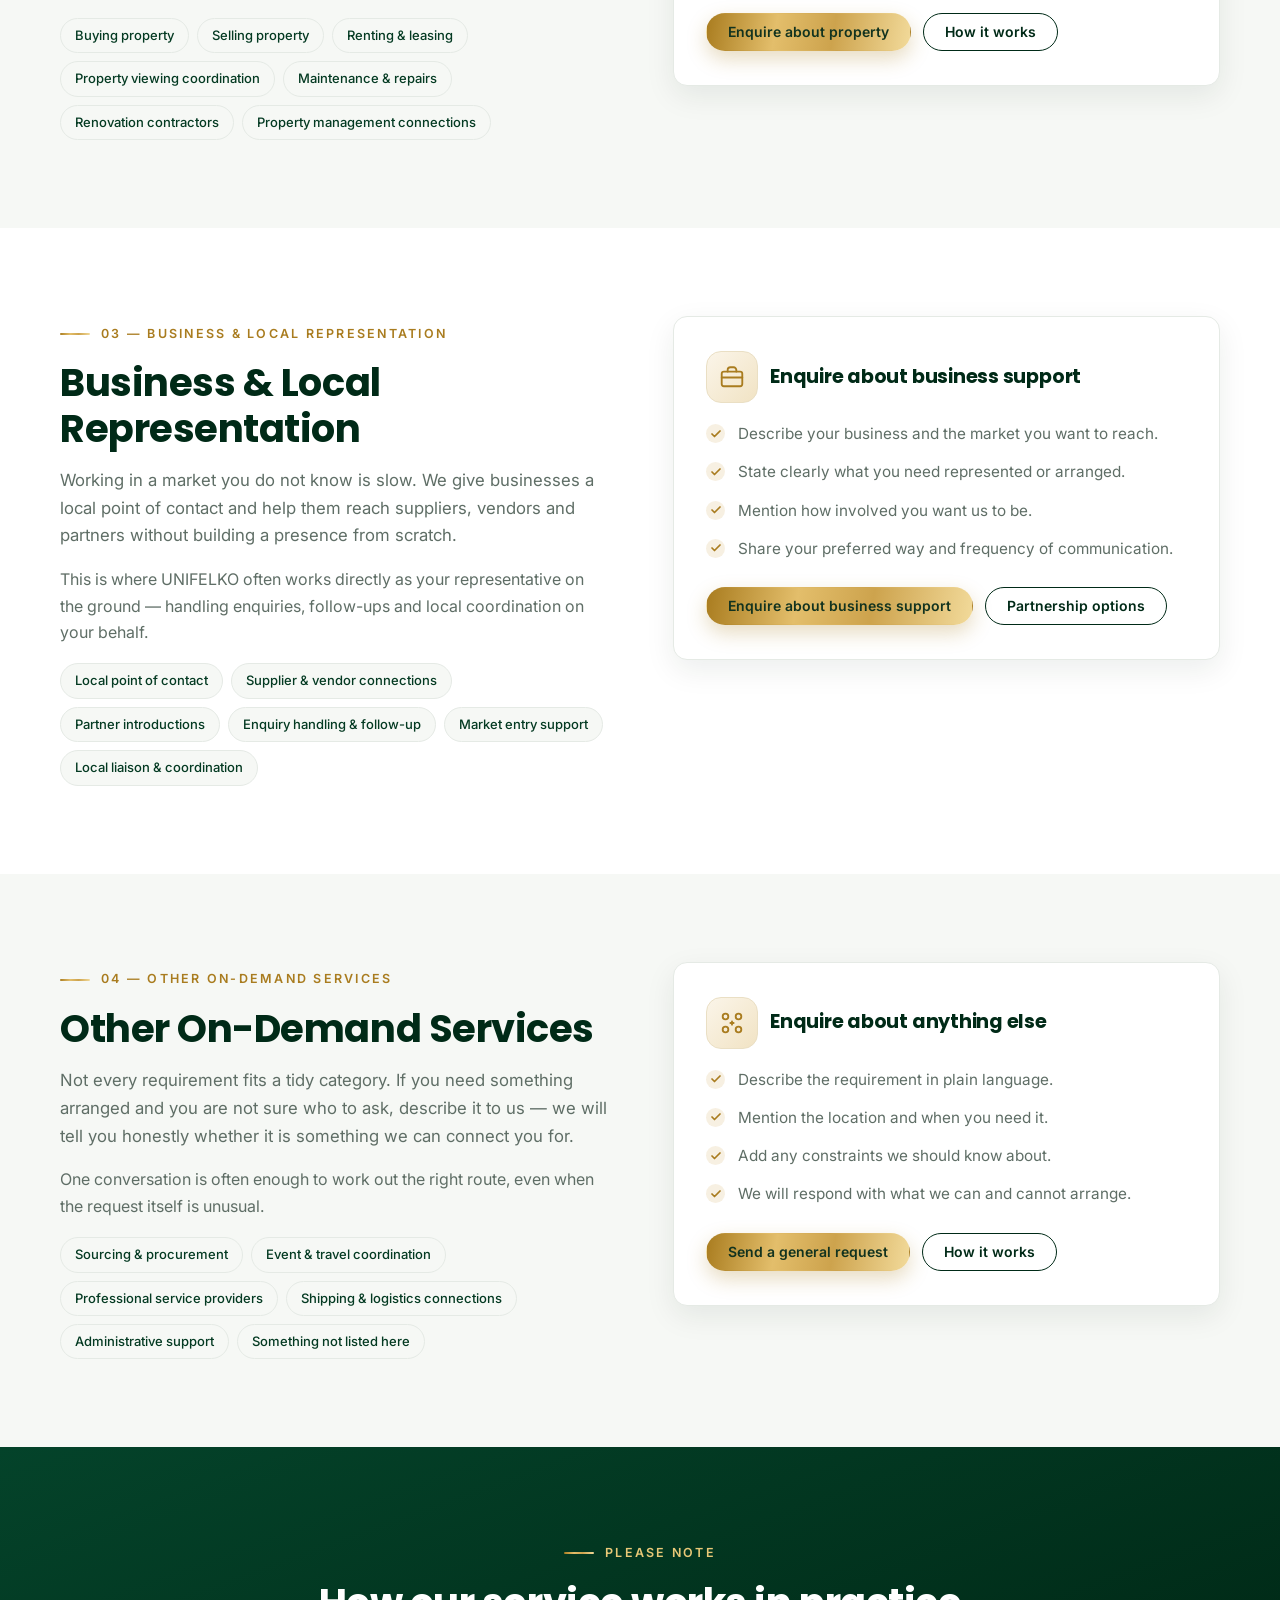
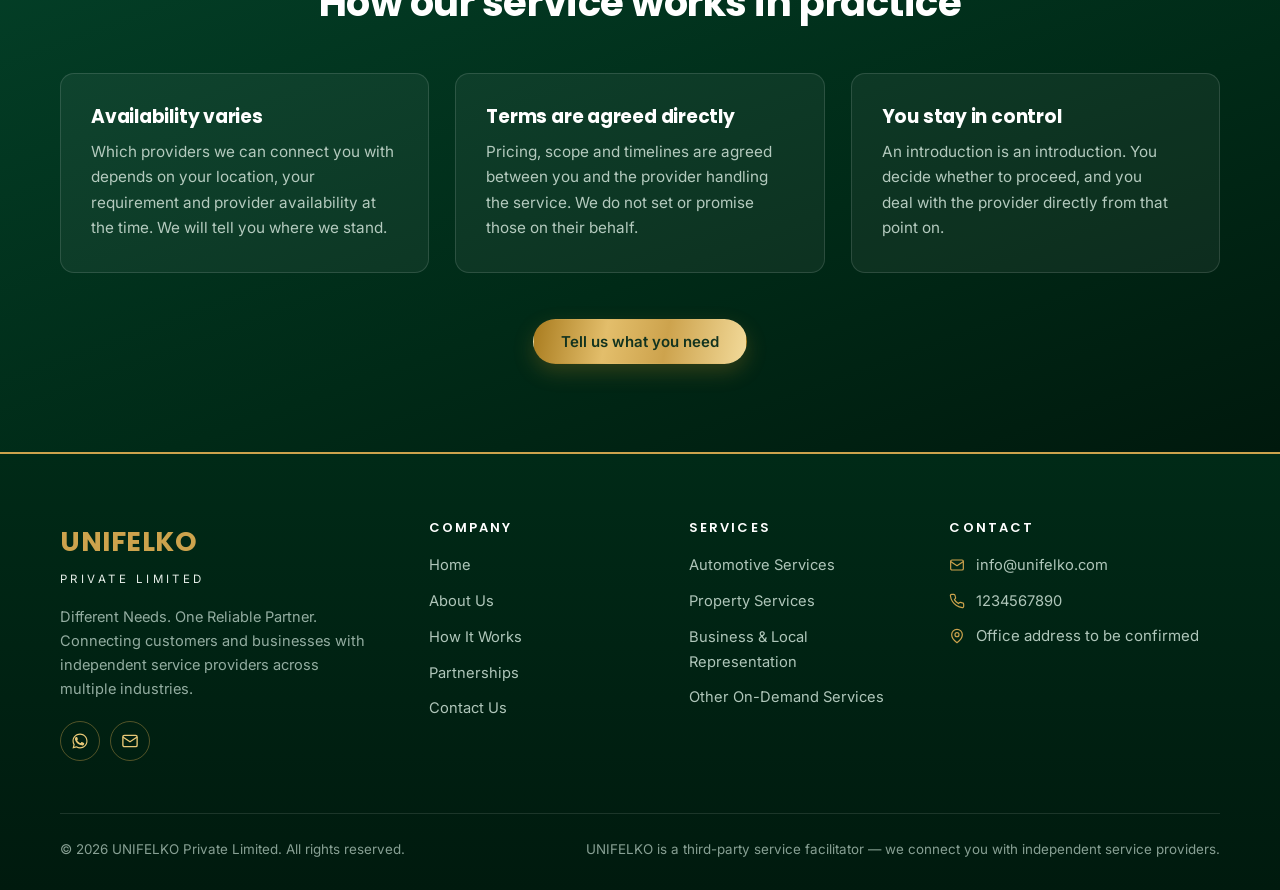
<file: services.html>
<!DOCTYPE html>
<html lang="en">
<head>
<meta charset="utf-8">
<meta name="viewport" content="width=device-width, initial-scale=1">
<title>Our Services — UNIFELKO Private Limited</title>
<meta name="description" content="Automotive services, property services, business and local representation, and other on-demand services — UNIFELKO connects you with a suitable independent service provider.">
<link rel="icon" href="Logo.jpg" type="image/jpeg">
<link rel="preconnect" href="https://fonts.googleapis.com">
<link rel="preconnect" href="https://fonts.gstatic.com" crossorigin>
<link href="https://fonts.googleapis.com/css2?family=Inter:wght@400;500;600&family=Poppins:wght@500;600;700&display=swap" rel="stylesheet">
<link rel="stylesheet" href="css/styles.css">
<script>document.documentElement.classList.add('js');</script>
</head>
<body>

<a class="skip-link" href="#main">Skip to main content</a>

<!-- ================= HEADER ================= -->
<header class="site-header">
  <div class="container header-inner">
    <a class="brand" href="index.html" aria-label="UNIFELKO Private Limited — home">
      <img src="Logo.jpg" alt="UNIFELKO Private Limited — Different Needs. One Reliable Partner." width="130" height="60">
    </a>

    <nav class="nav" id="siteNav" aria-label="Main navigation">
      <a href="index.html">Home</a>
      <a href="about.html">About Us</a>
      <a href="services.html" aria-current="page">Our Services</a>
      <a href="how-it-works.html">How It Works</a>
      <a href="partnerships.html">Partnerships</a>
      <a href="contact.html">Contact</a>
      <a class="btn btn--gold btn--sm nav-cta-mobile" href="contact.html">Get in Touch</a>
    </nav>

    <div class="header-cta">
      <a class="btn btn--gold btn--sm" href="contact.html">Get in Touch</a>
      <button class="nav-toggle" type="button" aria-expanded="false" aria-controls="siteNav" aria-label="Toggle navigation menu">
        <span></span><span></span><span></span>
      </button>
    </div>
  </div>
</header>

<main id="main">

  <!-- ================= PAGE HERO ================= -->
  <section class="page-hero">
    <div class="container">
      <p class="crumbs"><a href="index.html">Home</a> &nbsp;/&nbsp; Our Services</p>
      <span class="eyebrow">Our services</span>
      <h1>Four categories. One reliable way in.</h1>
      <p>
        UNIFELKO does not sell a product or deliver a single type of service. We understand your
        requirement and connect you with an independent provider equipped to handle it.
      </p>
    </div>
  </section>

  <!-- ================= HOW TO USE THIS PAGE ================= -->
  <section class="section section--sm section--alt">
    <div class="container">
      <div class="grid grid--3">
        <div class="reveal" style="display:flex;gap:15px;align-items:flex-start;">
          <span class="icon-box icon-box--round" aria-hidden="true">
            <svg viewBox="0 0 24 24" fill="none" stroke="currentColor" stroke-width="1.8" stroke-linecap="round" stroke-linejoin="round"><circle cx="11" cy="11" r="7"/><path d="m20 20-3.5-3.5"/></svg>
          </span>
          <div>
            <strong style="display:block;font-family:var(--font-display);color:var(--green-900);">Find your category</strong>
            <span class="muted" style="font-size:14.4px;">Pick the section closest to your need — or choose “Other” if nothing fits.</span>
          </div>
        </div>
        <div class="reveal" style="display:flex;gap:15px;align-items:flex-start;">
          <span class="icon-box icon-box--round" aria-hidden="true">
            <svg viewBox="0 0 24 24" fill="none" stroke="currentColor" stroke-width="1.8" stroke-linecap="round" stroke-linejoin="round"><path d="M4 4h16v12H7.5L4 20V4z"/><path d="M8 9h8M8 12.5h5"/></svg>
          </span>
          <div>
            <strong style="display:block;font-family:var(--font-display);color:var(--green-900);">Send a short brief</strong>
            <span class="muted" style="font-size:14.4px;">Tell us what, where and when. The enquiry form is pre-filled when you use the buttons below.</span>
          </div>
        </div>
        <div class="reveal" style="display:flex;gap:15px;align-items:flex-start;">
          <span class="icon-box icon-box--round" aria-hidden="true">
            <svg viewBox="0 0 24 24" fill="none" stroke="currentColor" stroke-width="1.8" stroke-linecap="round" stroke-linejoin="round"><path d="M5 12h14M13 6l6 6-6 6"/></svg>
          </span>
          <div>
            <strong style="display:block;font-family:var(--font-display);color:var(--green-900);">We take it from there</strong>
            <span class="muted" style="font-size:14.4px;">We understand the requirement and connect you with a suitable provider.</span>
          </div>
        </div>
      </div>
    </div>
  </section>

  <!-- ================= 01 AUTOMOTIVE ================= -->
  <section class="section" id="automotive">
    <div class="container split split--wide split--top">
      <div class="reveal">
        <span class="eyebrow">01 — Automotive services</span>
        <h2 class="section-title">Automotive Services</h2>
        <p class="section-lead">
          From finding the right vehicle to keeping one running, we connect you with providers
          who handle the practical work — so you are not left chasing workshops, inspectors or
          transporters on your own.
        </p>
        <p class="lead" style="margin-top:16px;font-size:1rem;">
          Whether you are buying, selling, maintaining or moving a vehicle, tell us the
          requirement and we will introduce a provider suited to it.
        </p>

        <div class="tag-list" aria-label="Example automotive requirements">
          <span class="tag">Vehicle buying assistance</span>
          <span class="tag">Vehicle sales coordination</span>
          <span class="tag">Pre-purchase inspection</span>
          <span class="tag">Servicing &amp; repairs</span>
          <span class="tag">Vehicle transport</span>
          <span class="tag">Registration &amp; paperwork support</span>
          <span class="tag">Spare parts sourcing</span>
        </div>
      </div>

      <div class="reveal">
        <div class="panel">
          <h3>
            <span class="icon-box" aria-hidden="true">
              <svg viewBox="0 0 24 24" fill="none" stroke="currentColor" stroke-width="1.7" stroke-linecap="round" stroke-linejoin="round"><path d="M3 17v-4l2-5h14l2 5v4"/><path d="M5 17h14"/><circle cx="7" cy="17.5" r="1.8"/><circle cx="17" cy="17.5" r="1.8"/><path d="M7 12h10"/></svg>
            </span>
            Enquire about automotive
          </h3>
          <ul>
            <li>Tell us the make, model or type of vehicle involved.</li>
            <li>Mention the location and your timeframe.</li>
            <li>Note any budget range or specific requirement.</li>
            <li>Say whether you need one-off help or ongoing support.</li>
          </ul>
          <div class="card-foot" style="display:flex;gap:12px;flex-wrap:wrap;margin-top:26px;">
            <a class="btn btn--gold btn--sm" href="contact.html?service=automotive#enquiry">Enquire about automotive</a>
            <a class="btn btn--outline btn--sm" href="how-it-works.html">How it works</a>
          </div>
        </div>
      </div>
    </div>
  </section>

  <!-- ================= 02 PROPERTY ================= -->
  <section class="section section--alt" id="property">
    <div class="container split split--wide split--top">
      <div class="reveal">
        <span class="eyebrow">02 — Property services</span>
        <h2 class="section-title">Property Services</h2>
        <p class="section-lead">
          Property decisions involve many parties. We connect you with agents, owners,
          contractors and professionals who handle the part you need — buying, selling, renting
          or maintaining.
        </p>
        <p class="lead" style="margin-top:16px;font-size:1rem;">
          Share the location, the type of property and what you want to achieve. We will
          understand the requirement and make the right introduction.
        </p>

        <div class="tag-list" aria-label="Example property requirements">
          <span class="tag">Buying property</span>
          <span class="tag">Selling property</span>
          <span class="tag">Renting &amp; leasing</span>
          <span class="tag">Property viewing coordination</span>
          <span class="tag">Maintenance &amp; repairs</span>
          <span class="tag">Renovation contractors</span>
          <span class="tag">Property management connections</span>
        </div>
      </div>

      <div class="reveal">
        <div class="panel">
          <h3>
            <span class="icon-box" aria-hidden="true">
              <svg viewBox="0 0 24 24" fill="none" stroke="currentColor" stroke-width="1.7" stroke-linecap="round" stroke-linejoin="round"><path d="M3 21h18"/><path d="M5 21V5a2 2 0 0 1 2-2h6a2 2 0 0 1 2 2v16"/><path d="M15 21V9h4a2 2 0 0 1 2 2v10"/><path d="M9 7h2M9 11h2M9 15h2"/></svg>
            </span>
            Enquire about property
          </h3>
          <ul>
            <li>Give the area or city the requirement relates to.</li>
            <li>Say whether it is commercial or residential.</li>
            <li>Mention buy, sell, rent or maintain.</li>
            <li>Include any timing or budget considerations.</li>
          </ul>
          <div class="card-foot" style="display:flex;gap:12px;flex-wrap:wrap;margin-top:26px;">
            <a class="btn btn--gold btn--sm" href="contact.html?service=property#enquiry">Enquire about property</a>
            <a class="btn btn--outline btn--sm" href="how-it-works.html">How it works</a>
          </div>
        </div>
      </div>
    </div>
  </section>

  <!-- ================= 03 BUSINESS ================= -->
  <section class="section" id="business">
    <div class="container split split--wide split--top">
      <div class="reveal">
        <span class="eyebrow">03 — Business &amp; local representation</span>
        <h2 class="section-title">Business &amp; Local Representation</h2>
        <p class="section-lead">
          Working in a market you do not know is slow. We give businesses a local point of
          contact and help them reach suppliers, vendors and partners without building a
          presence from scratch.
        </p>
        <p class="lead" style="margin-top:16px;font-size:1rem;">
          This is where UNIFELKO often works directly as your representative on the ground —
          handling enquiries, follow-ups and local coordination on your behalf.
        </p>

        <div class="tag-list" aria-label="Example business requirements">
          <span class="tag">Local point of contact</span>
          <span class="tag">Supplier &amp; vendor connections</span>
          <span class="tag">Partner introductions</span>
          <span class="tag">Enquiry handling &amp; follow-up</span>
          <span class="tag">Market entry support</span>
          <span class="tag">Local liaison &amp; coordination</span>
        </div>
      </div>

      <div class="reveal">
        <div class="panel">
          <h3>
            <span class="icon-box" aria-hidden="true">
              <svg viewBox="0 0 24 24" fill="none" stroke="currentColor" stroke-width="1.7" stroke-linecap="round" stroke-linejoin="round"><rect x="2.5" y="7" width="19" height="13.5" rx="2"/><path d="M16 7V5.5A2.5 2.5 0 0 0 13.5 3h-3A2.5 2.5 0 0 0 8 5.5V7"/><path d="M2.5 12.5h19"/></svg>
            </span>
            Enquire about business support
          </h3>
          <ul>
            <li>Describe your business and the market you want to reach.</li>
            <li>State clearly what you need represented or arranged.</li>
            <li>Mention how involved you want us to be.</li>
            <li>Share your preferred way and frequency of communication.</li>
          </ul>
          <div class="card-foot" style="display:flex;gap:12px;flex-wrap:wrap;margin-top:26px;">
            <a class="btn btn--gold btn--sm" href="contact.html?service=business#enquiry">Enquire about business support</a>
            <a class="btn btn--outline btn--sm" href="partnerships.html">Partnership options</a>
          </div>
        </div>
      </div>
    </div>
  </section>

  <!-- ================= 04 OTHER ================= -->
  <section class="section section--alt" id="other">
    <div class="container split split--wide split--top">
      <div class="reveal">
        <span class="eyebrow">04 — Other on-demand services</span>
        <h2 class="section-title">Other On-Demand Services</h2>
        <p class="section-lead">
          Not every requirement fits a tidy category. If you need something arranged and you are
          not sure who to ask, describe it to us — we will tell you honestly whether it is
          something we can connect you for.
        </p>
        <p class="lead" style="margin-top:16px;font-size:1rem;">
          One conversation is often enough to work out the right route, even when the request
          itself is unusual.
        </p>

        <div class="tag-list" aria-label="Example on-demand requirements">
          <span class="tag">Sourcing &amp; procurement</span>
          <span class="tag">Event &amp; travel coordination</span>
          <span class="tag">Professional service providers</span>
          <span class="tag">Shipping &amp; logistics connections</span>
          <span class="tag">Administrative support</span>
          <span class="tag">Something not listed here</span>
        </div>
      </div>

      <div class="reveal">
        <div class="panel">
          <h3>
            <span class="icon-box" aria-hidden="true">
              <svg viewBox="0 0 24 24" fill="none" stroke="currentColor" stroke-width="1.7" stroke-linecap="round" stroke-linejoin="round"><circle cx="6" cy="6" r="2.6"/><circle cx="18" cy="6" r="2.6"/><circle cx="6" cy="18" r="2.6"/><circle cx="18" cy="18" r="2.6"/><path d="M12 10.5v3M10.5 12h3"/></svg>
            </span>
            Enquire about anything else
          </h3>
          <ul>
            <li>Describe the requirement in plain language.</li>
            <li>Mention the location and when you need it.</li>
            <li>Add any constraints we should know about.</li>
            <li>We will respond with what we can and cannot arrange.</li>
          </ul>
          <div class="card-foot" style="display:flex;gap:12px;flex-wrap:wrap;margin-top:26px;">
            <a class="btn btn--gold btn--sm" href="contact.html?service=other#enquiry">Send a general request</a>
            <a class="btn btn--outline btn--sm" href="how-it-works.html">How it works</a>
          </div>
        </div>
      </div>
    </div>
  </section>

  <!-- ================= IMPORTANT NOTE ================= -->
  <section class="section section--dark">
    <div class="container">
      <div class="section-head section-head--center reveal">
        <span class="eyebrow">Please note</span>
        <h2 class="section-title">How our service works in practice</h2>
      </div>

      <div class="grid grid--3" style="margin-top:48px;">
        <article class="card reveal">
          <h3 style="margin-top:0;">Availability varies</h3>
          <p>Which providers we can connect you with depends on your location, your requirement
          and provider availability at the time. We will tell you where we stand.</p>
        </article>
        <article class="card reveal">
          <h3 style="margin-top:0;">Terms are agreed directly</h3>
          <p>Pricing, scope and timelines are agreed between you and the provider handling the
          service. We do not set or promise those on their behalf.</p>
        </article>
        <article class="card reveal">
          <h3 style="margin-top:0;">You stay in control</h3>
          <p>An introduction is an introduction. You decide whether to proceed, and you deal
          with the provider directly from that point on.</p>
        </article>
      </div>

      <div class="center reveal" style="margin-top:46px;">
        <a class="btn btn--gold" href="contact.html">Tell us what you need</a>
      </div>
    </div>
  </section>

</main>

<!-- ================= FOOTER ================= -->
<footer class="site-footer">
  <div class="container">
    <div class="footer-grid">
      <div class="footer-brand">
        <span class="logo-word">UNIFELKO</span>
        <span class="logo-sub">Private Limited</span>
        <p class="footer-tagline">Different Needs. One Reliable Partner. Connecting customers and businesses with independent service providers across multiple industries.</p>
        <div class="footer-social">
          <a href="https://wa.me/919876543210?text=Hello%20UNIFELKO%2C%20I%20would%20like%20to%20enquire%20about%20your%20services." target="_blank" rel="noopener" aria-label="Chat with UNIFELKO on WhatsApp">
            <svg viewBox="0 0 24 24" fill="currentColor" aria-hidden="true"><path d="M12 2C6.5 2 2 6.5 2 12c0 1.8.5 3.5 1.3 5L2 22l5.2-1.3c1.4.8 3 1.2 4.8 1.2 5.5 0 10-4.5 10-10S17.5 2 12 2zm0 18.3c-1.6 0-3.1-.4-4.4-1.2l-.3-.2-3.1.8.8-3-.2-.3c-.8-1.4-1.3-3-1.3-4.6C3.5 7.4 7.3 3.7 12 3.7s8.5 3.7 8.5 8.3-3.8 8.3-8.5 8.3z"/><path d="M16.6 14.3c-.3-.2-1.7-.9-2-1-.3-.1-.5-.2-.7.1-.2.3-.7 1-.9 1.2-.2.2-.3.2-.6.1-1.7-.9-2.9-1.6-4-3.5-.3-.5.3-.5.8-1.5.1-.2 0-.4 0-.5s-.7-1.6-.9-2.2c-.2-.6-.5-.5-.7-.5h-.6c-.2 0-.5.1-.8.4-.3.3-1 1-1 2.5s1.1 2.9 1.2 3.1c.2.2 2.2 3.3 5.3 4.6 2 .8 2.7.9 3.7.8.6-.1 1.7-.7 2-1.4.2-.7.2-1.3.2-1.4-.1-.2-.3-.3-.6-.4z"/></svg>
          </a>
          <a href="mailto:info@unifelko.com" aria-label="Email UNIFELKO">
            <svg viewBox="0 0 24 24" fill="none" stroke="currentColor" stroke-width="1.8" stroke-linecap="round" stroke-linejoin="round" aria-hidden="true"><rect x="2.5" y="4.5" width="19" height="15" rx="2"/><path d="m3 7 9 6 9-6"/></svg>
          </a>
        </div>
      </div>

      <div>
        <h4>Company</h4>
        <ul class="footer-links">
          <li><a href="index.html">Home</a></li>
          <li><a href="about.html">About Us</a></li>
          <li><a href="how-it-works.html">How It Works</a></li>
          <li><a href="partnerships.html">Partnerships</a></li>
          <li><a href="contact.html">Contact Us</a></li>
        </ul>
      </div>

      <div>
        <h4>Services</h4>
        <ul class="footer-links">
          <li><a href="services.html#automotive">Automotive Services</a></li>
          <li><a href="services.html#property">Property Services</a></li>
          <li><a href="services.html#business">Business &amp; Local Representation</a></li>
          <li><a href="services.html#other">Other On-Demand Services</a></li>
        </ul>
      </div>

      <div>
        <h4>Contact</h4>
        <ul class="footer-links footer-contact">
          <li>
            <svg viewBox="0 0 24 24" fill="none" stroke="currentColor" stroke-width="1.8" stroke-linecap="round" stroke-linejoin="round" aria-hidden="true"><rect x="2.5" y="4.5" width="19" height="15" rx="2"/><path d="m3 7 9 6 9-6"/></svg>
            <a href="mailto:info@unifelko.com">info@unifelko.com</a>
          </li>
          <li>
            <svg viewBox="0 0 24 24" fill="none" stroke="currentColor" stroke-width="1.8" stroke-linecap="round" stroke-linejoin="round" aria-hidden="true"><path d="M22 16.9v3a2 2 0 0 1-2.2 2 19.8 19.8 0 0 1-8.6-3.1 19.5 19.5 0 0 1-6-6A19.8 19.8 0 0 1 2.1 4.2 2 2 0 0 1 4.1 2h3a2 2 0 0 1 2 1.7c.1 1 .4 1.9.7 2.8a2 2 0 0 1-.5 2.1L8.1 9.9a16 16 0 0 0 6 6l1.3-1.3a2 2 0 0 1 2.1-.5c.9.4 1.8.6 2.8.8a2 2 0 0 1 1.7 2z"/></svg>
            <a href="tel:+919876543210">1234567890</a>
          </li>
          <li>
            <svg viewBox="0 0 24 24" fill="none" stroke="currentColor" stroke-width="1.8" stroke-linecap="round" stroke-linejoin="round" aria-hidden="true"><path d="M20 10c0 6-8 12-8 12s-8-6-8-12a8 8 0 0 1 16 0z"/><circle cx="12" cy="10" r="3"/></svg>
            <span>Office address to be confirmed</span>
          </li>
        </ul>
      </div>
    </div>

    <div class="footer-bottom">
      <p>&copy; <span data-year>2026</span> UNIFELKO Private Limited. All rights reserved.</p>
      <p>UNIFELKO is a third-party service facilitator — we connect you with independent service providers.</p>
    </div>
  </div>
</footer>

<script src="js/script.js"></script>
</body>
</html>
</file>
<file: css/styles.css>
/* ==========================================================================
   UNIFELKO PRIVATE LIMITED — Main Stylesheet
   Palette sampled directly from Logo.jpg:
   deep forest green #002A17 · gold #CDA34D · navy #1C2E52 · white
   ========================================================================== */

/* ---------- 1. Design tokens ---------- */
:root {
  --green-900: #002A17;
  --green-800: #043A22;
  --green-700: #0A5133;
  --green-600: #0E6B43;

  --gold: #CDA34D;
  --gold-light: #E8C877;
  --gold-pale: #F5E7C3;
  --gold-deep: #A97C1F;

  --navy: #1C2E52;

  --ink: #22302A;
  --muted: #5F6E66;
  --line: #E5EAE5;
  --bg: #FFFFFF;
  --bg-alt: #F6F8F5;

  --radius: 14px;
  --radius-sm: 10px;
  --shadow: 0 10px 30px rgba(0, 42, 23, 0.08);
  --shadow-lg: 0 24px 60px rgba(0, 42, 23, 0.16);

  --gold-grad: linear-gradient(100deg, #A97C1F 0%, #E3BE6B 34%, #CDA34D 62%, #F2DA9A 100%);
  --green-grad: linear-gradient(160deg, #04432A 0%, #002A17 62%, #00190D 100%);

  --container: 1160px;
  --header-h: 82px;

  --font-display: 'Poppins', 'Segoe UI', 'Helvetica Neue', Arial, sans-serif;
  --font-body: 'Inter', 'Segoe UI', 'Helvetica Neue', Arial, sans-serif;
}

/* ---------- 2. Reset & base ---------- */
*,
*::before,
*::after { box-sizing: border-box; }

* { margin: 0; }

html {
  scroll-behavior: smooth;
  -webkit-text-size-adjust: 100%;
}

body {
  font-family: var(--font-body);
  font-size: 16.5px;
  line-height: 1.65;
  color: var(--ink);
  background: var(--bg);
  -webkit-font-smoothing: antialiased;
  overflow-x: hidden;
}

img, svg, picture, video { display: block; max-width: 100%; }

a { color: inherit; }

button, input, select, textarea { font: inherit; color: inherit; }

h1, h2, h3, h4, h5 {
  font-family: var(--font-display);
  font-weight: 700;
  line-height: 1.18;
  letter-spacing: -0.012em;
  color: var(--green-900);
}

p { text-wrap: pretty; }

::selection { background: var(--gold); color: #12331F; }

:focus-visible {
  outline: 3px solid var(--gold);
  outline-offset: 3px;
  border-radius: 4px;
}

.container {
  width: min(100% - 40px, var(--container));
  margin-inline: auto;
}

.skip-link {
  position: absolute;
  left: 12px;
  top: -60px;
  z-index: 200;
  background: var(--green-900);
  color: #fff;
  padding: 12px 20px;
  border-radius: 0 0 8px 8px;
  font-weight: 600;
  text-decoration: none;
  transition: top 0.2s;
}
.skip-link:focus { top: 0; }

/* ---------- 3. Typography helpers ---------- */
.eyebrow {
  display: inline-flex;
  align-items: center;
  gap: 11px;
  font-size: 12.5px;
  font-weight: 600;
  letter-spacing: 0.18em;
  text-transform: uppercase;
  color: var(--gold-deep);
}
.eyebrow::before {
  content: "";
  width: 30px;
  height: 2px;
  background: var(--gold-grad);
  border-radius: 2px;
}

.section-title {
  font-size: clamp(1.7rem, 3vw, 2.5rem);
  margin-top: 16px;
}

.section-lead {
  margin-top: 16px;
  max-width: 64ch;
  color: var(--muted);
  font-size: 1.05rem;
}

.gold-text {
  background: var(--gold-grad);
  -webkit-background-clip: text;
  background-clip: text;
  color: transparent;
}

.muted { color: var(--muted); }

.lead { font-size: 1.08rem; color: var(--muted); }

.center { text-align: center; }
.center .section-lead { margin-inline: auto; }

/* ---------- 4. Buttons ---------- */
.btn {
  display: inline-flex;
  align-items: center;
  justify-content: center;
  gap: 9px;
  padding: 14px 27px;
  border: 1.5px solid transparent;
  border-radius: 999px;
  font-family: var(--font-body);
  font-size: 15px;
  font-weight: 600;
  line-height: 1;
  text-decoration: none;
  cursor: pointer;
  white-space: nowrap;
  transition: transform 0.25s ease, box-shadow 0.25s ease, background 0.25s ease, color 0.25s ease, border-color 0.25s ease;
}
.btn svg { width: 17px; height: 17px; flex: none; }

.btn--gold {
  background: var(--gold-grad);
  color: #12331F;
  box-shadow: 0 8px 20px rgba(169, 124, 31, 0.28);
}
.btn--gold:hover {
  transform: translateY(-2px);
  box-shadow: 0 14px 30px rgba(169, 124, 31, 0.38);
}

.btn--dark {
  background: var(--green-900);
  color: #fff;
}
.btn--dark:hover { background: var(--green-700); transform: translateY(-2px); }

.btn--outline {
  border-color: var(--green-900);
  color: var(--green-900);
  background: transparent;
}
.btn--outline:hover { background: var(--green-900); color: #fff; transform: translateY(-2px); }

.btn--light {
  border-color: rgba(255, 255, 255, 0.4);
  color: #fff;
  background: rgba(255, 255, 255, 0.06);
}
.btn--light:hover { background: #fff; color: var(--green-900); transform: translateY(-2px); }

.btn--sm { padding: 11px 21px; font-size: 14px; }
.btn--block { width: 100%; }

.btn-row {
  display: flex;
  flex-wrap: wrap;
  gap: 14px;
  margin-top: 34px;
}

/* ---------- 5. Header & navigation ---------- */
.site-header {
  position: sticky;
  top: 0;
  z-index: 60;
  background: rgba(255, 255, 255, 0.94);
  backdrop-filter: blur(12px);
  -webkit-backdrop-filter: blur(12px);
  border-bottom: 1px solid var(--line);
  transition: box-shadow 0.3s ease;
}
.site-header.is-stuck { box-shadow: 0 8px 26px rgba(0, 42, 23, 0.1); }

.header-inner {
  display: flex;
  align-items: center;
  justify-content: space-between;
  gap: 26px;
  min-height: var(--header-h);
}

.brand {
  display: inline-flex;
  align-items: center;
  text-decoration: none;
  flex: none;
}
.brand img { height: 60px; width: auto; }

.nav {
  display: flex;
  align-items: center;
  gap: 4px;
}
.nav-cta-mobile { display: none; }
.nav a {
  position: relative;
  padding: 10px 13px;
  font-size: 15px;
  font-weight: 500;
  color: var(--green-900);
  text-decoration: none;
  border-radius: 8px;
}
.nav a::after {
  content: "";
  position: absolute;
  left: 13px;
  right: 13px;
  bottom: 5px;
  height: 2px;
  background: var(--gold-grad);
  border-radius: 2px;
  transform: scaleX(0);
  transform-origin: left;
  transition: transform 0.28s ease;
}
.nav a:hover::after,
.nav a[aria-current="page"]::after { transform: scaleX(1); }
.nav a[aria-current="page"] { font-weight: 600; }

.header-cta { display: flex; align-items: center; gap: 10px; flex: none; }

.nav-toggle {
  display: none;
  width: 44px;
  height: 44px;
  padding: 0;
  border: 1.5px solid var(--line);
  border-radius: 10px;
  background: #fff;
  cursor: pointer;
  place-items: center;
}
.nav-toggle span {
  display: block;
  width: 20px;
  height: 2px;
  margin: 3.5px auto;
  background: var(--green-900);
  border-radius: 2px;
  transition: transform 0.3s ease, opacity 0.25s ease;
}
.nav-toggle[aria-expanded="true"] span:nth-child(1) { transform: translateY(5.5px) rotate(45deg); }
.nav-toggle[aria-expanded="true"] span:nth-child(2) { opacity: 0; }
.nav-toggle[aria-expanded="true"] span:nth-child(3) { transform: translateY(-5.5px) rotate(-45deg); }

/* ---------- 6. Sections ---------- */
.section { padding: 88px 0; }
.section--sm { padding: 60px 0; }
.section--alt { background: var(--bg-alt); }
.section--tight { padding-top: 0; }

.section--dark {
  background: var(--green-grad);
  color: #DCE9E2;
  position: relative;
  overflow: hidden;
}
.section--dark h2,
.section--dark h3,
.section--dark h4 { color: #fff; }
.section--dark .section-lead,
.section--dark .lead { color: #B4CABE; }
.section--dark .eyebrow { color: var(--gold-light); }

.section-head { max-width: 760px; }
.section-head--center { margin-inline: auto; text-align: center; }
.section-head--center .section-lead { margin-inline: auto; }

/* ---------- 7. Hero (home) ---------- */
.hero {
  position: relative;
  overflow: hidden;
  background:
    radial-gradient(ellipse 700px 420px at 82% 8%, rgba(205, 163, 77, 0.2), transparent 62%),
    radial-gradient(ellipse 600px 400px at 5% 95%, rgba(205, 163, 77, 0.1), transparent 60%),
    var(--green-grad);
  color: #fff;
  padding: 92px 0 100px;
}
.hero::before {
  content: "";
  position: absolute;
  inset: 0;
  background-image:
    linear-gradient(rgba(255, 255, 255, 0.045) 1px, transparent 1px),
    linear-gradient(90deg, rgba(255, 255, 255, 0.045) 1px, transparent 1px);
  background-size: 52px 52px;
  mask-image: radial-gradient(ellipse 90% 80% at 50% 40%, #000 35%, transparent 78%);
  -webkit-mask-image: radial-gradient(ellipse 90% 80% at 50% 40%, #000 35%, transparent 78%);
  pointer-events: none;
}

.hero-arc {
  position: absolute;
  top: -110px;
  right: -140px;
  width: 720px;
  max-width: 65%;
  opacity: 0.4;
  pointer-events: none;
  z-index: 0;
}

.hero-inner {
  position: relative;
  z-index: 1;
  display: grid;
  grid-template-columns: 1.06fr 0.94fr;
  gap: 60px;
  align-items: center;
}

.hero h1 {
  color: #fff;
  font-size: clamp(2.1rem, 4.4vw, 3.45rem);
  margin-top: 20px;
}
.hero-sub {
  margin-top: 20px;
  max-width: 55ch;
  font-size: 1.11rem;
  color: #C6D8CD;
}
.hero-badge {
  display: inline-flex;
  align-items: center;
  gap: 9px;
  padding: 8px 17px;
  border: 1px solid rgba(205, 163, 77, 0.45);
  border-radius: 999px;
  background: rgba(205, 163, 77, 0.12);
  color: var(--gold-light);
  font-size: 12.5px;
  font-weight: 600;
  letter-spacing: 0.14em;
  text-transform: uppercase;
}
.hero-badge::before {
  content: "";
  width: 7px;
  height: 7px;
  border-radius: 50%;
  background: var(--gold);
}

.hero-facts {
  display: flex;
  flex-wrap: wrap;
  gap: 14px 30px;
  margin-top: 38px;
  padding-top: 28px;
  border-top: 1px solid rgba(255, 255, 255, 0.15);
}
.hero-facts li {
  list-style: none;
  display: flex;
  align-items: center;
  gap: 10px;
  font-size: 14.5px;
  color: #D6E5DC;
}
.hero-facts { padding-left: 0; }
.hero-facts li::before {
  content: "";
  flex: none;
  width: 18px;
  height: 18px;
  border-radius: 50%;
  border: 2px solid var(--gold);
  background:
    url("data:image/svg+xml,%3Csvg xmlns='http://www.w3.org/2000/svg' viewBox='0 0 24 24' fill='none' stroke='%23CDA34D' stroke-width='4' stroke-linecap='round' stroke-linejoin='round'%3E%3Cpath d='M20 6L9 17l-5-5'/%3E%3C/svg%3E") center / 11px no-repeat;
}

.hero-art {
  position: relative;
  z-index: 1;
  width: 100%;
  max-width: 500px;
  margin-inline: auto;
  filter: drop-shadow(0 30px 50px rgba(0, 0, 0, 0.35));
}

/* ---------- 8. Page hero (inner pages) ---------- */
.page-hero {
  position: relative;
  overflow: hidden;
  background:
    radial-gradient(ellipse 600px 340px at 85% 0%, rgba(205, 163, 77, 0.2), transparent 62%),
    var(--green-grad);
  color: #fff;
  padding: 74px 0 78px;
}
.page-hero::before,
.page-hero::after {
  content: "";
  position: absolute;
  border-radius: 50%;
  border: 1px solid rgba(205, 163, 77, 0.28);
  pointer-events: none;
}
.page-hero::before { width: 460px; height: 460px; top: -230px; right: -110px; }
.page-hero::after { width: 300px; height: 300px; top: -150px; right: -30px; border-color: rgba(205, 163, 77, 0.16); }

.page-hero .container { position: relative; z-index: 1; }
.page-hero h1 { color: #fff; font-size: clamp(1.9rem, 3.6vw, 2.9rem); margin-top: 14px; }
.page-hero p { color: #C6D8CD; max-width: 66ch; margin-top: 18px; font-size: 1.06rem; }
.page-hero .eyebrow { color: var(--gold-light); }

.crumbs {
  font-size: 13.5px;
  letter-spacing: 0.04em;
  color: #9DB6A9;
}
.crumbs a { color: var(--gold-light); text-decoration: none; }
.crumbs a:hover { text-decoration: underline; }

/* ---------- 9. Trust bar ---------- */
.trust-bar {
  background: #fff;
  border-bottom: 1px solid var(--line);
}
.trust-grid {
  display: grid;
  grid-template-columns: repeat(4, 1fr);
}
.trust-item {
  display: flex;
  gap: 15px;
  align-items: flex-start;
  padding: 28px 26px;
  border-left: 1px solid var(--line);
}
.trust-item:first-child { border-left: 0; padding-left: 0; }
.trust-item:last-child { padding-right: 0; }
.trust-item > div { min-width: 0; }
.trust-item strong {
  display: block;
  font-family: var(--font-display);
  font-size: 15.5px;
  color: var(--green-900);
  line-height: 1.35;
}
.trust-item span { font-size: 13.5px; color: var(--muted); }

/* ---------- 10. Icon boxes, cards, grids ---------- */
.icon-box {
  flex: none;
  width: 52px;
  height: 52px;
  display: grid;
  place-items: center;
  border-radius: 15px;
  background: linear-gradient(135deg, #FBF5E9, #F1E3C4);
  border: 1px solid #EADFC4;
  color: var(--gold-deep);
}
.icon-box svg { width: 26px; height: 26px; }
.icon-box--green { background: linear-gradient(135deg, #E9F2EC, #D8E9DE); border-color: #CFE2D6; color: var(--green-700); }
.icon-box--round { border-radius: 50%; }

.section--dark .icon-box {
  background: rgba(205, 163, 77, 0.13);
  border-color: rgba(205, 163, 77, 0.35);
  color: var(--gold-light);
}

.grid { display: grid; gap: 26px; }
.grid--2 { grid-template-columns: repeat(2, 1fr); }
.grid--3 { grid-template-columns: repeat(3, 1fr); }
.grid--4 { grid-template-columns: repeat(4, 1fr); }
.grid--tight { gap: 20px; }

.card {
  position: relative;
  overflow: hidden;
  background: #fff;
  border: 1px solid var(--line);
  border-radius: var(--radius);
  padding: 32px 30px;
  transition: transform 0.3s ease, box-shadow 0.3s ease, border-color 0.3s ease;
}
.card::before {
  content: "";
  position: absolute;
  top: 0;
  left: 0;
  right: 0;
  height: 3px;
  background: var(--gold-grad);
  transform: scaleX(0);
  transform-origin: left;
  transition: transform 0.35s ease;
}
.card:hover {
  transform: translateY(-6px);
  border-color: transparent;
  box-shadow: var(--shadow-lg);
}
.card:hover::before { transform: scaleX(1); }
.card h3 { font-size: 1.17rem; margin-top: 20px; }
.card p { margin-top: 11px; color: var(--muted); font-size: 15.3px; }

.card-link {
  display: inline-flex;
  align-items: center;
  gap: 8px;
  margin-top: 20px;
  font-size: 14.5px;
  font-weight: 600;
  color: var(--green-700);
  text-decoration: none;
  transition: gap 0.25s ease, color 0.25s ease;
}
.card-link svg { width: 16px; height: 16px; }
.card-link:hover { color: var(--gold-deep); gap: 13px; }

.section--dark .card {
  background: rgba(255, 255, 255, 0.05);
  border-color: rgba(255, 255, 255, 0.13);
}
.section--dark .card p { color: #B4CABE; }
.section--dark .card-link { color: var(--gold-light); }
.section--dark .card-link:hover { color: #fff; }

/* ---------- 11. Split layout & panels ---------- */
.split {
  display: grid;
  grid-template-columns: 1fr 1fr;
  gap: 58px;
  align-items: center;
}
.split--wide { gap: 66px; }
.split--top { align-items: start; }

.panel {
  background: #fff;
  border: 1px solid var(--line);
  border-radius: var(--radius);
  padding: 34px 32px;
  box-shadow: var(--shadow);
}
.panel h3 { font-size: 1.2rem; display: flex; align-items: center; gap: 12px; }
.panel ul { margin-top: 18px; padding-left: 0; list-style: none; }
.panel li {
  position: relative;
  padding-left: 32px;
  margin-top: 13px;
  font-size: 15.3px;
  color: var(--muted);
}
.panel li::before {
  content: "";
  position: absolute;
  left: 0;
  top: 3px;
  width: 19px;
  height: 19px;
  border-radius: 50%;
  background: rgba(205, 163, 77, 0.16) url("data:image/svg+xml,%3Csvg xmlns='http://www.w3.org/2000/svg' viewBox='0 0 24 24' fill='none' stroke='%23A97C1F' stroke-width='3.5' stroke-linecap='round' stroke-linejoin='round'%3E%3Cpath d='M20 6L9 17l-5-5'/%3E%3C/svg%3E") center / 12px no-repeat;
}
.panel--muted li::before {
  background: rgba(0, 42, 23, 0.07) url("data:image/svg+xml,%3Csvg xmlns='http://www.w3.org/2000/svg' viewBox='0 0 24 24' fill='none' stroke='%235F6E66' stroke-width='3' stroke-linecap='round'%3E%3Cpath d='M18 6L6 18M6 6l12 12'/%3E%3C/svg%3E") center / 11px no-repeat;
}
.panel--muted { background: var(--bg-alt); }

/* ---------- 12. Steps / process ---------- */
.steps-grid {
  display: grid;
  grid-template-columns: repeat(5, 1fr);
  gap: 20px;
}
.steps-grid--3 { grid-template-columns: repeat(3, 1fr); }
.steps-grid--3 .step-card::after { display: none; }
.step-card {
  position: relative;
  background: #fff;
  border: 1px solid var(--line);
  border-radius: var(--radius);
  padding: 28px 22px 30px;
  transition: transform 0.3s ease, box-shadow 0.3s ease;
}
.step-card:hover { transform: translateY(-5px); box-shadow: var(--shadow); }
.step-num {
  width: 44px;
  height: 44px;
  display: grid;
  place-items: center;
  border-radius: 50%;
  background: var(--green-900);
  color: var(--gold-light);
  font-family: var(--font-display);
  font-weight: 700;
  font-size: 16px;
}
.step-card h3 { font-size: 1rem; margin-top: 18px; }
.step-card p { font-size: 14.3px; color: var(--muted); margin-top: 9px; }
.step-card::after {
  content: "";
  position: absolute;
  top: 49px;
  right: -15px;
  width: 10px;
  height: 2px;
  background: var(--gold);
}
.step-card:last-child::after { display: none; }

.timeline { position: relative; }
.timeline::before {
  content: "";
  position: absolute;
  left: 27px;
  top: 26px;
  bottom: 26px;
  width: 2px;
  background: linear-gradient(180deg, var(--gold), rgba(205, 163, 77, 0.18));
}
.tl-item {
  position: relative;
  display: flex;
  gap: 28px;
  padding-bottom: 38px;
}
.tl-item:last-child { padding-bottom: 0; }
.tl-dot {
  flex: none;
  width: 56px;
  height: 56px;
  display: grid;
  place-items: center;
  border-radius: 50%;
  background: #fff;
  border: 2px solid var(--gold);
  color: var(--green-900);
  font-family: var(--font-display);
  font-weight: 700;
  font-size: 17px;
  box-shadow: 0 0 0 7px var(--bg);
  z-index: 1;
}
.tl-body { padding-top: 6px; }
.tl-body h3 { font-size: 1.2rem; }
.tl-body p { margin-top: 10px; color: var(--muted); max-width: 62ch; }

/* ---------- 13. Flow diagram ---------- */
.flow {
  display: flex;
  align-items: center;
  justify-content: center;
  flex-wrap: wrap;
  gap: 14px;
}
.flow-node {
  background: #fff;
  border: 1.5px solid var(--line);
  border-radius: 12px;
  padding: 17px 26px;
  text-align: center;
  font-weight: 600;
  font-size: 15px;
  color: var(--green-900);
  box-shadow: var(--shadow);
}
.flow-node small {
  display: block;
  font-weight: 400;
  font-size: 13px;
  color: var(--muted);
  margin-top: 3px;
}
.flow-node--accent { background: var(--green-900); border-color: var(--green-900); color: #fff; }
.flow-node--accent small { color: #A9C4B6; }
.flow-node--gold { background: var(--gold-grad); border-color: transparent; color: #12331F; box-shadow: 0 10px 24px rgba(169, 124, 31, 0.3); }
.flow-node--gold small { color: #3D5A33; }
.flow-arrow { color: var(--gold); flex: none; }
.flow-arrow svg { width: 26px; height: 26px; }

.flow--stack { flex-direction: column; align-items: stretch; }
.flow--stack .flow-arrow { transform: rotate(90deg); margin-inline: auto; }
.flow--stack .flow-node { width: 100%; }

/* ---------- 14. Tags & notices ---------- */
.tag-list { display: flex; flex-wrap: wrap; gap: 8px; margin-top: 18px; }
.tag {
  padding: 6px 14px;
  border: 1px solid var(--line);
  border-radius: 999px;
  background: var(--bg-alt);
  color: var(--green-800);
  font-size: 13px;
  font-weight: 500;
}

.notice {
  background: #FBF7EE;
  border: 1px solid #EFE3C8;
  border-left: 4px solid var(--gold);
  border-radius: var(--radius-sm);
  padding: 19px 24px;
  font-size: 14.7px;
  color: #5A4A22;
}
.notice strong { color: #3E3315; }
.notice p + p { margin-top: 9px; }

.section--dark .notice {
  background: rgba(205, 163, 77, 0.1);
  border-color: rgba(205, 163, 77, 0.32);
  color: #E7D9B8;
}
.section--dark .notice strong { color: #F5E7C3; }

.tick-list { list-style: none; padding: 0; margin-top: 22px; }
.tick-list li {
  position: relative;
  padding-left: 34px;
  margin-top: 15px;
  color: var(--muted);
  font-size: 15.6px;
}
.tick-list li::before {
  content: "";
  position: absolute;
  left: 0;
  top: 3px;
  width: 20px;
  height: 20px;
  border-radius: 50%;
  background: rgba(205, 163, 77, 0.18) url("data:image/svg+xml,%3Csvg xmlns='http://www.w3.org/2000/svg' viewBox='0 0 24 24' fill='none' stroke='%23A97C1F' stroke-width='3.5' stroke-linecap='round' stroke-linejoin='round'%3E%3Cpath d='M20 6L9 17l-5-5'/%3E%3C/svg%3E") center / 12px no-repeat;
}
.tick-list strong { color: var(--green-900); }

/* ---------- 15. Service cards ---------- */
.service-card {
  display: flex;
  flex-direction: column;
  height: 100%;
}
.service-card .card-foot {
  margin-top: auto;
  padding-top: 24px;
  display: flex;
  flex-wrap: wrap;
  gap: 12px;
  align-items: center;
}
.service-card .btn { flex: 1 1 auto; }

/* ---------- 16. FAQ ---------- */
.faq { border-top: 1px solid var(--line); }
.faq details {
  border-bottom: 1px solid var(--line);
  padding: 4px 0;
}
.faq summary {
  list-style: none;
  cursor: pointer;
  padding: 21px 46px 21px 0;
  position: relative;
  font-family: var(--font-display);
  font-weight: 600;
  font-size: 16.5px;
  color: var(--green-900);
}
.faq summary::-webkit-details-marker { display: none; }
.faq summary::after {
  content: "";
  position: absolute;
  right: 8px;
  top: 50%;
  width: 13px;
  height: 13px;
  margin-top: -8px;
  border-right: 2.5px solid var(--gold-deep);
  border-bottom: 2.5px solid var(--gold-deep);
  transform: rotate(45deg);
  transition: transform 0.3s ease;
}
.faq details[open] summary::after { transform: rotate(225deg); margin-top: -3px; }
.faq .faq-body { padding: 0 46px 24px 0; color: var(--muted); font-size: 15.5px; }

/* ---------- 17. CTA band ---------- */
.cta-band {
  position: relative;
  overflow: hidden;
  display: flex;
  flex-wrap: wrap;
  align-items: center;
  justify-content: space-between;
  gap: 30px;
  padding: 52px 54px;
  border-radius: 20px;
  background:
    radial-gradient(ellipse 400px 300px at 90% 10%, rgba(205, 163, 77, 0.24), transparent 65%),
    var(--green-grad);
  color: #fff;
}
.cta-band::after {
  content: "";
  position: absolute;
  width: 340px;
  height: 340px;
  right: -120px;
  bottom: -230px;
  border-radius: 50%;
  border: 1px solid rgba(205, 163, 77, 0.3);
  pointer-events: none;
}
.cta-band h2 { color: #fff; font-size: clamp(1.5rem, 2.6vw, 2.1rem); }
.cta-band p { color: #C6D8CD; margin-top: 12px; max-width: 52ch; }
.cta-band .btn-row { margin-top: 0; position: relative; z-index: 1; }

/* ---------- 18. Forms ---------- */
.form-card {
  background: #fff;
  border: 1px solid var(--line);
  border-radius: 18px;
  padding: 40px 40px 42px;
  box-shadow: var(--shadow);
}
.form-card h2 { font-size: 1.45rem; }
.form-card > p { color: var(--muted); margin-top: 10px; font-size: 15.3px; }

.form { display: grid; gap: 19px; margin-top: 28px; }
.form-row { display: grid; grid-template-columns: 1fr 1fr; gap: 19px; }

.field { display: grid; gap: 7px; }
.field > label { font-size: 14px; font-weight: 600; color: var(--green-900); }
.field .req { color: var(--gold-deep); }

.input,
.select,
.textarea {
  width: 100%;
  padding: 13px 16px;
  border: 1.5px solid var(--line);
  border-radius: var(--radius-sm);
  background: #fff;
  font-size: 15.5px;
  transition: border-color 0.2s ease, box-shadow 0.2s ease;
}
.input::placeholder,
.textarea::placeholder { color: #9AA8A1; }
.input:focus,
.select:focus,
.textarea:focus {
  outline: none;
  border-color: var(--gold);
  box-shadow: 0 0 0 4px rgba(205, 163, 77, 0.18);
}
.textarea { min-height: 140px; resize: vertical; }

.select {
  appearance: none;
  -webkit-appearance: none;
  padding-right: 44px;
  background-image: url("data:image/svg+xml,%3Csvg xmlns='http://www.w3.org/2000/svg' viewBox='0 0 24 24' fill='none' stroke='%23003A22' stroke-width='2.2' stroke-linecap='round' stroke-linejoin='round'%3E%3Cpath d='M6 9l6 6 6-6'/%3E%3C/svg%3E");
  background-repeat: no-repeat;
  background-position: right 16px center;
  background-size: 17px;
}

.field .error-msg {
  display: none;
  font-size: 13px;
  color: #B03A2E;
}
.field.has-error .input,
.field.has-error .select,
.field.has-error .textarea { border-color: #C0392B; }
.field.has-error .error-msg { display: block; }

.form-foot {
  display: flex;
  flex-wrap: wrap;
  align-items: center;
  gap: 16px;
  margin-top: 4px;
}
.form-hint { font-size: 13.4px; color: var(--muted); }

.form-status {
  display: none;
  padding: 16px 20px;
  border-radius: var(--radius-sm);
  font-size: 14.6px;
  background: #F1F8F3;
  border: 1px solid #CFE7D6;
  border-left: 4px solid var(--green-600);
  color: #1D4B33;
}
.form-status.is-visible { display: block; }
.form-status.is-error { background: #FDF3F2; border-color: #F2CFCA; border-left-color: #C0392B; color: #7B2C21; }
.form-status a { font-weight: 600; }

/* ---------- 19. Contact ---------- */
.contact-grid {
  display: grid;
  grid-template-columns: 0.85fr 1.15fr;
  gap: 40px;
  align-items: start;
}

.contact-item {
  display: flex;
  gap: 17px;
  align-items: flex-start;
  padding: 22px 0;
  border-bottom: 1px solid var(--line);
}
.contact-item:first-of-type { padding-top: 0; }
.contact-item:last-of-type { border-bottom: 0; }
.contact-item h3 { font-size: 15.5px; font-family: var(--font-body); font-weight: 600; }
.contact-item p { color: var(--muted); font-size: 15.3px; margin-top: 3px; }
.contact-item a { color: var(--green-700); font-weight: 600; text-decoration: none; }
.contact-item a:hover { color: var(--gold-deep); text-decoration: underline; }

.whatsapp-block {
  display: flex;
  flex-wrap: wrap;
  align-items: center;
  justify-content: space-between;
  gap: 20px;
  margin-top: 30px;
  padding: 26px 28px;
  border-radius: var(--radius);
  background: var(--green-900);
  color: #fff;
}
.whatsapp-block h3 { color: #fff; font-size: 1.08rem; }
.whatsapp-block p { color: #A9C4B6; font-size: 14.3px; margin-top: 6px; max-width: 34ch; }
.whatsapp-block .btn { background: #25D366; color: #063D1F; box-shadow: 0 8px 20px rgba(37, 211, 102, 0.25); }
.whatsapp-block .btn:hover { transform: translateY(-2px); background: #2EE572; }

/* ---------- 20. Footer ---------- */
.site-footer {
  background: linear-gradient(180deg, #002A17 0%, #001A0E 100%);
  border-top: 2px solid var(--gold);
  color: #AFC6BA;
  padding: 66px 0 30px;
  font-size: 15px;
}
.footer-grid {
  display: grid;
  grid-template-columns: 1.5fr 1fr 1fr 1.25fr;
  gap: 44px;
}
.footer-brand .logo-word {
  font-family: var(--font-display);
  font-size: 27px;
  font-weight: 700;
  letter-spacing: 0.02em;
  color: var(--gold);
}
.footer-brand .logo-sub {
  display: block;
  font-size: 11.5px;
  letter-spacing: 0.3em;
  text-transform: uppercase;
  color: #E6EFE9;
  margin-top: 5px;
}
.footer-tagline {
  margin-top: 16px;
  font-size: 14.6px;
  color: #93ADA1;
  max-width: 34ch;
}
.footer-social {
  display: flex;
  gap: 10px;
  margin-top: 20px;
}
.footer-social a {
  width: 40px;
  height: 40px;
  display: grid;
  place-items: center;
  border: 1px solid rgba(205, 163, 77, 0.4);
  border-radius: 50%;
  color: var(--gold-light);
  transition: background 0.25s ease, color 0.25s ease;
}
.footer-social a:hover { background: var(--gold); color: #12331F; }
.footer-social svg { width: 18px; height: 18px; }

.site-footer h4 {
  color: #fff;
  font-size: 13px;
  letter-spacing: 0.16em;
  text-transform: uppercase;
  font-weight: 600;
  margin-bottom: 18px;
}
.footer-links { list-style: none; padding: 0; display: grid; gap: 11px; }
.footer-links a {
  color: #AFC6BA;
  text-decoration: none;
  font-size: 14.7px;
  transition: color 0.2s ease, padding-left 0.2s ease;
}
.footer-links a:hover { color: var(--gold-light); padding-left: 5px; }

.footer-contact li { display: flex; gap: 11px; align-items: flex-start; }
.footer-contact svg { width: 16px; height: 16px; flex: none; margin-top: 4px; color: var(--gold); }
.footer-contact a { color: #AFC6BA; text-decoration: none; }
.footer-contact a:hover { color: var(--gold-light); }

.footer-bottom {
  margin-top: 52px;
  padding-top: 24px;
  border-top: 1px solid rgba(255, 255, 255, 0.11);
  display: flex;
  flex-wrap: wrap;
  gap: 14px;
  justify-content: space-between;
  align-items: center;
  font-size: 13.4px;
  color: #87A094;
}
.footer-bottom a { color: #87A094; text-decoration: none; }
.footer-bottom a:hover { color: var(--gold-light); }

/* ---------- 21. Reveal animation (JS-enhanced only) ---------- */
.js .reveal {
  opacity: 0;
  transform: translateY(24px);
  transition: opacity 0.7s ease, transform 0.7s ease;
}
.js .reveal.is-visible { opacity: 1; transform: none; }

@media (prefers-reduced-motion: reduce) {
  html { scroll-behavior: auto; }
  .js .reveal { opacity: 1; transform: none; transition: none; }
  * { animation-duration: 0.01ms !important; transition-duration: 0.01ms !important; }
}

/* ---------- 22. Responsive ---------- */
@media (max-width: 1080px) {
  .steps-grid,
  .steps-grid--3 { grid-template-columns: repeat(3, 1fr); }
  .step-card::after { display: none; }
  .grid--4 { grid-template-columns: repeat(2, 1fr); }
}

@media (max-width: 960px) {
  :root { --header-h: 68px; }

  .nav-toggle { display: grid; }
  .header-cta .btn { display: none; }

  .nav {
    position: absolute;
    top: 100%;
    left: 0;
    right: 0;
    display: none;
    flex-direction: column;
    align-items: stretch;
    gap: 2px;
    padding: 10px 20px 22px;
    background: #fff;
    border-bottom: 1px solid var(--line);
    box-shadow: 0 18px 34px rgba(0, 42, 23, 0.13);
  }
  .nav.is-open { display: flex; }
  .nav a {
    padding: 14px 8px;
    font-size: 16px;
    border-bottom: 1px solid var(--line);
    border-radius: 0;
  }
  .nav a::after { display: none; }
  .nav a[aria-current="page"] { color: var(--gold-deep); }
  .nav .nav-cta-mobile { display: inline-flex; margin-top: 16px; }

  .hero-inner { grid-template-columns: 1fr; gap: 46px; }
  .hero { padding: 70px 0 76px; }
  .hero-art { max-width: 430px; }

  .split,
  .split--wide { grid-template-columns: 1fr; gap: 40px; }
  .contact-grid { grid-template-columns: 1fr; }

  .trust-grid { grid-template-columns: repeat(2, 1fr); }
  .trust-item { border-left: 0; padding: 24px 20px; border-top: 1px solid var(--line); }
  .trust-item:first-child,
  .trust-item:nth-child(2) { border-top: 0; }
  .trust-item:first-child { padding-left: 20px; }

  .footer-grid { grid-template-columns: repeat(2, 1fr); gap: 38px; }
}

@media (max-width: 760px) {
  body { font-size: 16px; }
  .section { padding: 66px 0; }
  .section--sm { padding: 46px 0; }

  .grid--2,
  .grid--3,
  .grid--4 { grid-template-columns: 1fr; }
  .steps-grid,
  .steps-grid--3 { grid-template-columns: 1fr; }
  .form-row { grid-template-columns: 1fr; }

  /* trust bar: two columns need ~415px+ to breathe, so stack earlier */
  .trust-grid { grid-template-columns: 1fr; }
  .trust-item,
  .trust-item:first-child,
  .trust-item:nth-child(2) {
    border-top: 1px solid var(--line);
    padding: 22px 0;
  }
  .trust-item:first-child { border-top: 0; }

  .brand img { height: 46px; }
  .hero-facts { gap: 12px 20px; }
  .hero-arc { opacity: 0.25; }

  .cta-band { padding: 40px 30px; flex-direction: column; align-items: flex-start; }
  .cta-band .btn-row { width: 100%; }
  .cta-band .btn { flex: 1 1 auto; }

  .form-card { padding: 30px 24px 32px; }
  .panel { padding: 28px 24px; }
  .card { padding: 28px 24px; }

  .tl-item { gap: 18px; }
  .tl-dot { width: 48px; height: 48px; font-size: 15px; box-shadow: 0 0 0 6px var(--bg); }
  .timeline::before { left: 23px; }

  .footer-grid { grid-template-columns: 1fr; }
  .footer-bottom { flex-direction: column; align-items: flex-start; }

  .whatsapp-block { flex-direction: column; align-items: flex-start; }
  .whatsapp-block .btn { width: 100%; }
}

@media (max-width: 480px) {
  .container { width: min(100% - 32px, var(--container)); }
  .btn { width: 100%; }
  .btn-row .btn { width: 100%; }
  .hero-badge { font-size: 11.5px; padding: 7px 14px; }
  .flow { flex-direction: column; align-items: stretch; }
  .flow-arrow { transform: rotate(90deg); margin-inline: auto; }
}
</file>
